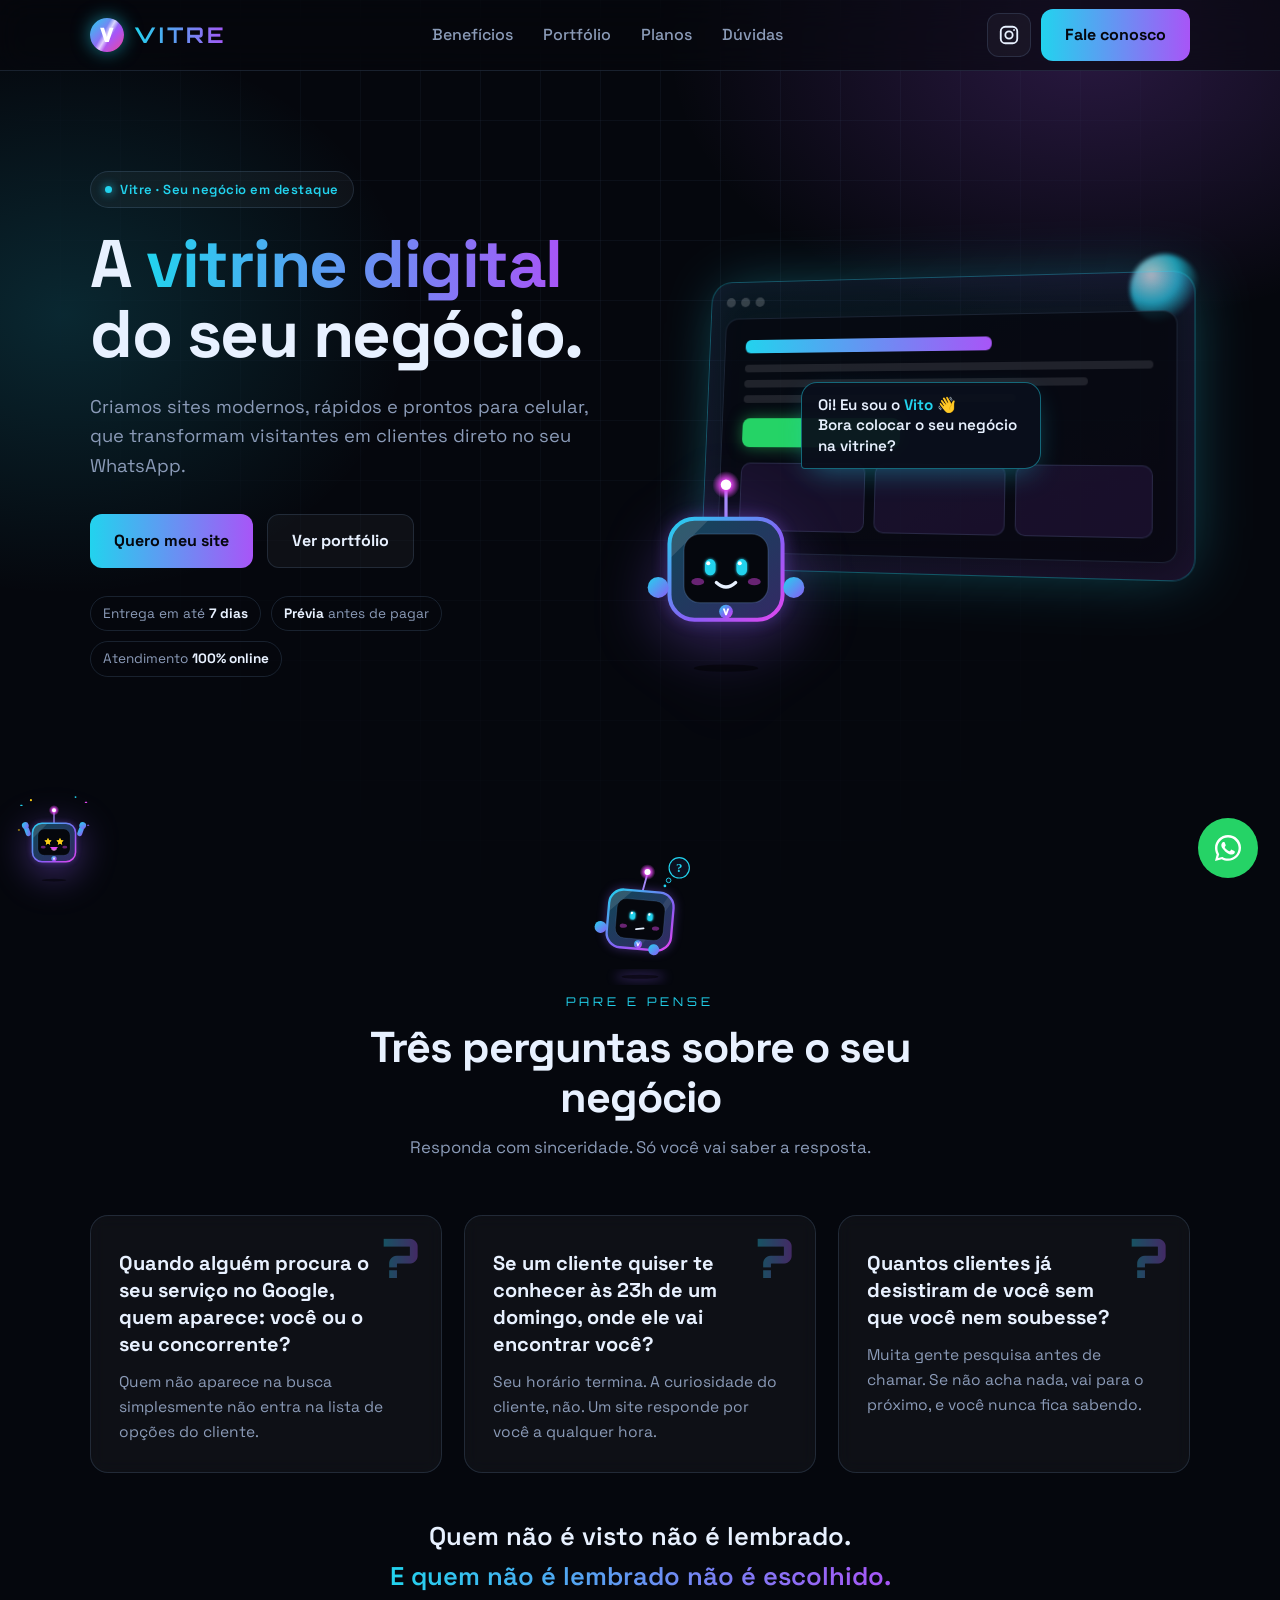
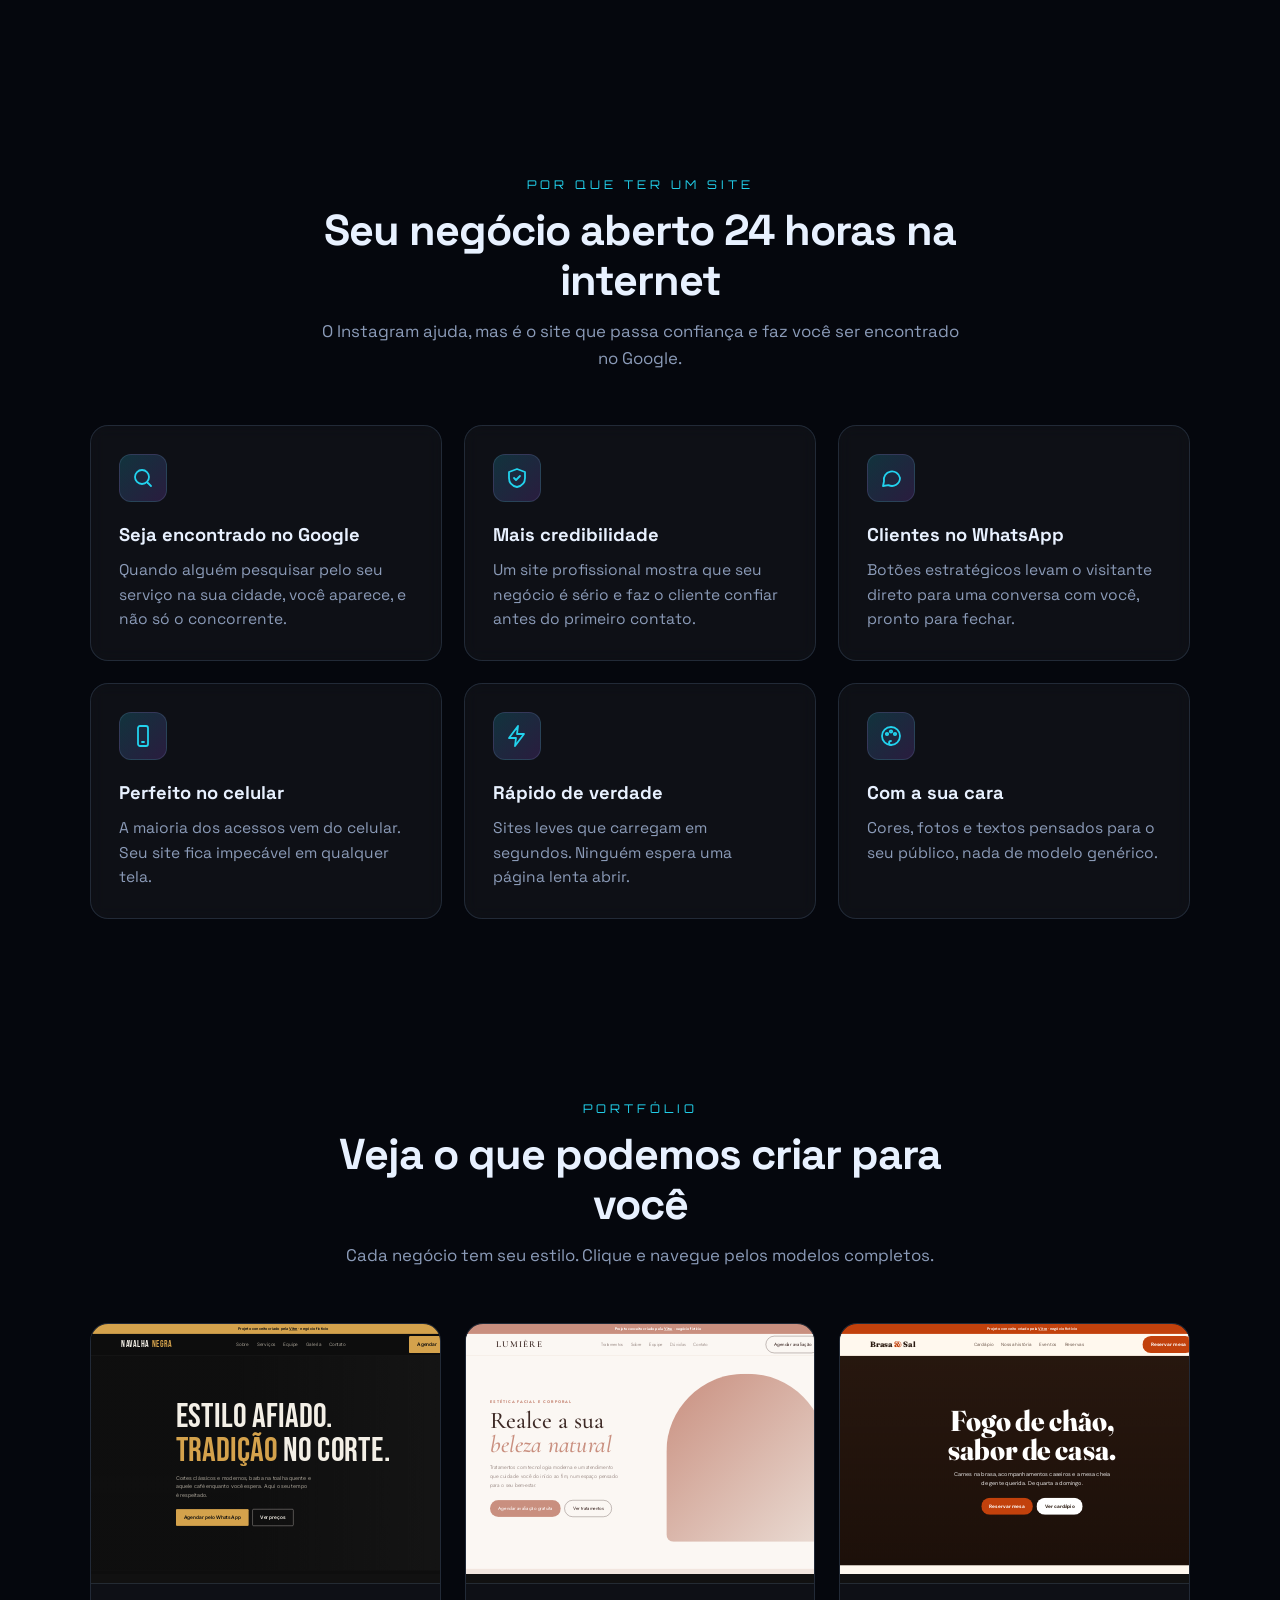
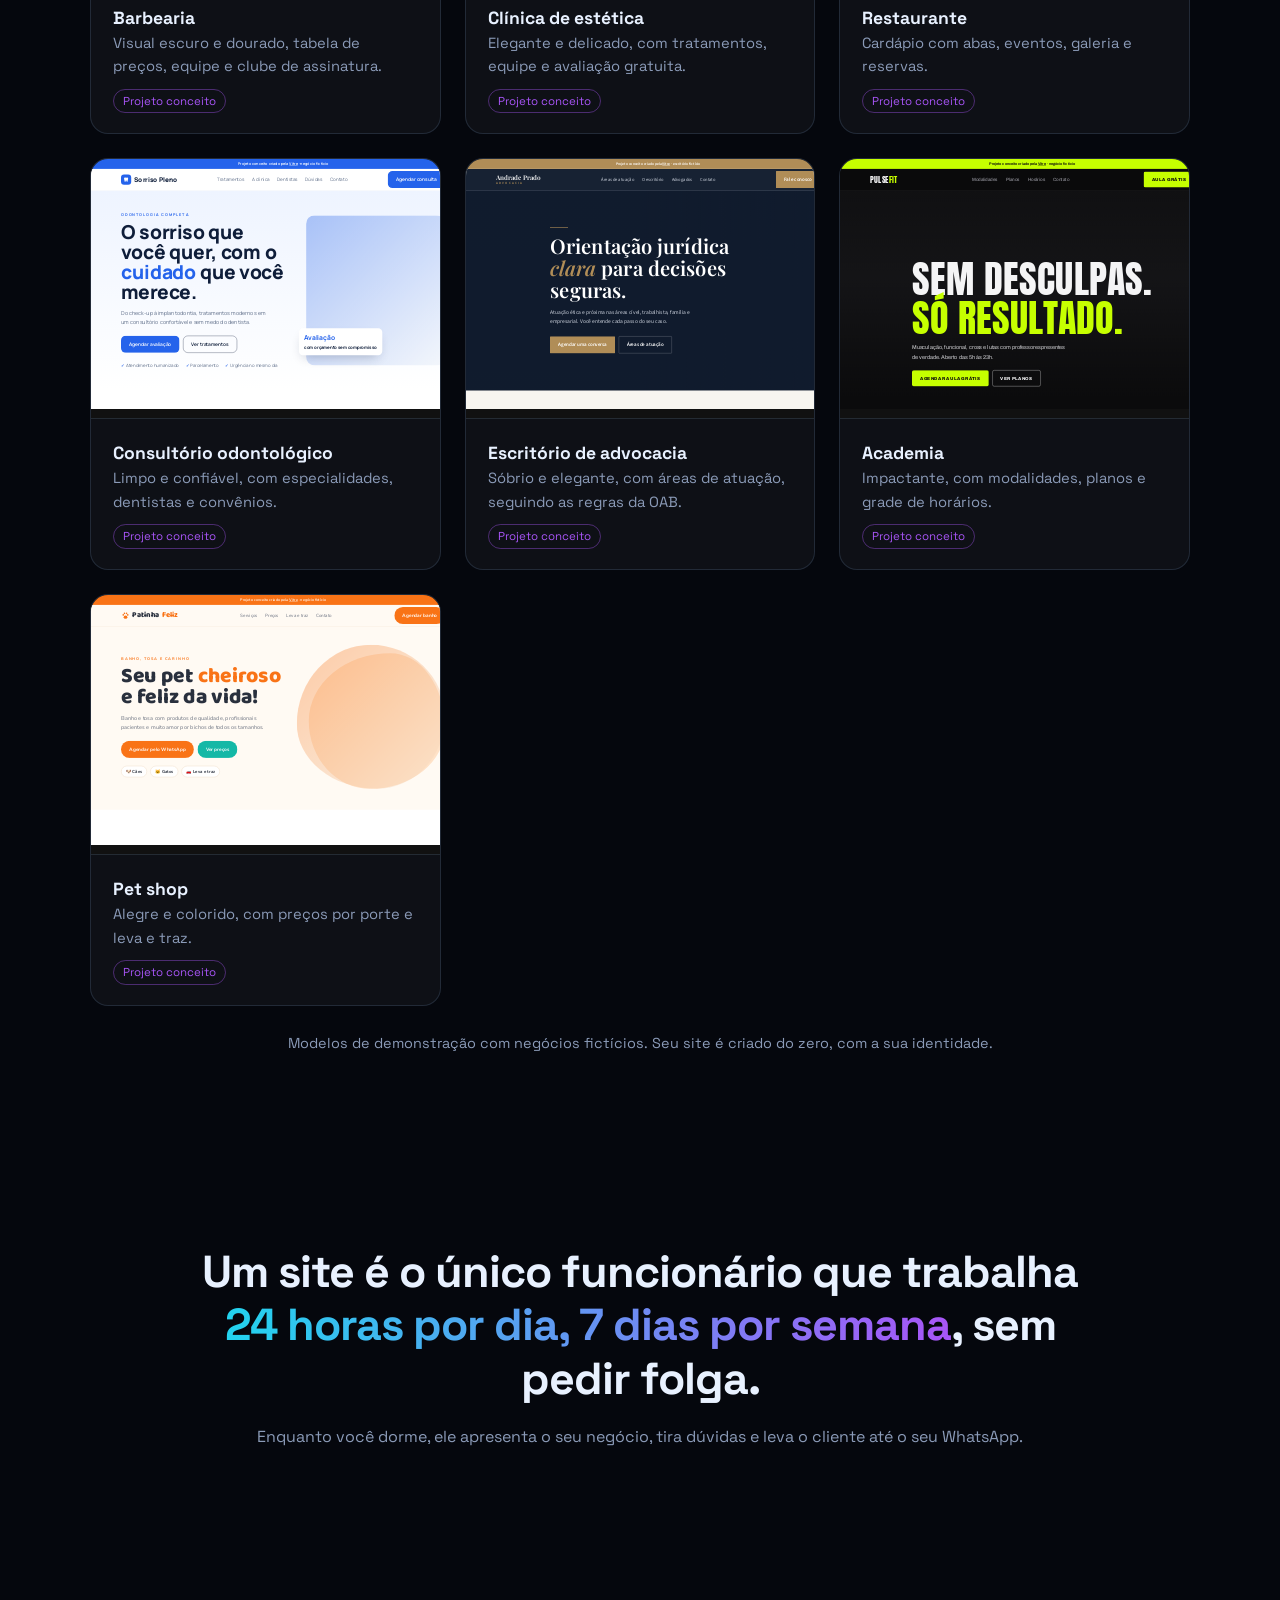
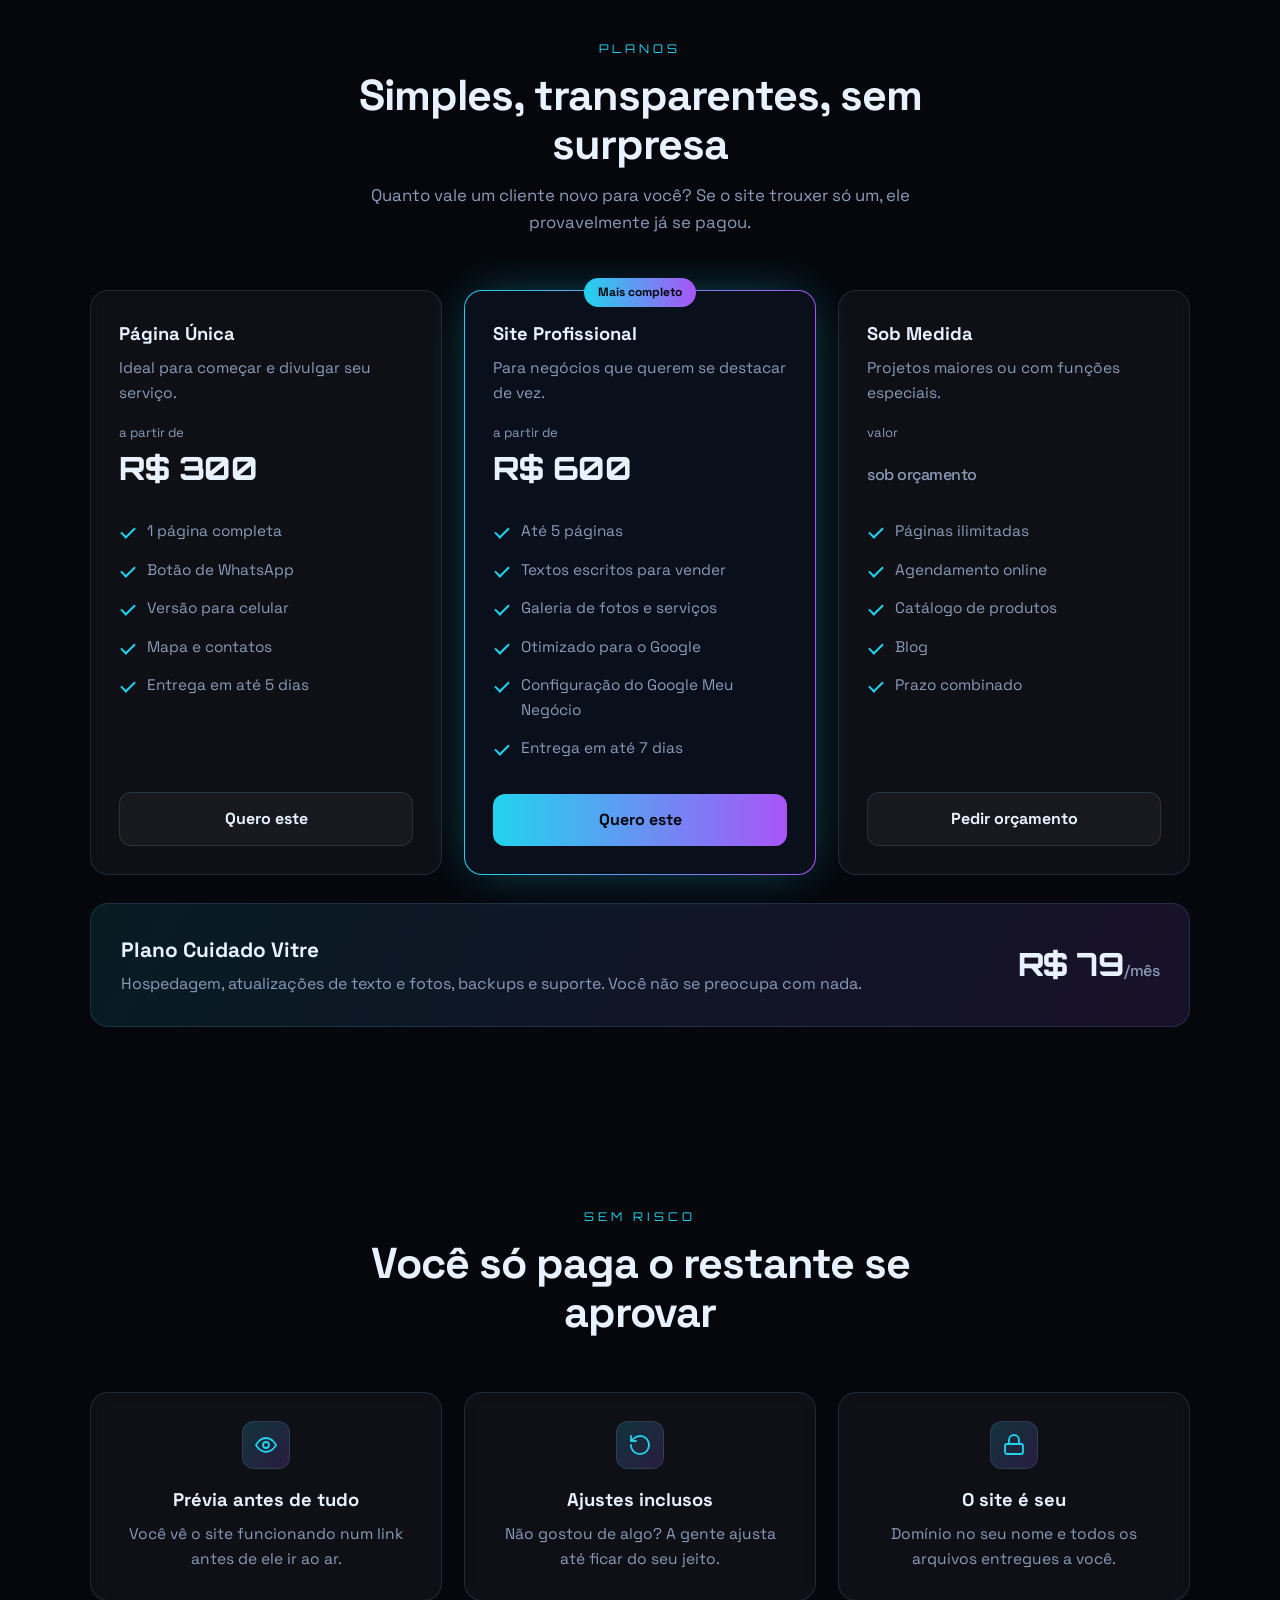
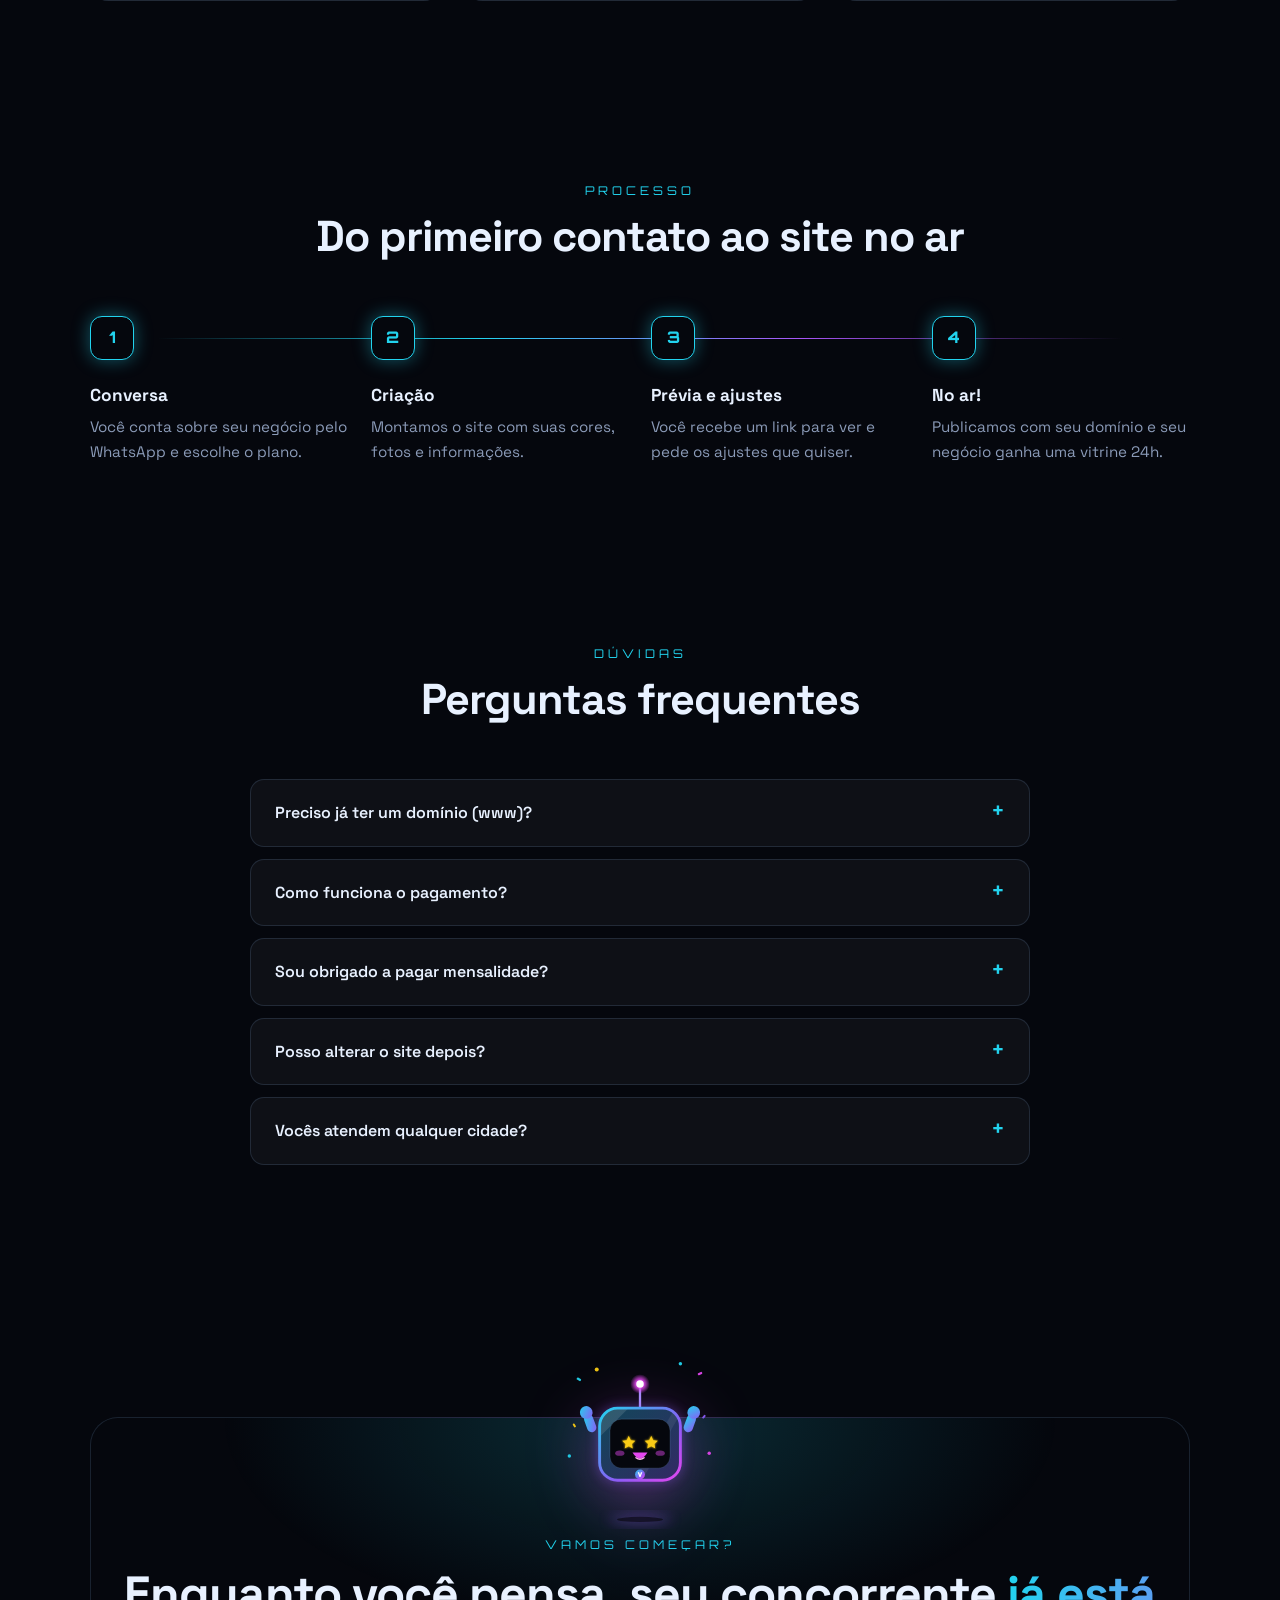
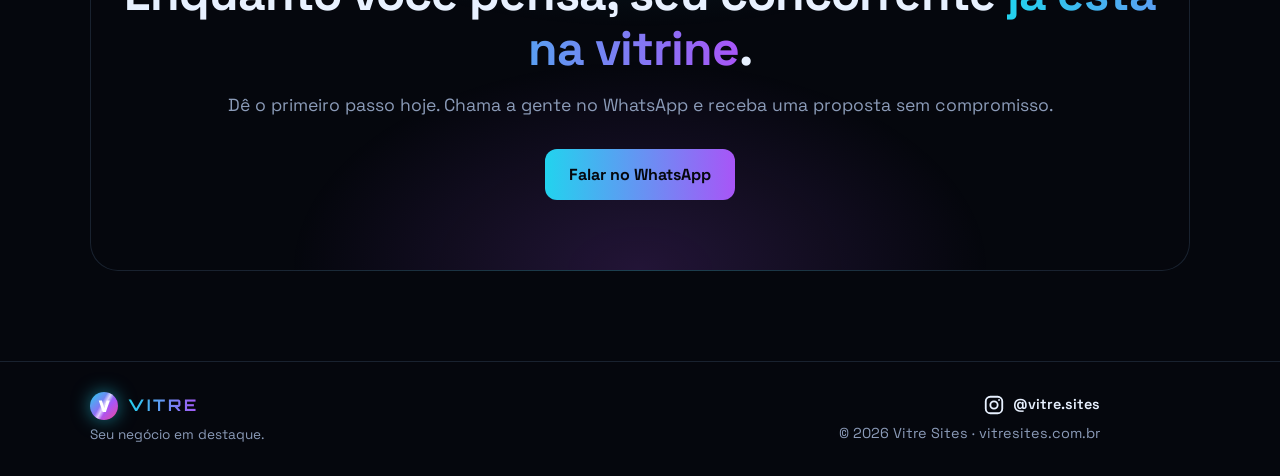
<file: index.html>
<!DOCTYPE html>
<html lang="pt-BR">
<head>
<meta charset="UTF-8">
<meta name="viewport" content="width=device-width, initial-scale=1.0">
<title>Vitre Sites | Seu negócio em destaque</title>
<meta name="description" content="Criamos sites profissionais, rápidos e prontos para celular, com botão de WhatsApp. Seu negócio em destaque na internet.">
<link rel="icon" href="data:image/svg+xml,%3Csvg xmlns=%27http://www.w3.org/2000/svg%27 viewBox=%270 0 100 100%27%3E%3Cdefs%3E%3ClinearGradient id=%27g%27 x1=%270%27 y1=%270%27 x2=%271%27 y2=%271%27%3E%3Cstop offset=%270%27 stop-color=%27%2322d3ee%27/%3E%3Cstop offset=%27.6%27 stop-color=%27%238b5cf6%27/%3E%3Cstop offset=%271%27 stop-color=%27%23ec4899%27/%3E%3C/linearGradient%3E%3C/defs%3E%3Ccircle cx=%2750%27 cy=%2750%27 r=%2750%27 fill=%27url(%23g)%27/%3E%3Cpolygon points=%2730,28 41,28 50,57 59,28 70,28 56,72 44,72%27 fill=%27%23fff%27/%3E%3C/svg%3E">
<link rel="preconnect" href="https://fonts.googleapis.com">
<link href="https://fonts.googleapis.com/css2?family=Orbitron:wght@600;800&family=Space+Grotesk:wght@400;500;600;700&display=swap" rel="stylesheet">
<style>
  :root{
    --bg:#05070d; --bg-2:#0a0f1c; --ink:#e8f1ff; --muted:#8b9bb8;
    --cyan:#22d3ee; --violet:#a855f7; --pink:#ec4899;
    --glass:rgba(255,255,255,.04); --line:rgba(148,197,255,.14);
    --wa:#25d366; --radius:18px;
    --grad:linear-gradient(90deg,var(--cyan),var(--violet));
  }
  *{box-sizing:border-box;margin:0;padding:0}
  html{scroll-behavior:smooth}
  body{font-family:'Space Grotesk',system-ui,sans-serif;background:var(--bg);color:var(--ink);line-height:1.6;overflow-x:hidden}
  a{color:inherit;text-decoration:none}
  .wrap{max-width:1140px;margin:0 auto;padding:0 20px}

  /* Fundo: grade + brilhos */
  .bg-fx{position:fixed;inset:0;z-index:-1;pointer-events:none;
    background:
      radial-gradient(600px 400px at 85% 5%,rgba(168,85,247,.22),transparent 70%),
      radial-gradient(500px 400px at 5% 35%,rgba(34,211,238,.16),transparent 70%),
      var(--bg)}
  .bg-fx::before{content:"";position:absolute;inset:0;
    background-image:linear-gradient(var(--line) 1px,transparent 1px),linear-gradient(90deg,var(--line) 1px,transparent 1px);
    background-size:60px 60px;opacity:.35;
    mask-image:radial-gradient(ellipse at top,#000 20%,transparent 75%);-webkit-mask-image:radial-gradient(ellipse at top,#000 20%,transparent 75%)}

  /* Header */
  header{position:sticky;top:0;z-index:50;background:rgba(5,7,13,.6);backdrop-filter:blur(16px);border-bottom:1px solid var(--line)}
  .nav{display:flex;align-items:center;justify-content:space-between;height:70px}
  .logo{font-family:'Orbitron',sans-serif;font-weight:800;font-size:1.35rem;letter-spacing:3px;display:flex;align-items:center;gap:10px}
  .logo-mark{width:34px;height:34px;border-radius:50%;background:linear-gradient(135deg,var(--cyan),var(--violet) 60%,var(--pink));box-shadow:0 0 18px rgba(34,211,238,.55);position:relative;overflow:hidden;display:grid;place-items:center;flex:none}
  .logo-mark svg{width:52%;height:52%;position:relative;z-index:1}
  .ig-btn{display:inline-grid;place-items:center;width:44px;height:44px;border-radius:12px;border:1px solid var(--line);background:var(--glass);color:var(--ink);transition:.25s}
  .ig-btn:hover{border-color:var(--pink);color:var(--pink);box-shadow:0 0 18px rgba(236,72,153,.35)}
  .ig-btn svg,.ig-link svg{width:22px;height:22px;fill:none;stroke:currentColor;stroke-width:2}
  .ig-btn svg .dot,.ig-link svg .dot{fill:currentColor;stroke:none}
  .nav-actions{display:flex;align-items:center;gap:10px}
  .ig-link{display:inline-flex;align-items:center;gap:8px;color:var(--ink);font-weight:600}
  .ig-link:hover{color:var(--pink)}
  .foot-right{display:flex;flex-direction:column;align-items:flex-end;gap:6px}
  .logo-mark::after{content:"";position:absolute;inset:0;background:linear-gradient(120deg,transparent 40%,rgba(255,255,255,.7) 50%,transparent 60%);animation:shine 3.5s infinite}
  @keyframes shine{0%{transform:translateX(-100%)}60%,100%{transform:translateX(100%)}}
  .logo b{background:var(--grad);-webkit-background-clip:text;background-clip:text;color:transparent}
  .menu{display:flex;gap:30px;font-weight:500;color:var(--muted)}
  .menu a{transition:.2s}.menu a:hover{color:var(--cyan)}
  .btn{display:inline-flex;align-items:center;justify-content:center;gap:8px;padding:13px 24px;border-radius:12px;font-weight:700;transition:.25s;cursor:pointer}
  .btn-glow{background:var(--grad);color:#05070d;box-shadow:0 0 0 rgba(34,211,238,0)}
  .btn-glow:hover{box-shadow:0 0 28px rgba(34,211,238,.55);transform:translateY(-2px)}
  .btn-line{border:1px solid var(--line);background:var(--glass);color:var(--ink)}
  .btn-line:hover{border-color:var(--cyan);color:var(--cyan);box-shadow:0 0 18px rgba(34,211,238,.25)}

  /* Hero */
  .hero{padding:100px 0 80px}
  .hero-grid{display:grid;grid-template-columns:1.05fr .95fr;gap:50px;align-items:center}
  .tag{display:inline-flex;align-items:center;gap:8px;border:1px solid var(--line);background:var(--glass);color:var(--cyan);font-size:.82rem;font-weight:600;padding:7px 14px;border-radius:999px;margin-bottom:22px;letter-spacing:.5px}
  .dot{width:7px;height:7px;border-radius:50%;background:var(--cyan);box-shadow:0 0 10px var(--cyan);animation:pulse 1.8s infinite}
  @keyframes pulse{50%{opacity:.3}}
  h1{font-size:clamp(2.4rem,5.6vw,4.2rem);line-height:1.04;letter-spacing:-1.5px;font-weight:700}
  .grad{background:linear-gradient(90deg,var(--cyan),var(--violet),var(--pink),var(--cyan));background-size:300% 100%;-webkit-background-clip:text;background-clip:text;color:transparent;animation:flow 8s linear infinite}
  @keyframes flow{to{background-position:300% 0}}
  .hero p{font-size:1.15rem;color:var(--muted);margin:22px 0 34px;max-width:520px}
  .hero-actions{display:flex;gap:14px;flex-wrap:wrap}
  .pills{display:flex;gap:10px;flex-wrap:wrap;margin-top:28px}
  .pill{font-size:.85rem;color:var(--muted);border:1px solid var(--line);padding:6px 12px;border-radius:999px}
  .pill b{color:var(--ink)}

  /* Holograma */
  .holo{position:relative;perspective:1200px}
  .holo-card{border:1px solid rgba(34,211,238,.35);background:linear-gradient(160deg,rgba(34,211,238,.08),rgba(168,85,247,.08));border-radius:22px;padding:16px;transform:rotateY(-12deg) rotateX(6deg);box-shadow:0 0 60px -10px rgba(34,211,238,.35),inset 0 0 40px rgba(168,85,247,.08);animation:float 6s ease-in-out infinite}
  @keyframes float{50%{transform:rotateY(-12deg) rotateX(6deg) translateY(-12px)}}
  .holo-bar{display:flex;gap:6px;margin-bottom:12px}.holo-bar i{width:10px;height:10px;border-radius:50%;background:rgba(255,255,255,.18)}
  .holo-screen{background:rgba(5,7,13,.7);border:1px solid var(--line);border-radius:14px;padding:22px;position:relative;overflow:hidden}
  .holo-screen::after{content:"";position:absolute;left:0;right:0;height:40%;top:-40%;background:linear-gradient(transparent,rgba(34,211,238,.12),transparent);animation:scan 3.2s linear infinite}
  @keyframes scan{to{top:110%}}
  .hs-h{height:14px;width:62%;background:var(--grad);border-radius:6px;margin-bottom:12px}
  .hs-p{height:8px;background:rgba(255,255,255,.1);border-radius:5px;margin-bottom:8px}
  .hs-btn{height:30px;width:40%;background:var(--wa);border-radius:8px;margin:16px 0;box-shadow:0 0 16px rgba(37,211,102,.5)}
  .hs-cards{display:grid;grid-template-columns:repeat(3,1fr);gap:10px}
  .hs-cards div{height:70px;border-radius:10px;border:1px solid var(--line);background:rgba(168,85,247,.1)}
  .orb{position:absolute;border-radius:50%;filter:blur(2px)}
  .orb.o1{width:70px;height:70px;background:radial-gradient(circle at 30% 30%,#fff,var(--cyan) 40%,transparent 70%);top:-20px;right:-10px;opacity:.7}
  .orb.o2{width:40px;height:40px;background:radial-gradient(circle at 30% 30%,#fff,var(--violet) 40%,transparent 70%);bottom:-10px;left:-14px;opacity:.7}

  /* Seções */
  section{padding:90px 0}
  .sec-head{text-align:center;max-width:660px;margin:0 auto 54px}
  .kicker{font-family:'Orbitron',sans-serif;font-size:.75rem;letter-spacing:4px;color:var(--cyan);margin-bottom:12px;display:block}
  .sec-head h2{font-size:clamp(1.9rem,3.8vw,2.7rem);letter-spacing:-1px;line-height:1.15;margin-bottom:12px}
  .sec-head p{color:var(--muted);font-size:1.05rem}

  .grid-3{display:grid;grid-template-columns:repeat(3,1fr);gap:22px}
  .card{position:relative;background:var(--glass);border:1px solid var(--line);border-radius:var(--radius);padding:28px;transition:.3s;backdrop-filter:blur(8px)}
  .card:hover{transform:translateY(-5px);border-color:rgba(34,211,238,.5);box-shadow:0 0 34px -8px rgba(34,211,238,.35)}
  .icon{width:48px;height:48px;border-radius:12px;display:grid;place-items:center;margin-bottom:18px;background:linear-gradient(135deg,rgba(34,211,238,.18),rgba(168,85,247,.18));border:1px solid var(--line)}
  .icon svg{width:24px;height:24px;stroke:var(--cyan);fill:none;stroke-width:1.8;stroke-linecap:round;stroke-linejoin:round}
  .card h3{font-size:1.15rem;margin-bottom:8px}
  .card p{color:var(--muted);font-size:.97rem}

  /* Portfólio */
  .port{display:grid;grid-template-columns:repeat(3,1fr);gap:24px}
  .proj{border:1px solid var(--line);border-radius:var(--radius);overflow:hidden;background:var(--glass);transition:.3s;display:block}
  .proj:hover{border-color:rgba(168,85,247,.6);box-shadow:0 0 40px -10px rgba(168,85,247,.5);transform:translateY(-6px)}
  .frame{position:relative;height:260px;overflow:hidden;background:#111;border-bottom:1px solid var(--line)}
  .frame iframe{width:1280px;height:832px;border:0;transform:scale(.3);transform-origin:0 0;pointer-events:none;position:absolute;top:0;left:0}
  .frame::after{content:"Ver site →";position:absolute;inset:0;display:grid;place-items:center;background:rgba(5,7,13,.6);color:var(--cyan);font-weight:700;opacity:0;transition:.3s}
  .proj:hover .frame::after{opacity:1}
  .proj-body{padding:20px 22px}
  .proj-body h3{font-size:1.1rem}
  .proj-body p{color:var(--muted);font-size:.92rem}
  .chip{display:inline-block;font-size:.72rem;color:var(--violet);border:1px solid rgba(168,85,247,.4);padding:2px 9px;border-radius:999px;margin-top:10px}
  .port-note{text-align:center;color:var(--muted);font-size:.9rem;margin-top:26px}

  /* Planos */
  .plan{display:flex;flex-direction:column}
  .plan.featured{border:1px solid transparent;background:linear-gradient(var(--bg-2),var(--bg-2)) padding-box,var(--grad) border-box;box-shadow:0 0 50px -12px rgba(34,211,238,.45)}
  .badge{position:absolute;top:-13px;left:50%;transform:translateX(-50%);background:var(--grad);color:#05070d;font-size:.75rem;font-weight:700;padding:5px 14px;border-radius:999px;white-space:nowrap}
  .from{font-size:.82rem;color:var(--muted);margin-top:16px}
  .price{font-family:'Orbitron',sans-serif;font-size:2rem;font-weight:800;letter-spacing:-.5px}
  .price small{font-family:'Space Grotesk';font-size:1rem;font-weight:500;color:var(--muted)}
  .plan ul{list-style:none;margin:18px 0 26px;flex:1}
  .plan li{padding:7px 0 7px 28px;position:relative;color:var(--muted);font-size:.96rem}
  .plan li::before{content:"";position:absolute;left:2px;top:15px;width:12px;height:6px;border-left:2px solid var(--cyan);border-bottom:2px solid var(--cyan);transform:rotate(-45deg)}
  .care{margin-top:28px;border:1px solid var(--line);background:linear-gradient(120deg,rgba(34,211,238,.1),rgba(168,85,247,.12));border-radius:var(--radius);padding:30px;display:flex;justify-content:space-between;align-items:center;gap:20px;flex-wrap:wrap}
  .care h3{font-size:1.3rem;margin-bottom:4px}
  .care p{color:var(--muted)}

  /* Garantias */
  .trust{display:grid;grid-template-columns:repeat(3,1fr);gap:22px}
  .trust .card{text-align:center}
  .trust .icon{margin:0 auto 16px}

  /* Etapas */
  .steps{display:grid;grid-template-columns:repeat(4,1fr);gap:22px;position:relative}
  .steps::before{content:"";position:absolute;top:22px;left:6%;right:6%;height:1px;background:linear-gradient(90deg,transparent,var(--cyan),var(--violet),transparent)}
  .step{position:relative;padding-top:66px}
  .step .n{position:absolute;top:0;left:0;width:44px;height:44px;border-radius:12px;background:var(--bg);border:1px solid var(--cyan);color:var(--cyan);font-family:'Orbitron';font-weight:800;display:grid;place-items:center;box-shadow:0 0 18px rgba(34,211,238,.4)}
  .step h3{font-size:1.08rem;margin-bottom:6px}
  .step p{color:var(--muted);font-size:.95rem}

  /* FAQ */
  .faq{max-width:780px;margin:0 auto}
  details{background:var(--glass);border:1px solid var(--line);border-radius:14px;padding:20px 24px;margin-bottom:12px;transition:.2s}
  details[open]{border-color:rgba(34,211,238,.45)}
  summary{font-weight:600;cursor:pointer;list-style:none;display:flex;justify-content:space-between;gap:16px}
  summary::-webkit-details-marker{display:none}
  summary::after{content:"+";color:var(--cyan);font-size:1.4rem;line-height:1}
  details[open] summary::after{content:"–"}
  details p{color:var(--muted);margin-top:12px}

  /* CTA */
  .cta-box{text-align:center;border:1px solid var(--line);border-radius:28px;padding:70px 24px;background:radial-gradient(600px 300px at 50% 0,rgba(34,211,238,.18),transparent 70%),radial-gradient(500px 300px at 50% 100%,rgba(168,85,247,.18),transparent 70%)}
  .cta-box h2{font-size:clamp(1.9rem,4.2vw,3rem);letter-spacing:-1px;line-height:1.15;margin-bottom:14px}
  .cta-box p{color:var(--muted);font-size:1.1rem;margin-bottom:30px}

  footer{border-top:1px solid var(--line);padding:30px 0;color:var(--muted);font-size:.9rem}
  .foot{display:flex;justify-content:space-between;align-items:center;flex-wrap:wrap;gap:12px}


  /* Pare e pense */
  .think{display:grid;grid-template-columns:repeat(3,1fr);gap:22px}
  .q{position:relative;padding:34px 28px 28px}
  .q::before{content:"?";position:absolute;top:14px;right:22px;font-family:'Orbitron',sans-serif;font-size:3.4rem;font-weight:800;line-height:1;background:var(--grad);-webkit-background-clip:text;background-clip:text;color:transparent;opacity:.35}
  .q h3{font-size:1.25rem;line-height:1.35;margin-bottom:12px;padding-right:34px}
  .think-end{text-align:center;margin-top:46px;font-size:clamp(1.2rem,2.6vw,1.6rem);font-weight:600;line-height:1.4}
  .think-end .grad{display:inline-block;margin-top:4px}
  /* Frase de impacto */
  .statement{text-align:center;padding:100px 0}
  .statement p{font-size:clamp(1.6rem,4vw,2.8rem);font-weight:700;letter-spacing:-1px;line-height:1.2;max-width:900px;margin:0 auto}
  .statement small{display:block;margin-top:18px;color:var(--muted);font-size:1rem;font-weight:400;letter-spacing:0}
  .slogan{color:var(--muted);font-size:.85rem;margin-top:4px}
  @media (max-width:900px){.think{grid-template-columns:1fr}.statement{padding:70px 0}}

  /* WhatsApp flutuante */
  .wa-float{position:fixed;right:22px;bottom:22px;width:60px;height:60px;border-radius:50%;background:var(--wa);display:grid;place-items:center;box-shadow:0 0 0 0 rgba(37,211,102,.6);z-index:60;animation:ring 2.4s infinite}
  @keyframes ring{70%{box-shadow:0 0 0 16px rgba(37,211,102,0)}100%{box-shadow:0 0 0 0 rgba(37,211,102,0)}}
  .wa-float svg{width:32px;height:32px;fill:#fff}

  /* Revelar ao rolar */
  .reveal{opacity:0;transform:translateY(26px);transition:opacity .7s ease,transform .7s ease}
  .reveal.on{opacity:1;transform:none}

  @media (max-width:900px){
    .hero-grid,.grid-3,.port,.trust{grid-template-columns:1fr}
    .steps{grid-template-columns:1fr 1fr}.steps::before{display:none}
    .holo{max-width:440px;margin:10px auto 0;width:100%}
    .menu{display:none}
    .plan.featured{order:-1}
    .frame iframe{transform:scale(.36)}
  }
  @media (max-width:520px){
    .steps{grid-template-columns:1fr}
    .hero{padding:60px 0 50px}
    section{padding:64px 0}
    .nav .btn{padding:10px 14px;font-size:.88rem}
    .logo{font-size:1.1rem}
    .frame iframe{transform:scale(.28)}
  }
  @media (prefers-reduced-motion:reduce){*{animation:none!important;transition:none!important}.reveal{opacity:1;transform:none}}
  @media (min-width:901px){.foot{padding-right:110px}}
  @media (max-width:900px){footer{padding-bottom:110px}.foot-right{align-items:flex-start}}

  /* Vito, o mascote */
  @keyframes bob{0%,100%{transform:translateY(0) rotate(-3deg)}50%{transform:translateY(-14px) rotate(3deg)}}
  @keyframes pop{0%{opacity:0;transform:translateY(10px) scale(.9)}100%{opacity:1;transform:none}}
  .vito-hero{position:absolute;left:-70px;bottom:-110px;width:210px;z-index:3;animation:bob 4.5s ease-in-out infinite;filter:drop-shadow(0 20px 30px rgba(139,92,246,.35))}
  .vito-say,.vm-say{position:absolute;left:110px;bottom:105px;z-index:4;max-width:240px;background:rgba(10,15,28,.94);border:1px solid rgba(34,211,238,.45);color:var(--ink);font-size:.95rem;font-weight:600;line-height:1.35;padding:12px 16px;border-radius:16px 16px 16px 4px;box-shadow:0 10px 30px -10px rgba(34,211,238,.45);opacity:0;transform:translateY(8px);transition:opacity .35s,transform .35s;pointer-events:none}
  .vito-say.show,.vm-say.show{opacity:1;transform:none}
  .vito-say b,.vm-say b{color:var(--cyan)}
  .vito-hero{cursor:pointer;outline:none;-webkit-tap-highlight-color:transparent}
  .vito-hero:focus-visible{outline:2px solid var(--cyan);outline-offset:6px;border-radius:24px}
  .vito-hero svg,.vm-bot svg{display:block;width:100%;height:auto;overflow:visible}
  .v-face{transition:transform .18s ease-out}
  .v-eyes{transform-box:fill-box;transform-origin:center;transition:transform .08s}
  .v-blink .v-eyes{transform:scaleY(.12)}
  .v-orb{animation:vorb 2.2s ease-in-out infinite}
  @keyframes vorb{50%{opacity:.45}}
  .v-jump svg{animation:vjump .55s cubic-bezier(.3,1.6,.5,1)}
  @keyframes vjump{0%{transform:translateY(0) scale(1)}30%{transform:translateY(-26px) scale(1.06,.94)}60%{transform:translateY(0) scale(.96,1.04)}100%{transform:none}}
  .v-hearts,.v-confetti{animation:vfloat 1.6s ease-out infinite}
  @keyframes vfloat{0%{transform:translateY(8px);opacity:.3}50%{opacity:1}100%{transform:translateY(-14px);opacity:.2}}
  .vito-mini{position:fixed;left:14px;bottom:14px;z-index:62;opacity:0;pointer-events:none;transform:translateY(24px);transition:opacity .4s,transform .4s}
  .vito-mini.on{opacity:1;pointer-events:auto;transform:none}
  .vm-bot{display:block;width:80px;background:none;border:0;padding:0;cursor:pointer;animation:bob 4.5s ease-in-out infinite;filter:drop-shadow(0 10px 18px rgba(139,92,246,.45));-webkit-tap-highlight-color:transparent}
  .vm-say{left:86px;bottom:34px;width:max-content;max-width:min(250px,calc(100vw - 200px))}
  .vm-menu{position:absolute;left:0;bottom:104px;width:250px;display:none;background:#0a0f1c;border:1px solid rgba(34,211,238,.4);border-radius:18px;padding:12px;box-shadow:0 20px 50px -15px rgba(0,0,0,.7)}
  body.vito-on .wa-tip{opacity:0;pointer-events:none}
  .vm-menu.open{display:grid;gap:6px;animation:pop .3s ease}
  .vm-head{display:flex;justify-content:space-between;align-items:center;padding:4px 4px 8px;font-size:.95rem}
  .vm-close{background:none;border:0;color:var(--muted);font-size:1.3rem;cursor:pointer;line-height:1}
  .vm-menu a,.vm-fun{display:block;text-align:left;font:inherit;font-size:.92rem;font-weight:600;color:var(--ink);background:rgba(255,255,255,.04);border:1px solid var(--line);border-radius:12px;padding:10px 12px;cursor:pointer;transition:.2s}
  .vm-menu a:hover,.vm-fun:hover{border-color:var(--cyan);color:var(--cyan)}
  .vm-menu a.wa-link{background:rgba(37,211,102,.12);border-color:rgba(37,211,102,.45)}
  .vito-say b{color:var(--cyan)}
  .vito-think{display:block;width:120px;margin:0 auto 6px;animation:bob 5s ease-in-out infinite}
  .vito-party{display:block;width:150px;margin:-130px auto 4px;animation:bob 3.5s ease-in-out infinite;filter:drop-shadow(0 18px 30px rgba(226,70,239,.35))}
  .cta-box{position:relative}
  section.cta-sec{padding-top:150px}
  .wa-tip{position:fixed;right:92px;bottom:30px;z-index:61;display:flex;align-items:center;gap:10px;background:rgba(10,15,28,.95);border:1px solid rgba(37,211,102,.5);border-radius:16px;padding:8px 34px 8px 8px;box-shadow:0 12px 30px -10px rgba(0,0,0,.6);color:var(--ink);font-size:.92rem;font-weight:600;opacity:0;pointer-events:none;transform:translateY(10px);transition:.4s}
  .wa-tip.show{opacity:1;pointer-events:auto;transform:none}
  .wa-tip img{width:44px;height:50px;object-fit:contain}
  .wa-tip small{display:block;color:var(--muted);font-weight:500;font-size:.8rem}
  .wa-tip button{position:absolute;top:4px;right:6px;background:none;border:0;color:var(--muted);font-size:1.1rem;cursor:pointer;line-height:1;padding:4px}
  @media (max-width:900px){
    .vito-hero{width:150px;left:-6px;bottom:-90px}
    .hero{padding-bottom:140px}
    .vito-say{left:118px;bottom:40px;max-width:200px;font-size:.88rem}
    .wa-tip{right:86px;bottom:30px;max-width:190px;padding:6px 30px 6px 6px;font-size:.85rem}
    .wa-tip small{display:none}
    .wa-tip img{width:34px;height:40px}
  }
  @media (prefers-reduced-motion:reduce){.vm-bot,.vito-hero{animation:none}}
</style>
</head>
<body>
<div class="bg-fx"></div>

<!-- O número do WhatsApp fica na constante WHATSAPP no final deste arquivo -->

<header>
  <div class="wrap nav">
    <a href="#" class="logo" aria-label="Vitre"><span class="logo-mark"><svg viewBox="0 0 100 100" aria-hidden="true"><polygon points="12,10 34,10 50,62 66,10 88,10 61,90 39,90" fill="#fff"/></svg></span><b>VITRE</b></a>
    <nav class="menu">
      <a href="#beneficios">Benefícios</a>
      <a href="#portfolio">Portfólio</a>
      <a href="#planos">Planos</a>
      <a href="#duvidas">Dúvidas</a>
    </nav>
    <div class="nav-actions">
      <a class="ig-btn" href="https://instagram.com/vitre.sites" target="_blank" rel="noopener" aria-label="Instagram da Vitre (@vitre.sites)"><svg viewBox="0 0 24 24" aria-hidden="true"><rect x="3" y="3" width="18" height="18" rx="5"/><circle cx="12" cy="12" r="4"/><circle cx="17.5" cy="6.5" r="1" class="dot"/></svg></a>
      <a class="btn btn-glow wa-link" href="#">Fale conosco</a>
    </div>
  </div>
</header>

<main>
  <section class="hero">
    <div class="wrap hero-grid">
      <div>
        <span class="tag"><span class="dot"></span>Vitre · Seu negócio em destaque</span>
        <h1>A <span class="grad">vitrine digital</span> do seu negócio.</h1>
        <p>Criamos sites modernos, rápidos e prontos para celular, que transformam visitantes em clientes direto no seu WhatsApp.</p>
        <div class="hero-actions">
          <a class="btn btn-glow wa-link" href="#">Quero meu site</a>
          <a class="btn btn-line" href="#portfolio">Ver portfólio</a>
        </div>
        <div class="pills">
          <span class="pill">Entrega em até <b>7 dias</b></span>
          <span class="pill"><b>Prévia</b> antes de pagar</span>
          <span class="pill">Atendimento <b>100% online</b></span>
        </div>
      </div>
      <div class="holo">
        <span class="orb o1" aria-hidden="true"></span><span class="orb o2" aria-hidden="true"></span>
        <div class="holo-card" aria-hidden="true">
          <div class="holo-bar"><i></i><i></i><i></i></div>
          <div class="holo-screen">
            <div class="hs-h"></div>
            <div class="hs-p"></div><div class="hs-p" style="width:85%"></div><div class="hs-p" style="width:68%"></div>
            <div class="hs-btn"></div>
            <div class="hs-cards"><div></div><div></div><div></div></div>
          </div>
        </div>
        <div class="vito-hero" id="vitoHero" role="button" tabindex="0" aria-label="Vito, o mascote da Vitre. Toque para brincar com ele"></div>
        <div class="vito-say" id="vitoSay" aria-live="polite"></div>
      </div>
    </div>
  </section>

  <section id="pense">
    <div class="wrap">
      <div class="sec-head reveal">
        <img class="vito-think" src="img/vito-pensando.svg" alt="Vito, o mascote da Vitre, pensando">
        <span class="kicker">PARE E PENSE</span>
        <h2>Três perguntas sobre o seu negócio</h2>
        <p>Responda com sinceridade. Só você vai saber a resposta.</p>
      </div>
      <div class="think">
        <div class="card q reveal"><h3>Quando alguém procura o seu serviço no Google, quem aparece: você ou o seu concorrente?</h3><p>Quem não aparece na busca simplesmente não entra na lista de opções do cliente.</p></div>
        <div class="card q reveal"><h3>Se um cliente quiser te conhecer às 23h de um domingo, onde ele vai encontrar você?</h3><p>Seu horário termina. A curiosidade do cliente, não. Um site responde por você a qualquer hora.</p></div>
        <div class="card q reveal"><h3>Quantos clientes já desistiram de você sem que você nem soubesse?</h3><p>Muita gente pesquisa antes de chamar. Se não acha nada, vai para o próximo, e você nunca fica sabendo.</p></div>
      </div>
      <p class="think-end reveal">Quem não é visto não é lembrado.<br><span class="grad">E quem não é lembrado não é escolhido.</span></p>
    </div>
  </section>

  <section id="beneficios">
    <div class="wrap">
      <div class="sec-head reveal">
        <span class="kicker">POR QUE TER UM SITE</span>
        <h2>Seu negócio aberto 24 horas na internet</h2>
        <p>O Instagram ajuda, mas é o site que passa confiança e faz você ser encontrado no Google.</p>
      </div>
      <div class="grid-3">
        <div class="card reveal"><div class="icon"><svg viewBox="0 0 24 24"><circle cx="11" cy="11" r="7"/><path d="m20 20-3.5-3.5"/></svg></div><h3>Seja encontrado no Google</h3><p>Quando alguém pesquisar pelo seu serviço na sua cidade, você aparece, e não só o concorrente.</p></div>
        <div class="card reveal"><div class="icon"><svg viewBox="0 0 24 24"><path d="M12 3 4 6v6c0 5 3.5 8 8 9 4.5-1 8-4 8-9V6z"/><path d="m9 12 2 2 4-4"/></svg></div><h3>Mais credibilidade</h3><p>Um site profissional mostra que seu negócio é sério e faz o cliente confiar antes do primeiro contato.</p></div>
        <div class="card reveal"><div class="icon"><svg viewBox="0 0 24 24"><path d="M21 12a8 8 0 0 1-11.6 7.1L4 20l1-4.8A8 8 0 1 1 21 12z"/></svg></div><h3>Clientes no WhatsApp</h3><p>Botões estratégicos levam o visitante direto para uma conversa com você, pronto para fechar.</p></div>
        <div class="card reveal"><div class="icon"><svg viewBox="0 0 24 24"><rect x="7" y="2" width="10" height="20" rx="2"/><path d="M11 18h2"/></svg></div><h3>Perfeito no celular</h3><p>A maioria dos acessos vem do celular. Seu site fica impecável em qualquer tela.</p></div>
        <div class="card reveal"><div class="icon"><svg viewBox="0 0 24 24"><path d="M13 2 4 14h7l-1 8 9-12h-7z"/></svg></div><h3>Rápido de verdade</h3><p>Sites leves que carregam em segundos. Ninguém espera uma página lenta abrir.</p></div>
        <div class="card reveal"><div class="icon"><svg viewBox="0 0 24 24"><circle cx="12" cy="12" r="9"/><circle cx="8" cy="10" r="1.2"/><circle cx="12" cy="7.5" r="1.2"/><circle cx="16" cy="10" r="1.2"/><path d="M12 21c-1.5 0-2-1-2-2s1-2 2-2"/></svg></div><h3>Com a sua cara</h3><p>Cores, fotos e textos pensados para o seu público, nada de modelo genérico.</p></div>
      </div>
    </div>
  </section>

  <section id="portfolio">
    <div class="wrap">
      <div class="sec-head reveal">
        <span class="kicker">PORTFÓLIO</span>
        <h2>Veja o que podemos criar para você</h2>
        <p>Cada negócio tem seu estilo. Clique e navegue pelos modelos completos.</p>
      </div>
      <div class="port">
        <a class="proj reveal" href="modelos/barbearia.html" target="_blank">
          <div class="frame"><iframe src="modelos/barbearia.html" loading="lazy" tabindex="-1" title="Prévia Barbearia"></iframe></div>
          <div class="proj-body"><h3>Barbearia</h3><p>Visual escuro e dourado, tabela de preços, equipe e clube de assinatura.</p><span class="chip">Projeto conceito</span></div>
        </a>
        <a class="proj reveal" href="modelos/estetica.html" target="_blank">
          <div class="frame"><iframe src="modelos/estetica.html" loading="lazy" tabindex="-1" title="Prévia Clínica de estética"></iframe></div>
          <div class="proj-body"><h3>Clínica de estética</h3><p>Elegante e delicado, com tratamentos, equipe e avaliação gratuita.</p><span class="chip">Projeto conceito</span></div>
        </a>
        <a class="proj reveal" href="modelos/restaurante.html" target="_blank">
          <div class="frame"><iframe src="modelos/restaurante.html" loading="lazy" tabindex="-1" title="Prévia Restaurante"></iframe></div>
          <div class="proj-body"><h3>Restaurante</h3><p>Cardápio com abas, eventos, galeria e reservas.</p><span class="chip">Projeto conceito</span></div>
        </a>
        <a class="proj reveal" href="modelos/dentista.html" target="_blank">
          <div class="frame"><iframe src="modelos/dentista.html" loading="lazy" tabindex="-1" title="Prévia Consultório odontológico"></iframe></div>
          <div class="proj-body"><h3>Consultório odontológico</h3><p>Limpo e confiável, com especialidades, dentistas e convênios.</p><span class="chip">Projeto conceito</span></div>
        </a>
        <a class="proj reveal" href="modelos/advocacia.html" target="_blank">
          <div class="frame"><iframe src="modelos/advocacia.html" loading="lazy" tabindex="-1" title="Prévia Escritório de advocacia"></iframe></div>
          <div class="proj-body"><h3>Escritório de advocacia</h3><p>Sóbrio e elegante, com áreas de atuação, seguindo as regras da OAB.</p><span class="chip">Projeto conceito</span></div>
        </a>
        <a class="proj reveal" href="modelos/academia.html" target="_blank">
          <div class="frame"><iframe src="modelos/academia.html" loading="lazy" tabindex="-1" title="Prévia Academia"></iframe></div>
          <div class="proj-body"><h3>Academia</h3><p>Impactante, com modalidades, planos e grade de horários.</p><span class="chip">Projeto conceito</span></div>
        </a>
        <a class="proj reveal" href="modelos/petshop.html" target="_blank">
          <div class="frame"><iframe src="modelos/petshop.html" loading="lazy" tabindex="-1" title="Prévia Pet shop"></iframe></div>
          <div class="proj-body"><h3>Pet shop</h3><p>Alegre e colorido, com preços por porte e leva e traz.</p><span class="chip">Projeto conceito</span></div>
        </a>
      </div>
      <p class="port-note">Modelos de demonstração com negócios fictícios. Seu site é criado do zero, com a sua identidade.</p>
    </div>
  </section>

  <section class="statement">
    <div class="wrap reveal">
      <p>Um site é o único funcionário que trabalha <span class="grad">24 horas por dia, 7 dias por semana</span>, sem pedir folga.</p>
      <small>Enquanto você dorme, ele apresenta o seu negócio, tira dúvidas e leva o cliente até o seu WhatsApp.</small>
    </div>
  </section>

  <section id="planos">
    <div class="wrap">
      <div class="sec-head reveal">
        <span class="kicker">PLANOS</span>
        <h2>Simples, transparentes, sem surpresa</h2>
        <p>Quanto vale um cliente novo para você? Se o site trouxer só um, ele provavelmente já se pagou.</p>
      </div>
      <div class="grid-3">
        <div class="card plan reveal">
          <h3>Página Única</h3>
          <p>Ideal para começar e divulgar seu serviço.</p>
          <div class="from">a partir de</div>
          <div class="price">R$ 300</div>
          <ul>
            <li>1 página completa</li>
            <li>Botão de WhatsApp</li>
            <li>Versão para celular</li>
            <li>Mapa e contatos</li>
            <li>Entrega em até 5 dias</li>
          </ul>
          <a class="btn btn-line wa-link" data-msg="Olá! Tenho interesse no plano Página Única." href="#">Quero este</a>
        </div>
        <div class="card plan featured reveal">
          <span class="badge">Mais completo</span>
          <h3>Site Profissional</h3>
          <p>Para negócios que querem se destacar de vez.</p>
          <div class="from">a partir de</div>
          <div class="price">R$ 600</div>
          <ul>
            <li>Até 5 páginas</li>
            <li>Textos escritos para vender</li>
            <li>Galeria de fotos e serviços</li>
            <li>Otimizado para o Google</li>
            <li>Configuração do Google Meu Negócio</li>
            <li>Entrega em até 7 dias</li>
          </ul>
          <a class="btn btn-glow wa-link" data-msg="Olá! Tenho interesse no plano Site Profissional." href="#">Quero este</a>
        </div>
        <div class="card plan reveal">
          <h3>Sob Medida</h3>
          <p>Projetos maiores ou com funções especiais.</p>
          <div class="from">valor</div>
          <div class="price"><small>sob orçamento</small></div>
          <ul>
            <li>Páginas ilimitadas</li>
            <li>Agendamento online</li>
            <li>Catálogo de produtos</li>
            <li>Blog</li>
            <li>Prazo combinado</li>
          </ul>
          <a class="btn btn-line wa-link" data-msg="Olá! Quero um orçamento para um site sob medida." href="#">Pedir orçamento</a>
        </div>
      </div>
      <div class="care reveal">
        <div>
          <h3>Plano Cuidado Vitre</h3>
          <p>Hospedagem, atualizações de texto e fotos, backups e suporte. Você não se preocupa com nada.</p>
        </div>
        <div class="price">R$ 79<small>/mês</small></div>
      </div>
    </div>
  </section>

  <section>
    <div class="wrap">
      <div class="sec-head reveal">
        <span class="kicker">SEM RISCO</span>
        <h2>Você só paga o restante se aprovar</h2>
      </div>
      <div class="trust">
        <div class="card reveal"><div class="icon"><svg viewBox="0 0 24 24"><path d="M2 12s3.5-7 10-7 10 7 10 7-3.5 7-10 7S2 12 2 12z"/><circle cx="12" cy="12" r="3"/></svg></div><h3>Prévia antes de tudo</h3><p>Você vê o site funcionando num link antes de ele ir ao ar.</p></div>
        <div class="card reveal"><div class="icon"><svg viewBox="0 0 24 24"><path d="M3 12a9 9 0 1 0 3-6.7L3 8"/><path d="M3 3v5h5"/></svg></div><h3>Ajustes inclusos</h3><p>Não gostou de algo? A gente ajusta até ficar do seu jeito.</p></div>
        <div class="card reveal"><div class="icon"><svg viewBox="0 0 24 24"><rect x="3" y="11" width="18" height="10" rx="2"/><path d="M7 11V7a5 5 0 0 1 10 0v4"/></svg></div><h3>O site é seu</h3><p>Domínio no seu nome e todos os arquivos entregues a você.</p></div>
      </div>
    </div>
  </section>

  <section id="como-funciona">
    <div class="wrap">
      <div class="sec-head reveal">
        <span class="kicker">PROCESSO</span>
        <h2>Do primeiro contato ao site no ar</h2>
      </div>
      <div class="steps">
        <div class="step reveal"><span class="n">1</span><h3>Conversa</h3><p>Você conta sobre seu negócio pelo WhatsApp e escolhe o plano.</p></div>
        <div class="step reveal"><span class="n">2</span><h3>Criação</h3><p>Montamos o site com suas cores, fotos e informações.</p></div>
        <div class="step reveal"><span class="n">3</span><h3>Prévia e ajustes</h3><p>Você recebe um link para ver e pede os ajustes que quiser.</p></div>
        <div class="step reveal"><span class="n">4</span><h3>No ar!</h3><p>Publicamos com seu domínio e seu negócio ganha uma vitrine 24h.</p></div>
      </div>
    </div>
  </section>

  <section id="duvidas">
    <div class="wrap">
      <div class="sec-head reveal"><span class="kicker">DÚVIDAS</span><h2>Perguntas frequentes</h2></div>
      <div class="faq">
        <details><summary>Preciso já ter um domínio (www)?</summary><p>Não. A gente te ajuda a escolher e registrar o domínio no Registro.br. Um .com.br custa cerca de R$ 40 por ano.</p></details>
        <details><summary>Como funciona o pagamento?</summary><p>50% para começar e 50% na entrega, depois que você aprovar a prévia. Aceitamos Pix e cartão.</p></details>
        <details><summary>Sou obrigado a pagar mensalidade?</summary><p>Não. O Plano Cuidado é opcional. Sem ele, você paga apenas o domínio por ano, e alterações futuras são cobradas à parte.</p></details>
        <details><summary>Posso alterar o site depois?</summary><p>Sim! No Plano Cuidado as alterações simples estão incluídas. Fora dele, fazemos um orçamento rápido.</p></details>
        <details><summary>Vocês atendem qualquer cidade?</summary><p>Sim, o atendimento é 100% online, para todo o Brasil.</p></details>
      </div>
    </div>
  </section>

  <section class="cta-sec">
    <div class="wrap">
      <div class="cta-box reveal">
        <img class="vito-party" src="img/vito-comemorando.svg" alt="Vito, o mascote da Vitre, comemorando">
        <span class="kicker">VAMOS COMEÇAR?</span>
        <h2>Enquanto você pensa, seu concorrente <span class="grad">já está na vitrine</span>.</h2>
        <p>Dê o primeiro passo hoje. Chama a gente no WhatsApp e receba uma proposta sem compromisso.</p>
        <a class="btn btn-glow wa-link" href="#">Falar no WhatsApp</a>
      </div>
    </div>
  </section>
</main>

<footer>
  <div class="wrap foot">
    <div><a href="#" class="logo" style="font-size:1rem"><span class="logo-mark" style="width:28px;height:28px"><svg viewBox="0 0 100 100" aria-hidden="true"><polygon points="12,10 34,10 50,62 66,10 88,10 61,90 39,90" fill="#fff"/></svg></span><b>VITRE</b></a><p class="slogan">Seu negócio em destaque.</p></div>
    <div class="foot-right"><a class="ig-link" href="https://instagram.com/vitre.sites" target="_blank" rel="noopener"><svg viewBox="0 0 24 24" aria-hidden="true"><rect x="3" y="3" width="18" height="18" rx="5"/><circle cx="12" cy="12" r="4"/><circle cx="17.5" cy="6.5" r="1" class="dot"/></svg>@vitre.sites</a><span>© <span id="ano"></span> Vitre Sites · vitresites.com.br</span></div>
  </div>
</footer>

<div class="vito-mini" id="vitoMini">
  <div class="vm-menu" role="dialog" aria-label="Menu do Vito">
    <div class="vm-head"><b>Oi! Como posso ajudar? 👋</b><button class="vm-close" type="button" aria-label="Fechar menu">×</button></div>
    <a class="wa-link" data-msg="Olá! O Vito me mandou aqui: quero um site para o meu negócio." href="#">💬 Quero um site</a>
    <a href="#planos">💰 Ver preços</a>
    <a href="#portfolio">🎨 Ver portfólio</a>
    <a href="#duvidas">❓ Tirar dúvidas</a>
    <button class="vm-fun" type="button">💜 Dar um oi pro Vito</button>
  </div>
  <div class="vm-say" aria-live="polite"></div>
  <button class="vm-bot" type="button" aria-label="Abrir o menu do Vito"></button>
</div>
<div class="wa-tip" id="waTip" role="status"><img src="img/vito-tranquilo.svg" alt=""><div>Dúvidas? Fala com a gente!<small>Respondemos rapidinho no WhatsApp</small></div><button type="button" aria-label="Fechar" id="waTipX">×</button></div>
<a class="wa-float wa-link" href="#" aria-label="Falar no WhatsApp">
  <svg viewBox="0 0 32 32"><path d="M16 3C8.8 3 3 8.8 3 16c0 2.3.6 4.5 1.7 6.4L3 29l6.8-1.8c1.9 1 4 1.5 6.2 1.5 7.2 0 13-5.8 13-13S23.2 3 16 3zm0 23.6c-2 0-3.9-.5-5.5-1.5l-.4-.2-4 1.1 1.1-3.9-.3-.4C5.9 20 5.4 18 5.4 16 5.4 10.2 10.2 5.4 16 5.4S26.6 10.2 26.6 16 21.8 26.6 16 26.6zm5.8-7.9c-.3-.2-1.9-.9-2.2-1-.3-.1-.5-.2-.7.2-.2.3-.8 1-1 1.2-.2.2-.4.2-.7.1-.3-.2-1.4-.5-2.6-1.6-1-.9-1.6-1.9-1.8-2.2-.2-.3 0-.5.1-.7l.5-.6c.2-.2.2-.4.3-.6.1-.2 0-.4 0-.6l-1-2.4c-.3-.6-.5-.5-.7-.5h-.6c-.2 0-.6.1-.9.4-.3.3-1.2 1.1-1.2 2.8s1.2 3.2 1.4 3.4c.2.2 2.4 3.6 5.7 5.1.8.3 1.4.5 1.9.7.8.3 1.5.2 2.1.1.6-.1 1.9-.8 2.2-1.5.3-.7.3-1.4.2-1.5-.1-.2-.3-.3-.7-.4z"/></svg>
</a>

<script>
  // Seu WhatsApp (55 + DDD + número)
  const WHATSAPP = "5561998432799";
  const MSG_PADRAO = "Olá! Vim pelo site da Vitre e quero saber mais sobre a criação de um site.";

  document.querySelectorAll(".wa-link").forEach(a => {
    const msg = a.dataset.msg || MSG_PADRAO;
    a.href = `https://wa.me/${WHATSAPP}?text=${encodeURIComponent(msg)}`;
    a.target = "_blank";
    a.rel = "noopener";
  });
  document.getElementById("ano").textContent = new Date().getFullYear();

  // Animação ao rolar
  const els = document.querySelectorAll(".reveal");
  if ("IntersectionObserver" in window) {
    const io = new IntersectionObserver(es => es.forEach(e => {
      if (e.isIntersecting) { e.target.classList.add("on"); io.unobserve(e.target); }
    }), { threshold: .12 });
    els.forEach(el => io.observe(el));
  } else {
    els.forEach(el => el.classList.add("on"));
  }

  // Balão do Vito perto do botão do WhatsApp
  const tip = document.getElementById("waTip");
  let tipOff = false;
  try { tipOff = sessionStorage.getItem("vitoTip") === "off"; } catch (e) {}
  if (tip && !tipOff) {
    setTimeout(() => tip.classList.add("show"), 4000);
    setTimeout(() => tip.classList.remove("show"), 16000);
    document.getElementById("waTipX").addEventListener("click", () => {
      tip.classList.remove("show");
      try { sessionStorage.setItem("vitoTip", "off"); } catch (e) {}
    });
  }
</script>
<script src="js/vito.js"></script>
</body>
</html>
</file>
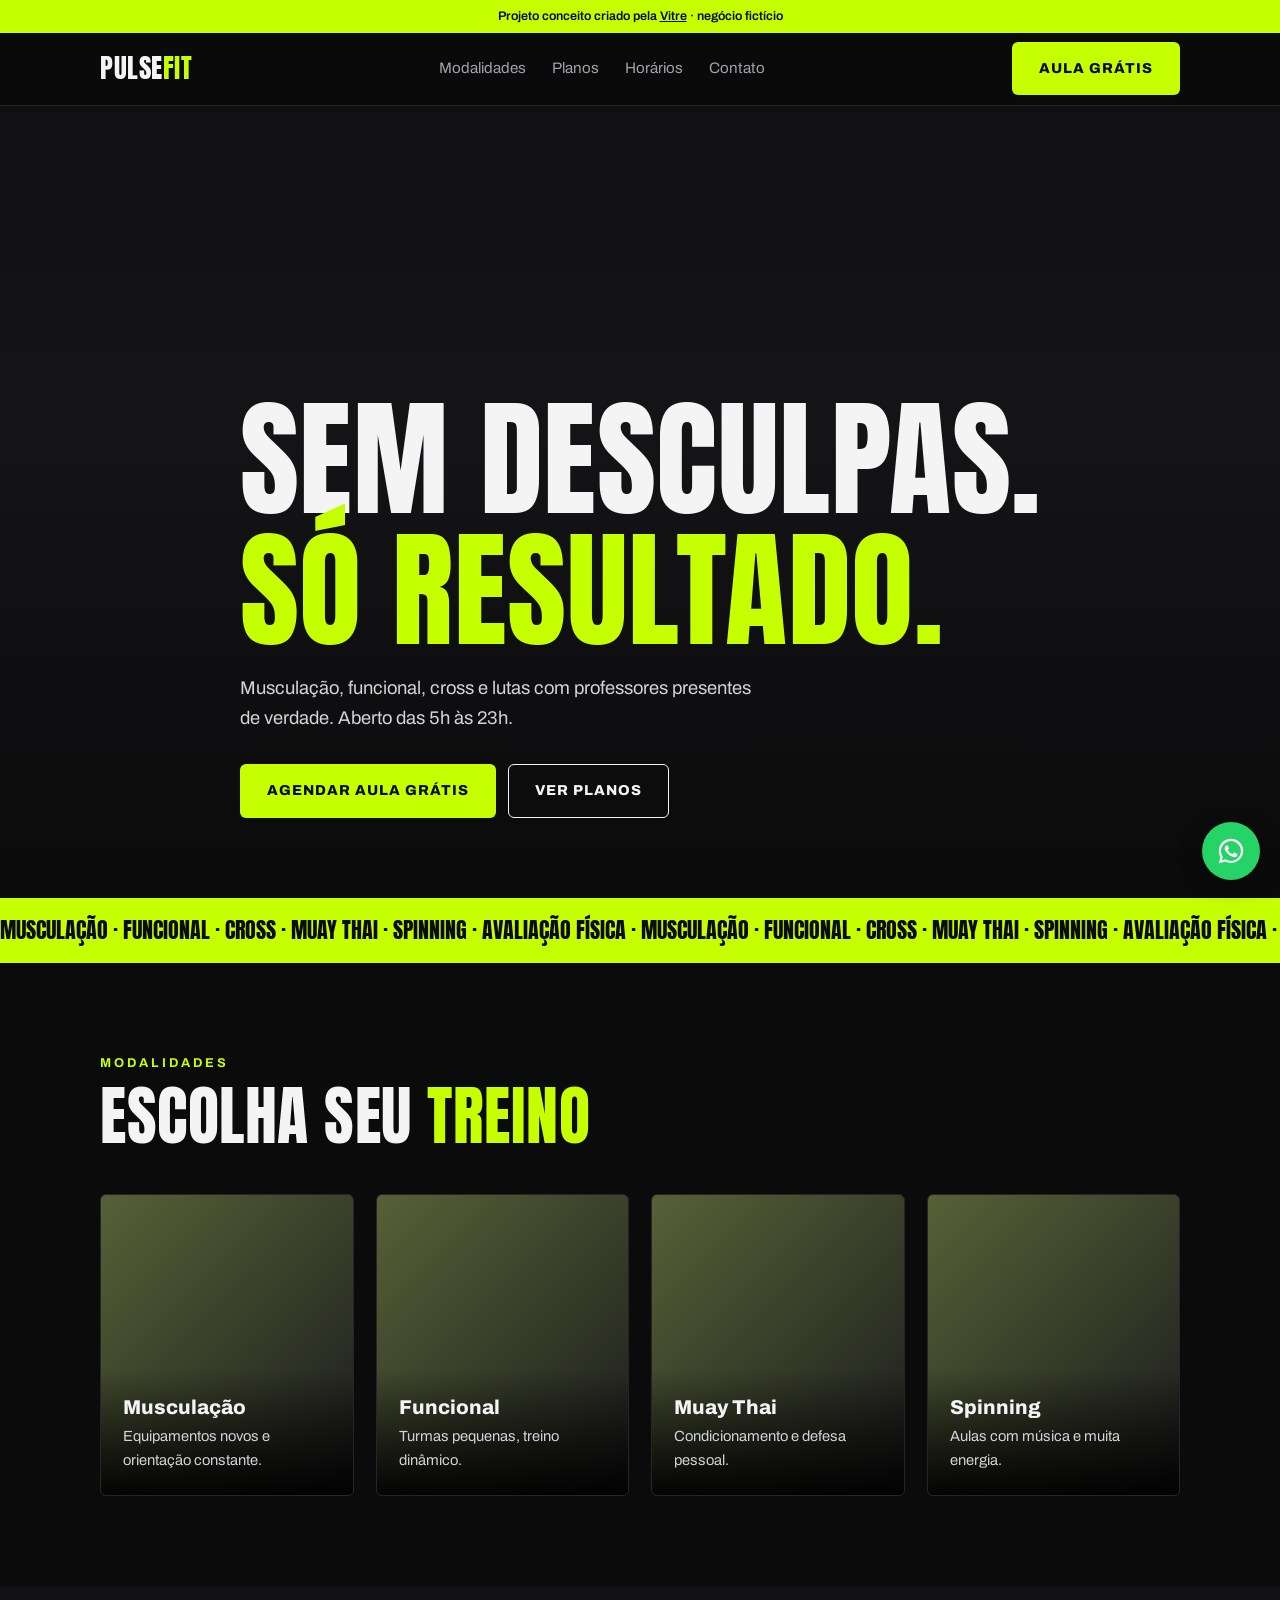
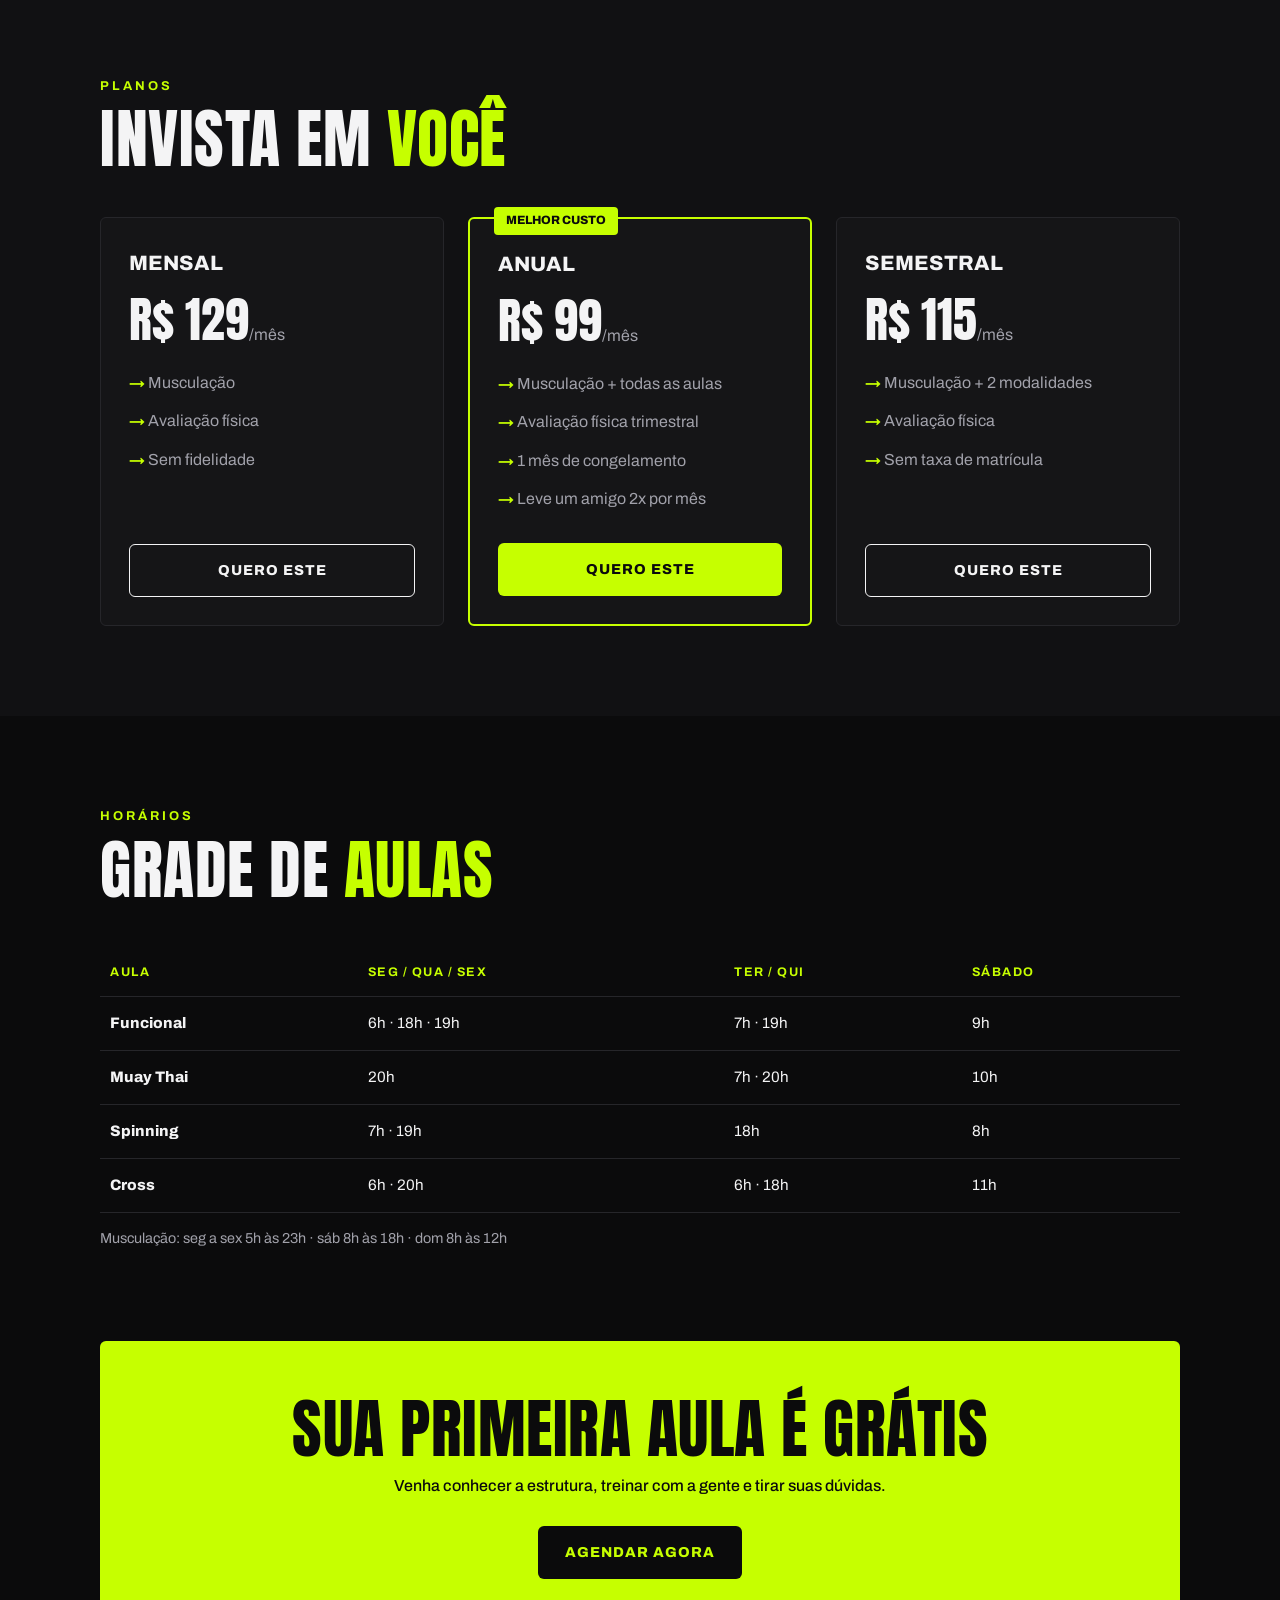
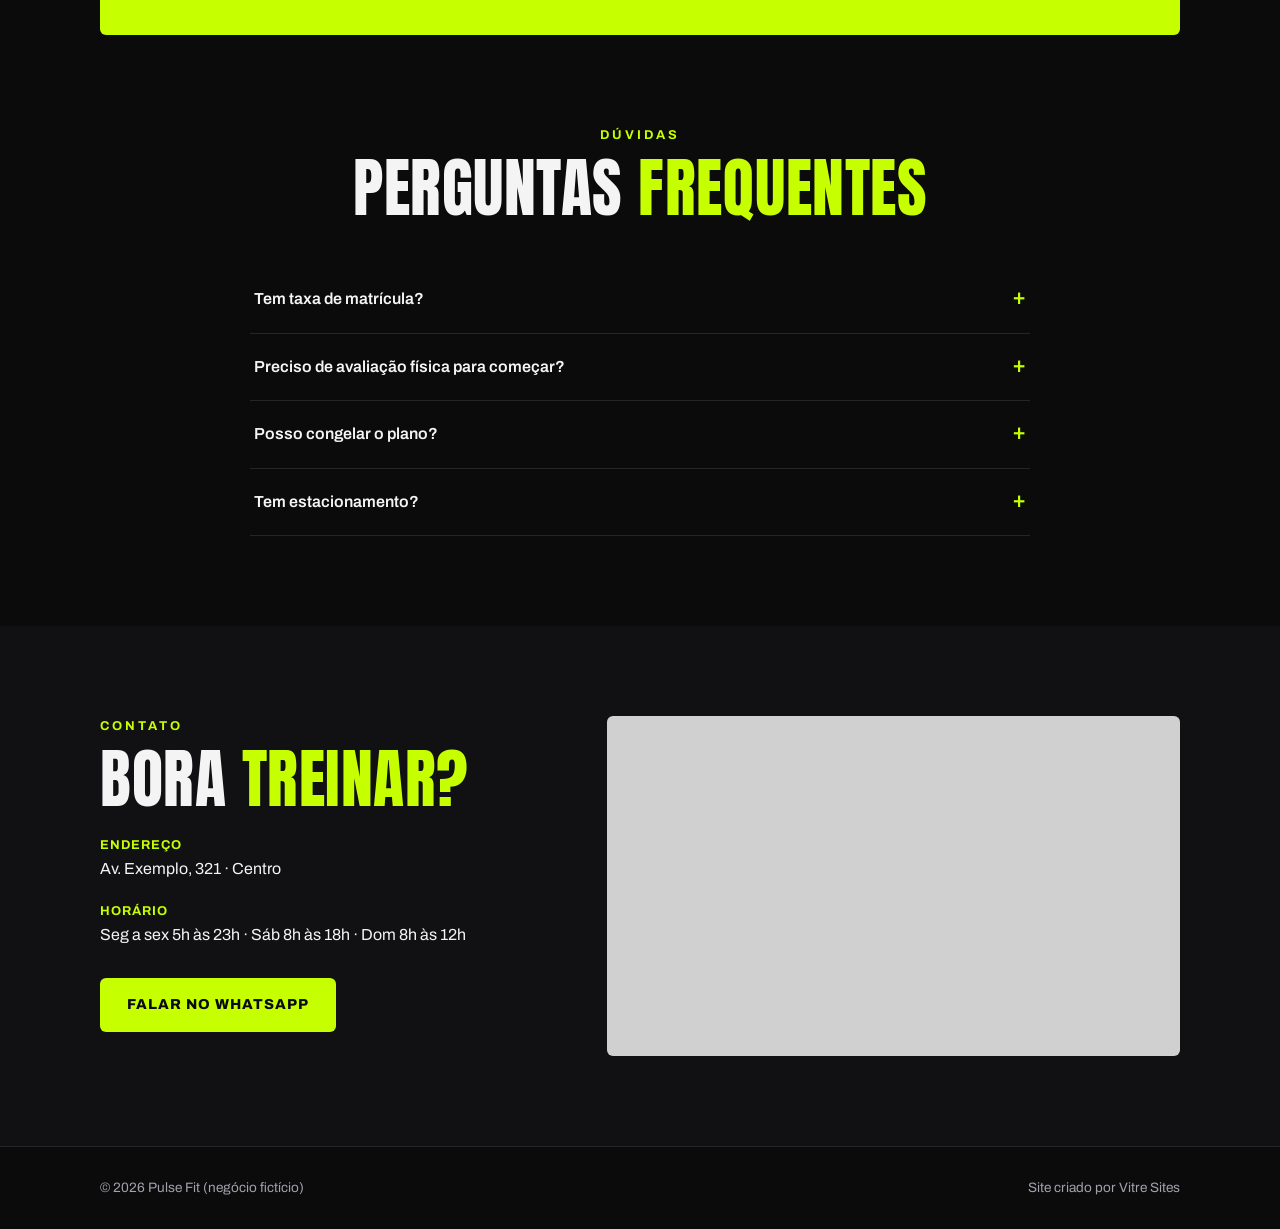
<file: modelos/academia.html>
<!DOCTYPE html>
<html lang="pt-BR">
<head>
<meta charset="UTF-8"><meta name="viewport" content="width=device-width, initial-scale=1.0">
<title>Pulse Fit Academia | Projeto conceito Vitre</title>
<link href="https://fonts.googleapis.com/css2?family=Anton&family=Archivo:wght@400;500;700;800&display=swap" rel="stylesheet">
<link rel="stylesheet" href="demo.css">
<style>
:root{--bg:#0b0b0c;--header:rgba(11,11,12,.92);--card:#151517;--accent:#c6ff00;--on-accent:#0b0b0c;--ink:#f4f4f5;--muted:#a1a1aa;--line:#26262a;--r:6px;--map-filter:grayscale(1) invert(.92) contrast(.9)}
body{font-family:Archivo,sans-serif}
h1,h2,.logo{font-family:Anton,sans-serif;font-weight:400;text-transform:uppercase;letter-spacing:.5px}
h3{font-weight:800}
.logo{font-size:1.7rem}.logo span{color:var(--accent)}
.hero{min-height:88vh;display:flex;align-items:flex-end;padding-bottom:80px;background:linear-gradient(0deg,#0b0b0c 5%,rgba(11,11,12,.3) 60%,rgba(11,11,12,.6)),url('https://images.unsplash.com/photo-1534438327276-14e5300c3a48?w=1600&q=70') center/cover,#18181b}
h1{font-size:clamp(3.4rem,11vw,8rem);line-height:1.02}
h1 span,h2 span{color:var(--accent)}
.hero p{color:#d4d4d8;font-size:1.15rem;margin:18px 0 30px;max-width:520px}
.hero .acts{display:flex;gap:12px;flex-wrap:wrap}
.btn{text-transform:uppercase;letter-spacing:1px;font-weight:800;font-size:.9rem}
.ticker{background:var(--accent);color:#0b0b0c;overflow:hidden;white-space:nowrap;padding:14px 0;font-family:Anton;font-size:1.4rem;text-transform:uppercase}
.ticker div{display:inline-block;animation:tk 22s linear infinite}
@keyframes tk{to{transform:translateX(-50%)}}
.head h2{font-size:clamp(2.6rem,6vw,4rem);line-height:1}
.mod{padding:0;overflow:hidden;position:relative}
.mod img{height:300px;border-radius:0;filter:grayscale(.5)}
.mod div{position:absolute;inset:auto 0 0 0;padding:22px;background:linear-gradient(transparent,rgba(0,0,0,.92))}
.mod h3{font-size:1.25rem}.mod p{color:#d4d4d8;font-size:.92rem}
.plans .card{display:flex;flex-direction:column}
.plans .card.hot{border:2px solid var(--accent);position:relative}
.plans .tag{position:absolute;top:-12px;left:24px;background:var(--accent);color:#0b0b0c;font-weight:800;font-size:.75rem;padding:4px 12px;border-radius:4px;text-transform:uppercase}
.plans h3{font-size:1.3rem;text-transform:uppercase}
.plans .p{font-family:Anton;font-size:3rem;line-height:1;margin:16px 0 4px}.plans .p small{font-family:Archivo;font-size:1rem;color:var(--muted)}
.plans ul{list-style:none;margin:16px 0 24px;flex:1;color:var(--muted)}.plans li{padding:6px 0}.plans li::before{content:"→ ";color:var(--accent);font-weight:800}
.sched{width:100%;border-collapse:collapse;font-size:.95rem}
.sched th,.sched td{border-bottom:1px solid var(--line);padding:14px 10px;text-align:left}
.sched th{color:var(--accent);text-transform:uppercase;font-size:.78rem;letter-spacing:1.5px}
.sched td:first-child{font-weight:800}
.scroll{overflow-x:auto}
.trial{background:var(--accent);color:#0b0b0c;border-radius:6px;padding:56px;text-align:center}
.trial h2{font-size:clamp(2.4rem,6vw,4rem);line-height:1}.trial p{margin:12px 0 26px;font-weight:500}
.trial .btn{background:#0b0b0c;color:var(--accent)}
@media(max-width:900px){.trial{padding:36px 22px}}
</style>
</head>
<body data-nicho="academia">
<div class="demo">Projeto conceito criado pela <a href="../index.html">Vitre</a> · negócio fictício</div>
<header class="top"><div class="wrap">
  <a href="#" class="logo">PULSE<span>FIT</span></a>
  <nav><a href="#modalidades">Modalidades</a><a href="#planos">Planos</a><a href="#horarios">Horários</a><a href="#contato">Contato</a></nav>
  <a class="btn fill wa hide-m" href="#">Aula grátis</a>
  <button class="burger" aria-label="Abrir menu"><svg viewBox="0 0 24 24"><path d="M4 7h16M4 12h16M4 17h16"/></svg></button>
</div></header>

<section class="hero"><div class="wrap">
  <h1>Sem desculpas.<br><span>Só resultado.</span></h1>
  <p>Musculação, funcional, cross e lutas com professores presentes de verdade. Aberto das 5h às 23h.</p>
  <div class="acts"><a class="btn fill wa" href="#">Agendar aula grátis</a><a class="btn line" href="#planos">Ver planos</a></div>
</div></section>

<div class="ticker" aria-hidden="true"><div>Musculação · Funcional · Cross · Muay Thai · Spinning · Avaliação física · Musculação · Funcional · Cross · Muay Thai · Spinning · Avaliação física · </div></div>

<section id="modalidades"><div class="wrap">
  <div class="head rv"><span class="eyebrow">Modalidades</span><h2>Escolha seu <span>treino</span></h2></div>
  <div class="g4">
    <div class="card mod rv"><img class="ph" src="https://images.unsplash.com/photo-1571019614242-c5c5dee9f50b?w=600&q=70" alt=""><div><h3>Musculação</h3><p>Equipamentos novos e orientação constante.</p></div></div>
    <div class="card mod rv"><img class="ph" src="https://images.unsplash.com/photo-1517836357463-d25dfeac3438?w=600&q=70" alt=""><div><h3>Funcional</h3><p>Turmas pequenas, treino dinâmico.</p></div></div>
    <div class="card mod rv"><img class="ph" src="https://images.unsplash.com/photo-1599058917212-d750089bc07e?w=600&q=70" alt=""><div><h3>Muay Thai</h3><p>Condicionamento e defesa pessoal.</p></div></div>
    <div class="card mod rv"><img class="ph" src="https://images.unsplash.com/photo-1534787238916-9ba6764efd4f?w=600&q=70" alt=""><div><h3>Spinning</h3><p>Aulas com música e muita energia.</p></div></div>
  </div>
</div></section>

<section id="planos" style="background:#111113"><div class="wrap">
  <div class="head rv"><span class="eyebrow">Planos</span><h2>Invista em <span>você</span></h2></div>
  <div class="g3 plans">
    <div class="card rv"><h3>Mensal</h3><div class="p">R$ 129<small>/mês</small></div><ul><li>Musculação</li><li>Avaliação física</li><li>Sem fidelidade</li></ul><a class="btn line wa" href="#">Quero este</a></div>
    <div class="card hot rv"><span class="tag">Melhor custo</span><h3>Anual</h3><div class="p">R$ 99<small>/mês</small></div><ul><li>Musculação + todas as aulas</li><li>Avaliação física trimestral</li><li>1 mês de congelamento</li><li>Leve um amigo 2x por mês</li></ul><a class="btn fill wa" href="#">Quero este</a></div>
    <div class="card rv"><h3>Semestral</h3><div class="p">R$ 115<small>/mês</small></div><ul><li>Musculação + 2 modalidades</li><li>Avaliação física</li><li>Sem taxa de matrícula</li></ul><a class="btn line wa" href="#">Quero este</a></div>
  </div>
</div></section>

<section id="horarios"><div class="wrap">
  <div class="head rv"><span class="eyebrow">Horários</span><h2>Grade de <span>aulas</span></h2></div>
  <div class="scroll rv"><table class="sched">
    <thead><tr><th>Aula</th><th>Seg / Qua / Sex</th><th>Ter / Qui</th><th>Sábado</th></tr></thead>
    <tbody>
      <tr><td>Funcional</td><td>6h · 18h · 19h</td><td>7h · 19h</td><td>9h</td></tr>
      <tr><td>Muay Thai</td><td>20h</td><td>7h · 20h</td><td>10h</td></tr>
      <tr><td>Spinning</td><td>7h · 19h</td><td>18h</td><td>8h</td></tr>
      <tr><td>Cross</td><td>6h · 20h</td><td>6h · 18h</td><td>11h</td></tr>
    </tbody>
  </table></div>
  <p class="muted" style="margin-top:14px;font-size:.9rem">Musculação: seg a sex 5h às 23h · sáb 8h às 18h · dom 8h às 12h</p>
</div></section>

<section style="padding-top:0"><div class="wrap">
  <div class="trial rv"><h2>Sua primeira aula é grátis</h2><p>Venha conhecer a estrutura, treinar com a gente e tirar suas dúvidas.</p><a class="btn wa" href="#">Agendar agora</a></div>
</div></section>

<section style="padding-top:0"><div class="wrap">
  <div class="head center rv"><span class="eyebrow">Dúvidas</span><h2>Perguntas <span>frequentes</span></h2></div>
  <div class="faq rv">
    <details><summary>Tem taxa de matrícula?</summary><p>No plano mensal sim. Nos planos semestral e anual a matrícula é isenta.</p></details>
    <details><summary>Preciso de avaliação física para começar?</summary><p>Recomendamos. Ela está inclusa em todos os planos e ajuda a montar o treino ideal.</p></details>
    <details><summary>Posso congelar o plano?</summary><p>No plano anual você tem 1 mês de congelamento para viagens ou imprevistos.</p></details>
    <details><summary>Tem estacionamento?</summary><p>Sim, estacionamento gratuito para alunos.</p></details>
  </div>
</div></section>

<section id="contato" style="background:#111113"><div class="wrap contact">
  <div class="rv"><span class="eyebrow">Contato</span><div class="head" style="margin-bottom:0"><h2>Bora <span>treinar?</span></h2></div>
    <ul><li><b>Endereço</b>Av. Exemplo, 321 · Centro</li><li><b>Horário</b>Seg a sex 5h às 23h · Sáb 8h às 18h · Dom 8h às 12h</li></ul>
    <a class="btn fill wa" href="#">Falar no WhatsApp</a></div>
  <iframe class="map rv" src="https://maps.google.com/maps?q=Bras%C3%ADlia%2C%20DF&z=13&output=embed" loading="lazy" title="Mapa"></iframe>
</div></section>

<footer class="foot"><div class="wrap"><span>© <span id="ano"></span> Pulse Fit (negócio fictício)</span><span>Site criado por <a href="../index.html">Vitre Sites</a></span></div></footer>
<script src="demo.js"></script>
</body>
</html>
</file>
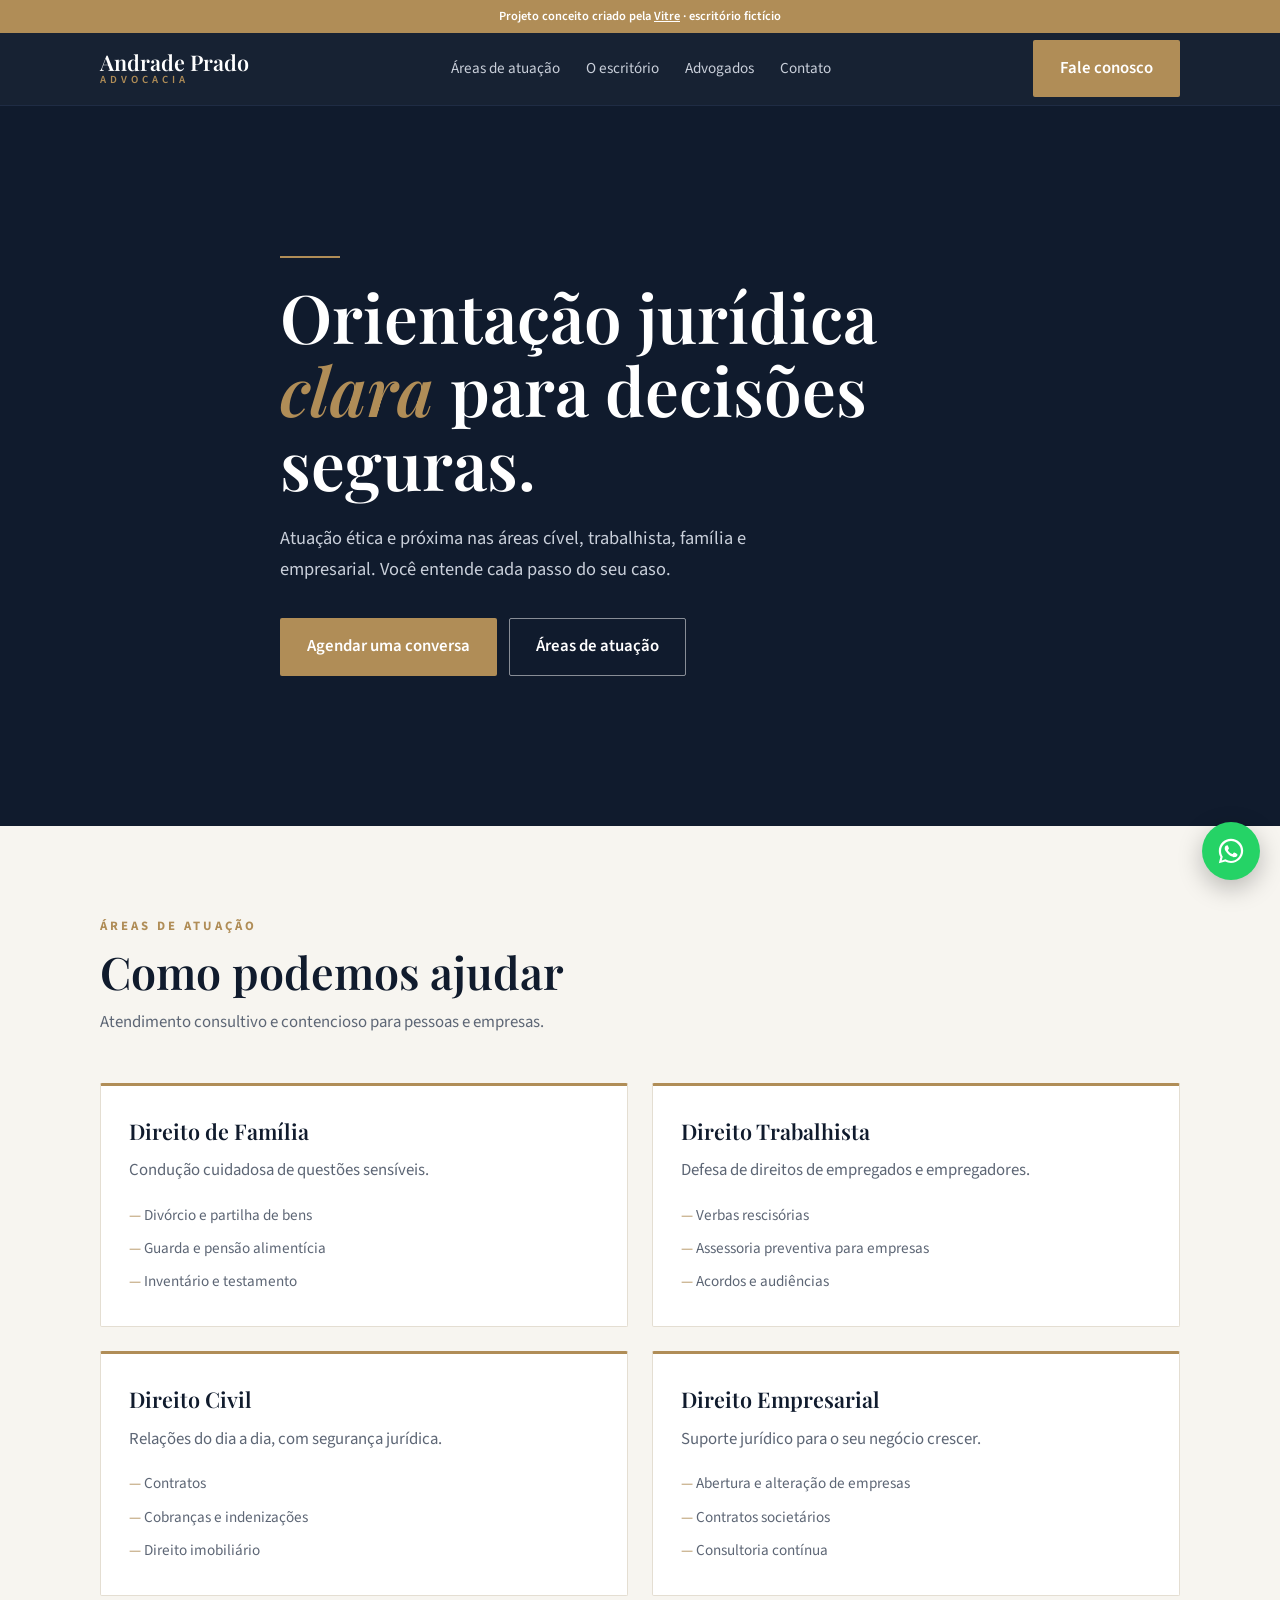
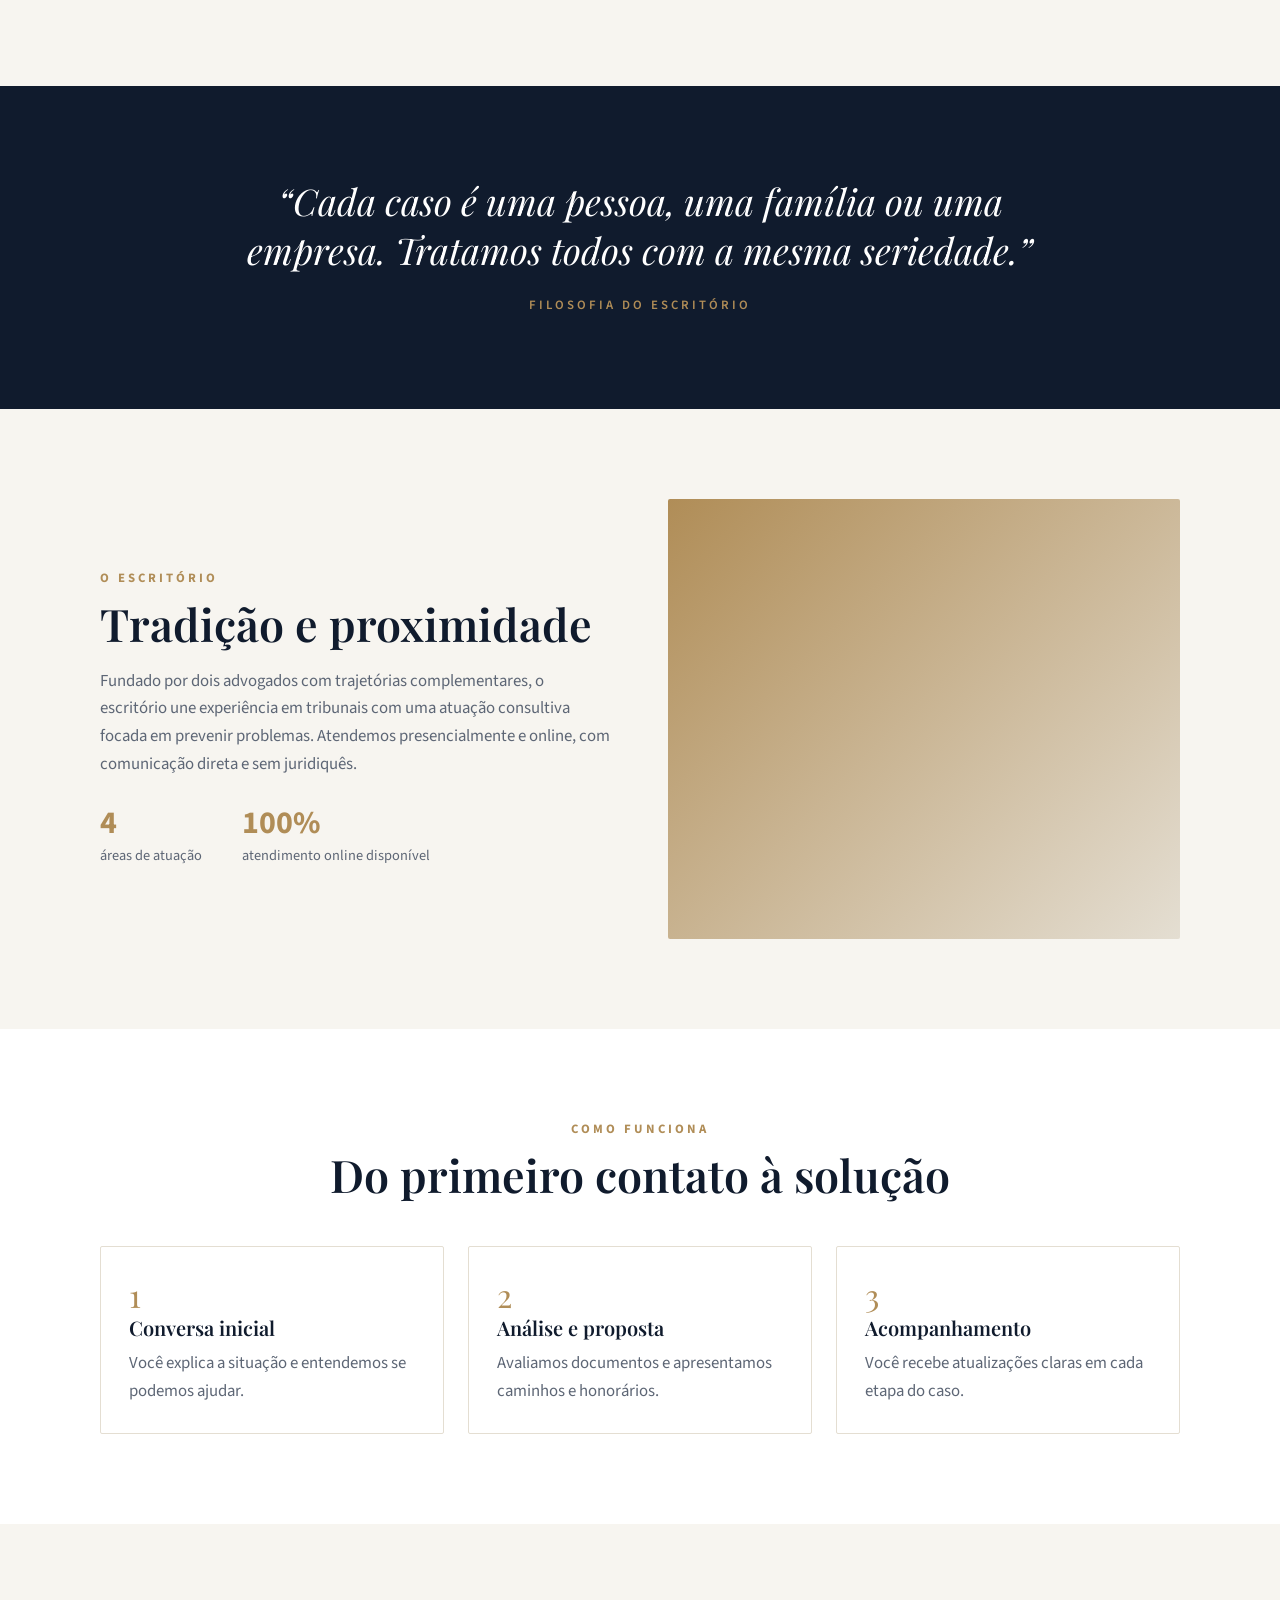
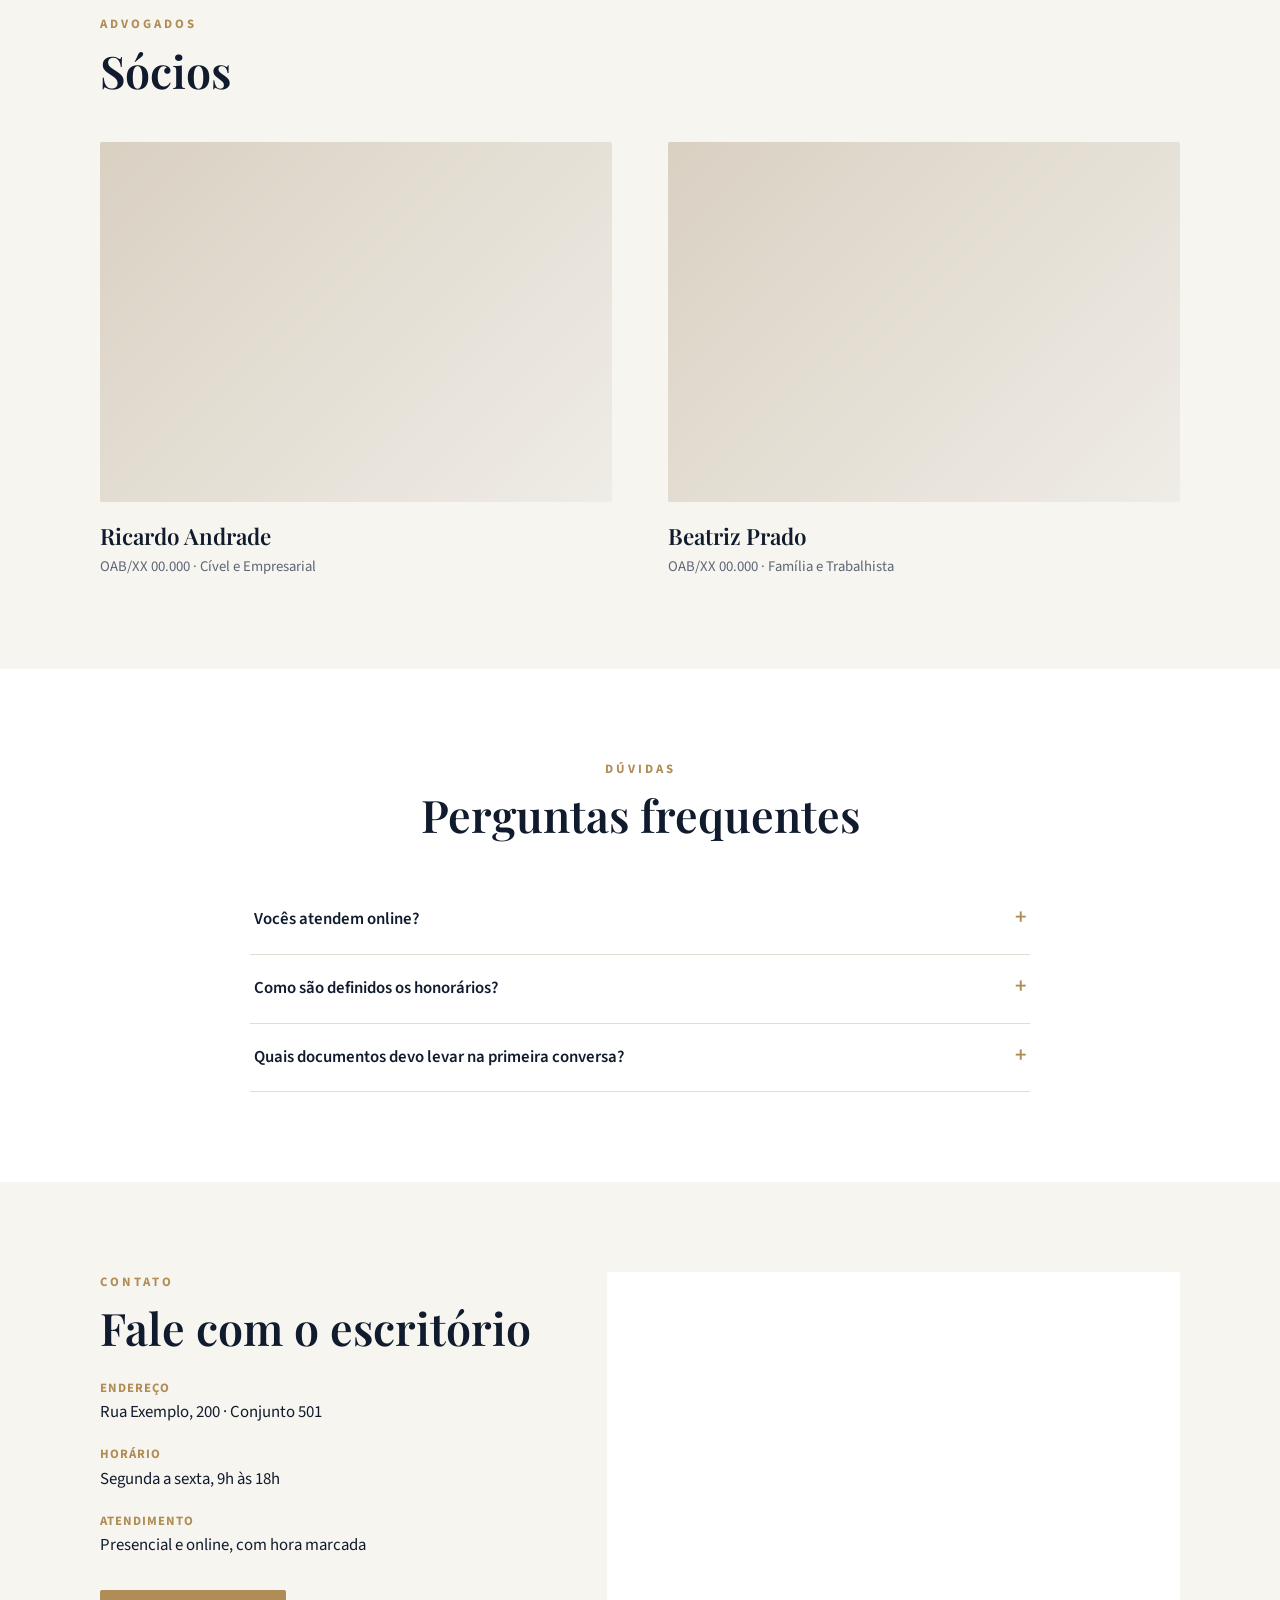
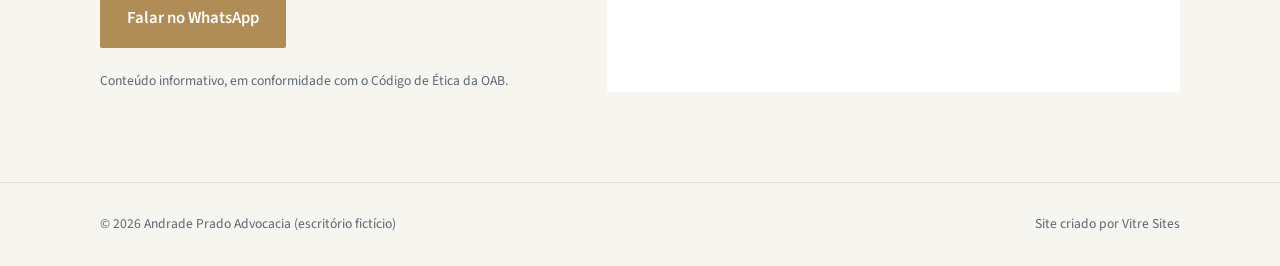
<file: modelos/advocacia.html>
<!DOCTYPE html>
<html lang="pt-BR">
<head>
<meta charset="UTF-8"><meta name="viewport" content="width=device-width, initial-scale=1.0">
<title>Andrade Prado Advocacia | Projeto conceito Vitre</title>
<link href="https://fonts.googleapis.com/css2?family=Playfair+Display:wght@500;600;700&family=Source+Sans+3:wght@400;500;600&display=swap" rel="stylesheet">
<link rel="stylesheet" href="demo.css">
<style>
:root{--bg:#f7f5f0;--header:rgba(16,27,45,.97);--card:#fff;--accent:#b08d57;--ink:#101b2d;--muted:#5d6675;--line:#e4ded2;--r:2px;--menu:#101b2d}
body{font-family:'Source Sans 3',sans-serif;font-size:1.05rem}
h1,h2,h3,.logo{font-family:'Playfair Display',serif;font-weight:600}
header.top{color:#fff;border-color:#1f2c44}header nav{color:#c9cfda}
.burger{color:#fff}
.logo{font-size:1.35rem;line-height:1.1}.logo small{display:block;font-family:'Source Sans 3';font-size:.68rem;letter-spacing:4px;color:var(--accent);font-weight:600}
.hero{background:linear-gradient(90deg,rgba(16,27,45,.97) 45%,rgba(16,27,45,.6)),url('https://images.unsplash.com/photo-1589829545856-d10d557cf95f?w=1600&q=70') center/cover,#101b2d;color:#fff;min-height:80vh;display:flex;align-items:center}
h1{font-size:clamp(2.5rem,5.6vw,4.2rem);line-height:1.1;max-width:720px}
h1 em{color:var(--accent);font-style:italic}
.hero p{color:#c9cfda;font-size:1.15rem;margin:22px 0 34px;max-width:560px}
.hero .acts{display:flex;gap:12px;flex-wrap:wrap}
.btn.light{border-color:rgba(255,255,255,.5);color:#fff}.btn.light:hover{background:#fff;color:var(--ink)}
.rule{width:60px;height:2px;background:var(--accent);margin-bottom:22px}
.area{border-top:3px solid var(--accent)}
.area h3{font-size:1.35rem;margin-bottom:8px}.area p{color:var(--muted)}
.area ul{list-style:none;margin-top:14px;color:var(--muted);font-size:.95rem}.area li{padding:4px 0}.area li::before{content:"— ";color:var(--accent)}
.quote{background:var(--ink);color:#fff;text-align:center}
.quote blockquote{font-family:'Playfair Display',serif;font-size:clamp(1.5rem,3.4vw,2.3rem);font-style:italic;max-width:820px;margin:0 auto 16px;line-height:1.35}
.quote span{color:var(--accent);letter-spacing:3px;font-size:.8rem;font-weight:600}
.team img{height:360px;filter:grayscale(.4)}
.how{counter-reset:s}.how .card{position:relative;padding-top:64px}
.how .card::before{counter-increment:s;content:counter(s);position:absolute;top:22px;left:28px;font-family:'Playfair Display';font-size:2rem;color:var(--accent)}
.how h3{font-size:1.25rem;margin-bottom:6px}.how p{color:var(--muted)}
.note{font-size:.85rem;color:var(--muted);margin-top:22px}
</style>
</head>
<body data-nicho="escritório de advocacia">
<div class="demo">Projeto conceito criado pela <a href="../index.html">Vitre</a> · escritório fictício</div>
<header class="top"><div class="wrap">
  <a href="#" class="logo">Andrade Prado<small>ADVOCACIA</small></a>
  <nav><a href="#atuacao">Áreas de atuação</a><a href="#escritorio">O escritório</a><a href="#equipe">Advogados</a><a href="#contato">Contato</a></nav>
  <a class="btn fill wa hide-m" href="#">Fale conosco</a>
  <button class="burger" aria-label="Abrir menu"><svg viewBox="0 0 24 24"><path d="M4 7h16M4 12h16M4 17h16"/></svg></button>
</div></header>

<section class="hero"><div class="wrap">
  <div class="rule"></div>
  <h1>Orientação jurídica <em>clara</em> para decisões seguras.</h1>
  <p>Atuação ética e próxima nas áreas cível, trabalhista, família e empresarial. Você entende cada passo do seu caso.</p>
  <div class="acts"><a class="btn fill wa" href="#">Agendar uma conversa</a><a class="btn line light" href="#atuacao">Áreas de atuação</a></div>
</div></section>

<section id="atuacao"><div class="wrap">
  <div class="head rv"><span class="eyebrow">Áreas de atuação</span><h2>Como podemos ajudar</h2><p>Atendimento consultivo e contencioso para pessoas e empresas.</p></div>
  <div class="g2" style="align-items:stretch;gap:24px">
    <div class="card area rv"><h3>Direito de Família</h3><p>Condução cuidadosa de questões sensíveis.</p><ul><li>Divórcio e partilha de bens</li><li>Guarda e pensão alimentícia</li><li>Inventário e testamento</li></ul></div>
    <div class="card area rv"><h3>Direito Trabalhista</h3><p>Defesa de direitos de empregados e empregadores.</p><ul><li>Verbas rescisórias</li><li>Assessoria preventiva para empresas</li><li>Acordos e audiências</li></ul></div>
    <div class="card area rv"><h3>Direito Civil</h3><p>Relações do dia a dia, com segurança jurídica.</p><ul><li>Contratos</li><li>Cobranças e indenizações</li><li>Direito imobiliário</li></ul></div>
    <div class="card area rv"><h3>Direito Empresarial</h3><p>Suporte jurídico para o seu negócio crescer.</p><ul><li>Abertura e alteração de empresas</li><li>Contratos societários</li><li>Consultoria contínua</li></ul></div>
  </div>
</div></section>

<section class="quote"><div class="wrap rv">
  <blockquote>“Cada caso é uma pessoa, uma família ou uma empresa. Tratamos todos com a mesma seriedade.”</blockquote>
  <span>FILOSOFIA DO ESCRITÓRIO</span>
</div></section>

<section id="escritorio"><div class="wrap g2">
  <div class="rv"><span class="eyebrow">O escritório</span><div class="head" style="margin-bottom:18px"><h2>Tradição e proximidade</h2></div><p class="muted">Fundado por dois advogados com trajetórias complementares, o escritório une experiência em tribunais com uma atuação consultiva focada em prevenir problemas. Atendemos presencialmente e online, com comunicação direta e sem juridiquês.</p><div class="stats"><div><b>4</b><span>áreas de atuação</span></div><div><b>100%</b><span>atendimento online disponível</span></div></div></div>
  <img class="ph rv" style="height:440px" src="https://images.unsplash.com/photo-1497366216548-37526070297c?w=900&q=70" alt="Escritório">
</div></section>

<section style="background:#fff"><div class="wrap">
  <div class="head center rv"><span class="eyebrow">Como funciona</span><h2>Do primeiro contato à solução</h2></div>
  <div class="g3 how">
    <div class="card rv"><h3>Conversa inicial</h3><p>Você explica a situação e entendemos se podemos ajudar.</p></div>
    <div class="card rv"><h3>Análise e proposta</h3><p>Avaliamos documentos e apresentamos caminhos e honorários.</p></div>
    <div class="card rv"><h3>Acompanhamento</h3><p>Você recebe atualizações claras em cada etapa do caso.</p></div>
  </div>
</div></section>

<section id="equipe"><div class="wrap">
  <div class="head rv"><span class="eyebrow">Advogados</span><h2>Sócios</h2></div>
  <div class="g2 team" style="align-items:start">
    <div class="rv"><img class="ph" src="https://images.unsplash.com/photo-1560250097-0b93528c311a?w=700&q=70" alt=""><h3 style="font-size:1.4rem">Ricardo Andrade</h3><p>OAB/XX 00.000 · Cível e Empresarial</p></div>
    <div class="rv"><img class="ph" src="https://images.unsplash.com/photo-1573496359142-b8d87734a5a2?w=700&q=70" alt=""><h3 style="font-size:1.4rem">Beatriz Prado</h3><p>OAB/XX 00.000 · Família e Trabalhista</p></div>
  </div>
</div></section>

<section style="background:#fff"><div class="wrap">
  <div class="head center rv"><span class="eyebrow">Dúvidas</span><h2>Perguntas frequentes</h2></div>
  <div class="faq rv">
    <details><summary>Vocês atendem online?</summary><p>Sim. Reuniões podem ser feitas por videochamada e documentos enviados digitalmente.</p></details>
    <details><summary>Como são definidos os honorários?</summary><p>Após entender o caso, apresentamos uma proposta por escrito, seguindo a tabela de referência da OAB.</p></details>
    <details><summary>Quais documentos devo levar na primeira conversa?</summary><p>Documentos pessoais e tudo o que estiver relacionado ao caso. Se tiver dúvida, pergunte pelo WhatsApp.</p></details>
  </div>
</div></section>

<section id="contato"><div class="wrap contact">
  <div class="rv"><span class="eyebrow">Contato</span><div class="head" style="margin-bottom:0"><h2>Fale com o escritório</h2></div>
    <ul><li><b>Endereço</b>Rua Exemplo, 200 · Conjunto 501</li><li><b>Horário</b>Segunda a sexta, 9h às 18h</li><li><b>Atendimento</b>Presencial e online, com hora marcada</li></ul>
    <a class="btn fill wa" href="#">Falar no WhatsApp</a>
    <p class="note">Conteúdo informativo, em conformidade com o Código de Ética da OAB.</p></div>
  <iframe class="map rv" src="https://maps.google.com/maps?q=Bras%C3%ADlia%2C%20DF&z=13&output=embed" loading="lazy" title="Mapa"></iframe>
</div></section>

<footer class="foot"><div class="wrap"><span>© <span id="ano"></span> Andrade Prado Advocacia (escritório fictício)</span><span>Site criado por <a href="../index.html">Vitre Sites</a></span></div></footer>
<script src="demo.js"></script>
</body>
</html>
</file>
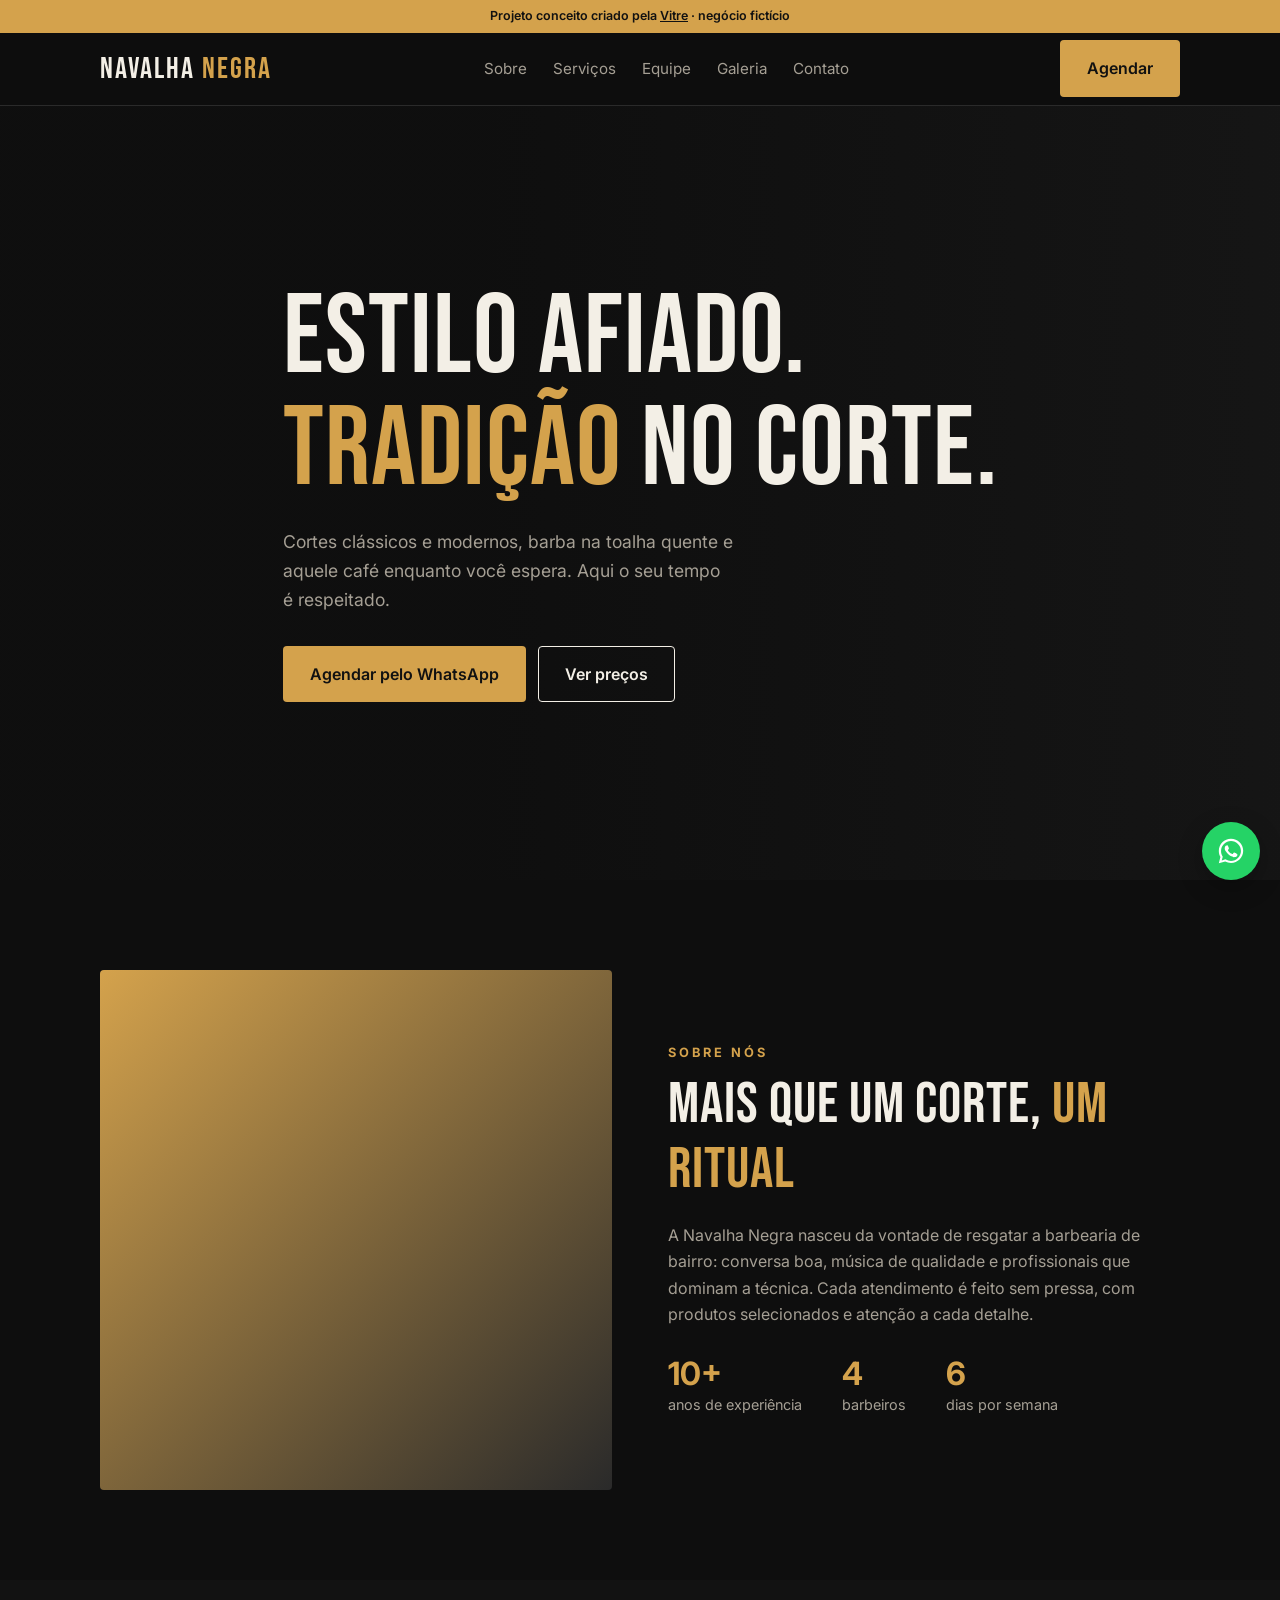
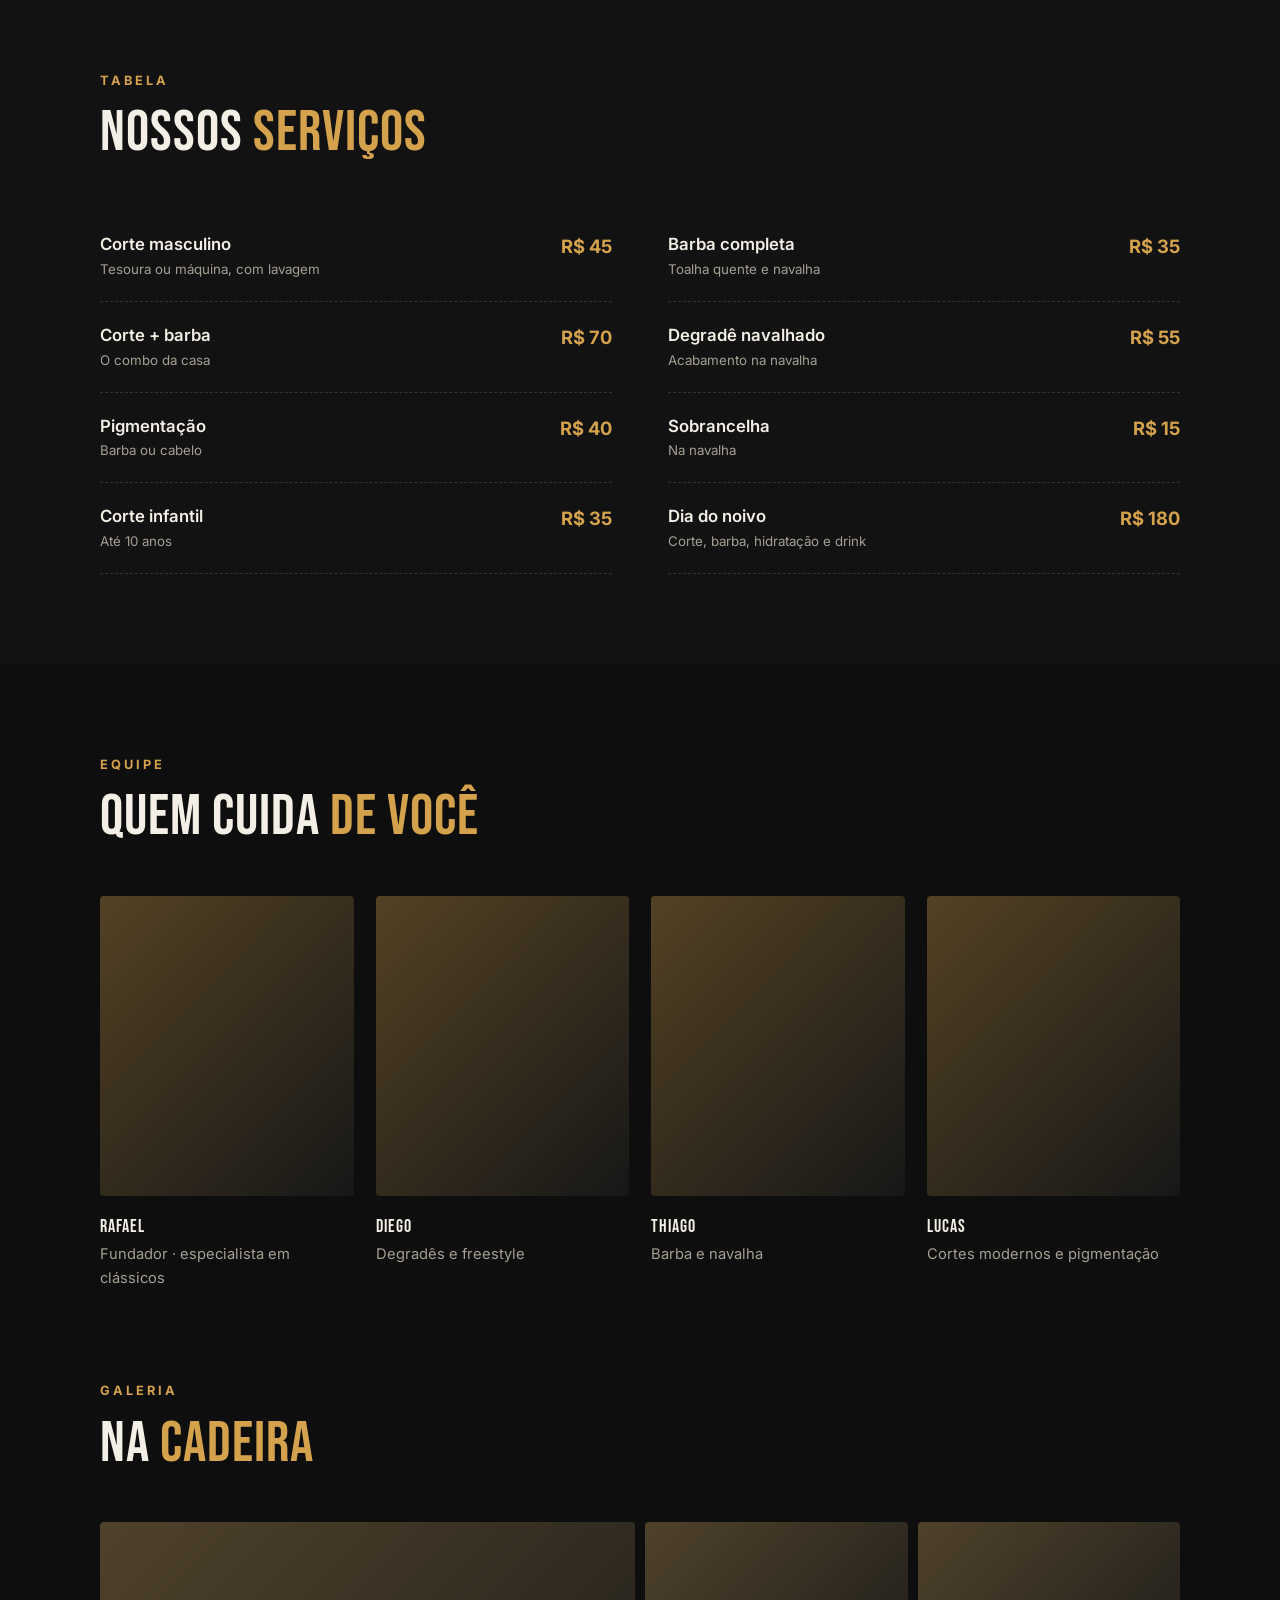
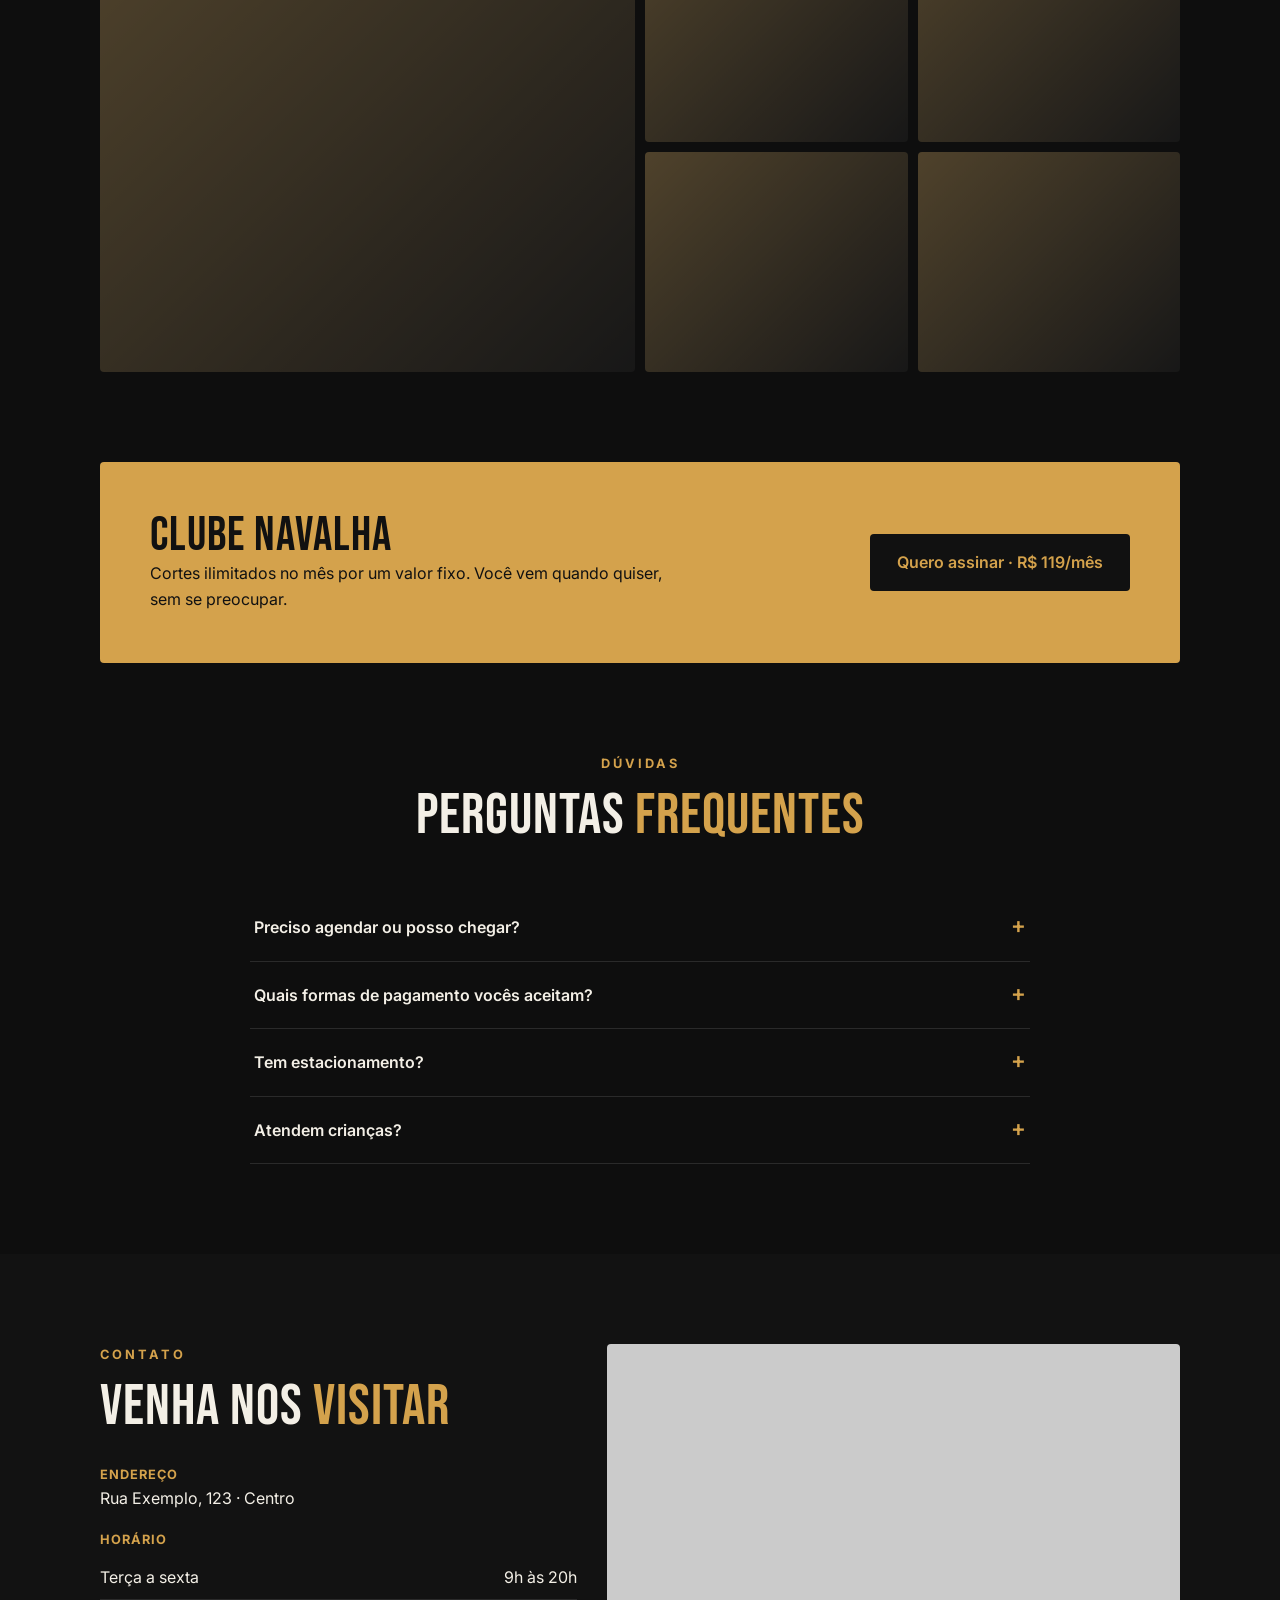
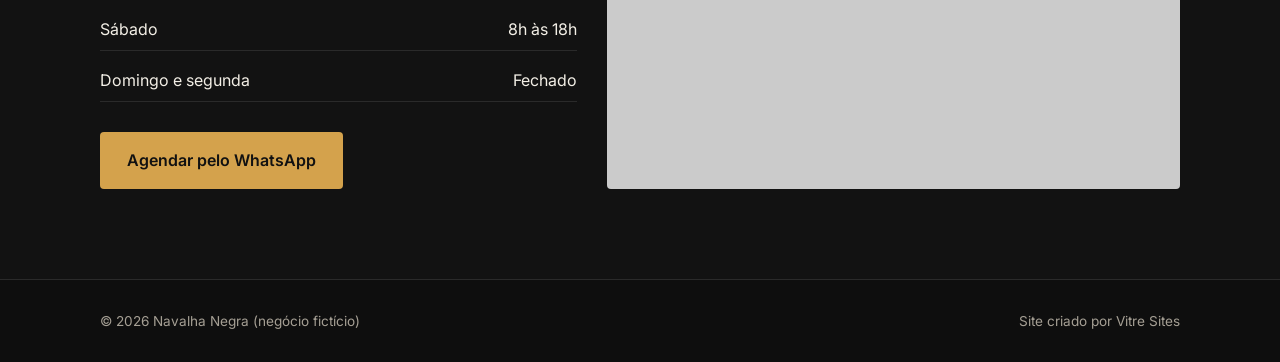
<file: modelos/barbearia.html>
<!DOCTYPE html>
<html lang="pt-BR">
<head>
<meta charset="UTF-8"><meta name="viewport" content="width=device-width, initial-scale=1.0">
<title>Navalha Negra Barbearia | Projeto conceito Vitre</title>
<link href="https://fonts.googleapis.com/css2?family=Bebas+Neue&family=Inter:wght@400;500;600;700&display=swap" rel="stylesheet">
<link rel="stylesheet" href="demo.css">
<style>
:root{--bg:#0e0e0e;--header:rgba(14,14,14,.92);--card:#171717;--accent:#d4a24c;--on-accent:#111;--ink:#f3efe6;--muted:#a59f94;--line:#2a2a2a;--r:4px;--map-filter:grayscale(1) invert(.9) contrast(.9)}
body{font-family:Inter,sans-serif}
h1,h2,h3,.logo{font-family:'Bebas Neue',sans-serif;letter-spacing:1px;font-weight:400}
.logo{font-size:1.9rem;letter-spacing:2px}.logo span,h2 span,h1 span{color:var(--accent)}
.hero{min-height:86vh;display:flex;align-items:center;background:linear-gradient(90deg,rgba(14,14,14,.96) 38%,rgba(14,14,14,.4)),url('https://images.unsplash.com/photo-1503951914875-452162b0f3f1?w=1600&q=70') center/cover,#1a1a1a}
.hero h1{font-size:clamp(3.4rem,10vw,7rem);line-height:1}
.hero p{color:var(--muted);max-width:450px;margin:20px 0 32px;font-size:1.1rem}
.hero .acts{display:flex;gap:12px;flex-wrap:wrap}
.head h2{font-size:clamp(2.6rem,6vw,3.6rem)}
.about img{height:520px}
.list{display:grid;grid-template-columns:1fr 1fr;gap:0 56px}
.item{display:flex;justify-content:space-between;gap:16px;padding:20px 0;border-bottom:1px dashed #333}
.item h3{font-family:Inter;font-weight:600;font-size:1.05rem;letter-spacing:0}
.item small{display:block;color:var(--muted)}.item b{color:var(--accent);font-size:1.15rem;white-space:nowrap}
.gal{display:grid;grid-template-columns:repeat(4,1fr);grid-auto-rows:220px;gap:10px}
.gal img{height:100%;filter:grayscale(.25)}
.gal img:nth-child(1){grid-column:span 2;grid-row:span 2}
.club{background:var(--accent);color:#111;border-radius:4px;padding:50px;display:flex;justify-content:space-between;align-items:center;gap:30px;flex-wrap:wrap}
.club h2{font-size:3rem;line-height:1}.club p{max-width:520px}
.club .btn{background:#111;color:var(--accent)}
.hours{display:grid;gap:8px;margin-top:6px}.hours div{display:flex;justify-content:space-between;border-bottom:1px solid var(--line);padding:8px 0}
@media(max-width:900px){.list{grid-template-columns:1fr}.gal{grid-template-columns:1fr 1fr;grid-auto-rows:160px}.about img{height:360px}.club{padding:32px}}
</style>
</head>
<body data-nicho="barbearia">
<div class="demo">Projeto conceito criado pela <a href="../index.html">Vitre</a> · negócio fictício</div>
<header class="top"><div class="wrap">
  <a href="#" class="logo">NAVALHA <span>NEGRA</span></a>
  <nav><a href="#sobre">Sobre</a><a href="#servicos">Serviços</a><a href="#equipe">Equipe</a><a href="#galeria">Galeria</a><a href="#contato">Contato</a></nav>
  <a class="btn fill wa hide-m" href="#">Agendar</a>
  <button class="burger" aria-label="Abrir menu"><svg viewBox="0 0 24 24"><path d="M4 7h16M4 12h16M4 17h16"/></svg></button>
</div></header>

<section class="hero"><div class="wrap">
  <h1>Estilo afiado.<br><span>Tradição</span> no corte.</h1>
  <p>Cortes clássicos e modernos, barba na toalha quente e aquele café enquanto você espera. Aqui o seu tempo é respeitado.</p>
  <div class="acts"><a class="btn fill wa" href="#">Agendar pelo WhatsApp</a><a class="btn line" href="#servicos">Ver preços</a></div>
</div></section>

<section id="sobre"><div class="wrap g2 about">
  <img class="ph rv" src="https://images.unsplash.com/photo-1585747860715-2ba37e788b70?w=900&q=70" alt="Interior da barbearia">
  <div class="rv">
    <span class="eyebrow">Sobre nós</span>
    <div class="head" style="margin-bottom:20px"><h2>Mais que um corte, <span>um ritual</span></h2></div>
    <p class="muted">A Navalha Negra nasceu da vontade de resgatar a barbearia de bairro: conversa boa, música de qualidade e profissionais que dominam a técnica. Cada atendimento é feito sem pressa, com produtos selecionados e atenção a cada detalhe.</p>
    <div class="stats"><div><b>10+</b><span>anos de experiência</span></div><div><b>4</b><span>barbeiros</span></div><div><b>6</b><span>dias por semana</span></div></div>
  </div>
</div></section>

<section id="servicos" style="background:#121212"><div class="wrap">
  <div class="head rv"><span class="eyebrow">Tabela</span><h2>Nossos <span>serviços</span></h2></div>
  <div class="list rv">
    <div class="item"><div><h3>Corte masculino</h3><small>Tesoura ou máquina, com lavagem</small></div><b>R$ 45</b></div>
    <div class="item"><div><h3>Barba completa</h3><small>Toalha quente e navalha</small></div><b>R$ 35</b></div>
    <div class="item"><div><h3>Corte + barba</h3><small>O combo da casa</small></div><b>R$ 70</b></div>
    <div class="item"><div><h3>Degradê navalhado</h3><small>Acabamento na navalha</small></div><b>R$ 55</b></div>
    <div class="item"><div><h3>Pigmentação</h3><small>Barba ou cabelo</small></div><b>R$ 40</b></div>
    <div class="item"><div><h3>Sobrancelha</h3><small>Na navalha</small></div><b>R$ 15</b></div>
    <div class="item"><div><h3>Corte infantil</h3><small>Até 10 anos</small></div><b>R$ 35</b></div>
    <div class="item"><div><h3>Dia do noivo</h3><small>Corte, barba, hidratação e drink</small></div><b>R$ 180</b></div>
  </div>
</div></section>

<section id="equipe"><div class="wrap">
  <div class="head rv"><span class="eyebrow">Equipe</span><h2>Quem cuida <span>de você</span></h2></div>
  <div class="g4 team">
    <div class="rv"><img class="ph" src="https://images.unsplash.com/photo-1622286342621-4bd786c2447c?w=600&q=70" alt=""><h3>Rafael</h3><p>Fundador · especialista em clássicos</p></div>
    <div class="rv"><img class="ph" src="https://images.unsplash.com/photo-1580518337843-f959e992563b?w=600&q=70" alt=""><h3>Diego</h3><p>Degradês e freestyle</p></div>
    <div class="rv"><img class="ph" src="https://images.unsplash.com/photo-1567894340315-735d7c361db0?w=600&q=70" alt=""><h3>Thiago</h3><p>Barba e navalha</p></div>
    <div class="rv"><img class="ph" src="https://images.unsplash.com/photo-1605497788044-5a32c7078486?w=600&q=70" alt=""><h3>Lucas</h3><p>Cortes modernos e pigmentação</p></div>
  </div>
</div></section>

<section id="galeria" style="padding-top:0"><div class="wrap">
  <div class="head rv"><span class="eyebrow">Galeria</span><h2>Na <span>cadeira</span></h2></div>
  <div class="gal rv">
    <img class="ph" src="https://images.unsplash.com/photo-1599351431202-1e0f0137899a?w=900&q=70" alt="">
    <img class="ph" src="https://images.unsplash.com/photo-1621605815971-fbc98d665033?w=600&q=70" alt="">
    <img class="ph" src="https://images.unsplash.com/photo-1512690459411-b9245aed614b?w=600&q=70" alt="">
    <img class="ph" src="https://images.unsplash.com/photo-1593702295094-aea22597af65?w=600&q=70" alt="">
    <img class="ph" src="https://images.unsplash.com/photo-1532710093739-9470acff878f?w=600&q=70" alt="">
  </div>
</div></section>

<section style="padding-top:0"><div class="wrap">
  <div class="club rv"><div><h2>Clube Navalha</h2><p>Cortes ilimitados no mês por um valor fixo. Você vem quando quiser, sem se preocupar.</p></div><a class="btn wa" href="#">Quero assinar · R$ 119/mês</a></div>
</div></section>

<section style="padding-top:0"><div class="wrap">
  <div class="head center rv"><span class="eyebrow">Dúvidas</span><h2>Perguntas <span>frequentes</span></h2></div>
  <div class="faq rv">
    <details><summary>Preciso agendar ou posso chegar?</summary><p>Atendemos por ordem de chegada, mas quem agenda pelo WhatsApp tem horário garantido.</p></details>
    <details><summary>Quais formas de pagamento vocês aceitam?</summary><p>Pix, dinheiro e cartões de débito e crédito.</p></details>
    <details><summary>Tem estacionamento?</summary><p>Sim, temos convênio com o estacionamento ao lado.</p></details>
    <details><summary>Atendem crianças?</summary><p>Sim! O corte infantil é para crianças de até 10 anos.</p></details>
  </div>
</div></section>

<section id="contato" style="background:#121212"><div class="wrap contact">
  <div class="rv">
    <span class="eyebrow">Contato</span>
    <div class="head" style="margin-bottom:0"><h2>Venha nos <span>visitar</span></h2></div>
    <ul>
      <li><b>Endereço</b>Rua Exemplo, 123 · Centro</li>
      <li><b>Horário</b><div class="hours"><div><span>Terça a sexta</span><span>9h às 20h</span></div><div><span>Sábado</span><span>8h às 18h</span></div><div><span>Domingo e segunda</span><span>Fechado</span></div></div></li>
    </ul>
    <a class="btn fill wa" href="#">Agendar pelo WhatsApp</a>
  </div>
  <iframe class="map rv" src="https://maps.google.com/maps?q=Bras%C3%ADlia%2C%20DF&z=13&output=embed" loading="lazy" title="Mapa"></iframe>
</div></section>

<footer class="foot"><div class="wrap"><span>© <span id="ano"></span> Navalha Negra (negócio fictício)</span><span>Site criado por <a href="../index.html">Vitre Sites</a></span></div></footer>
<script src="demo.js"></script>
</body>
</html>
</file>
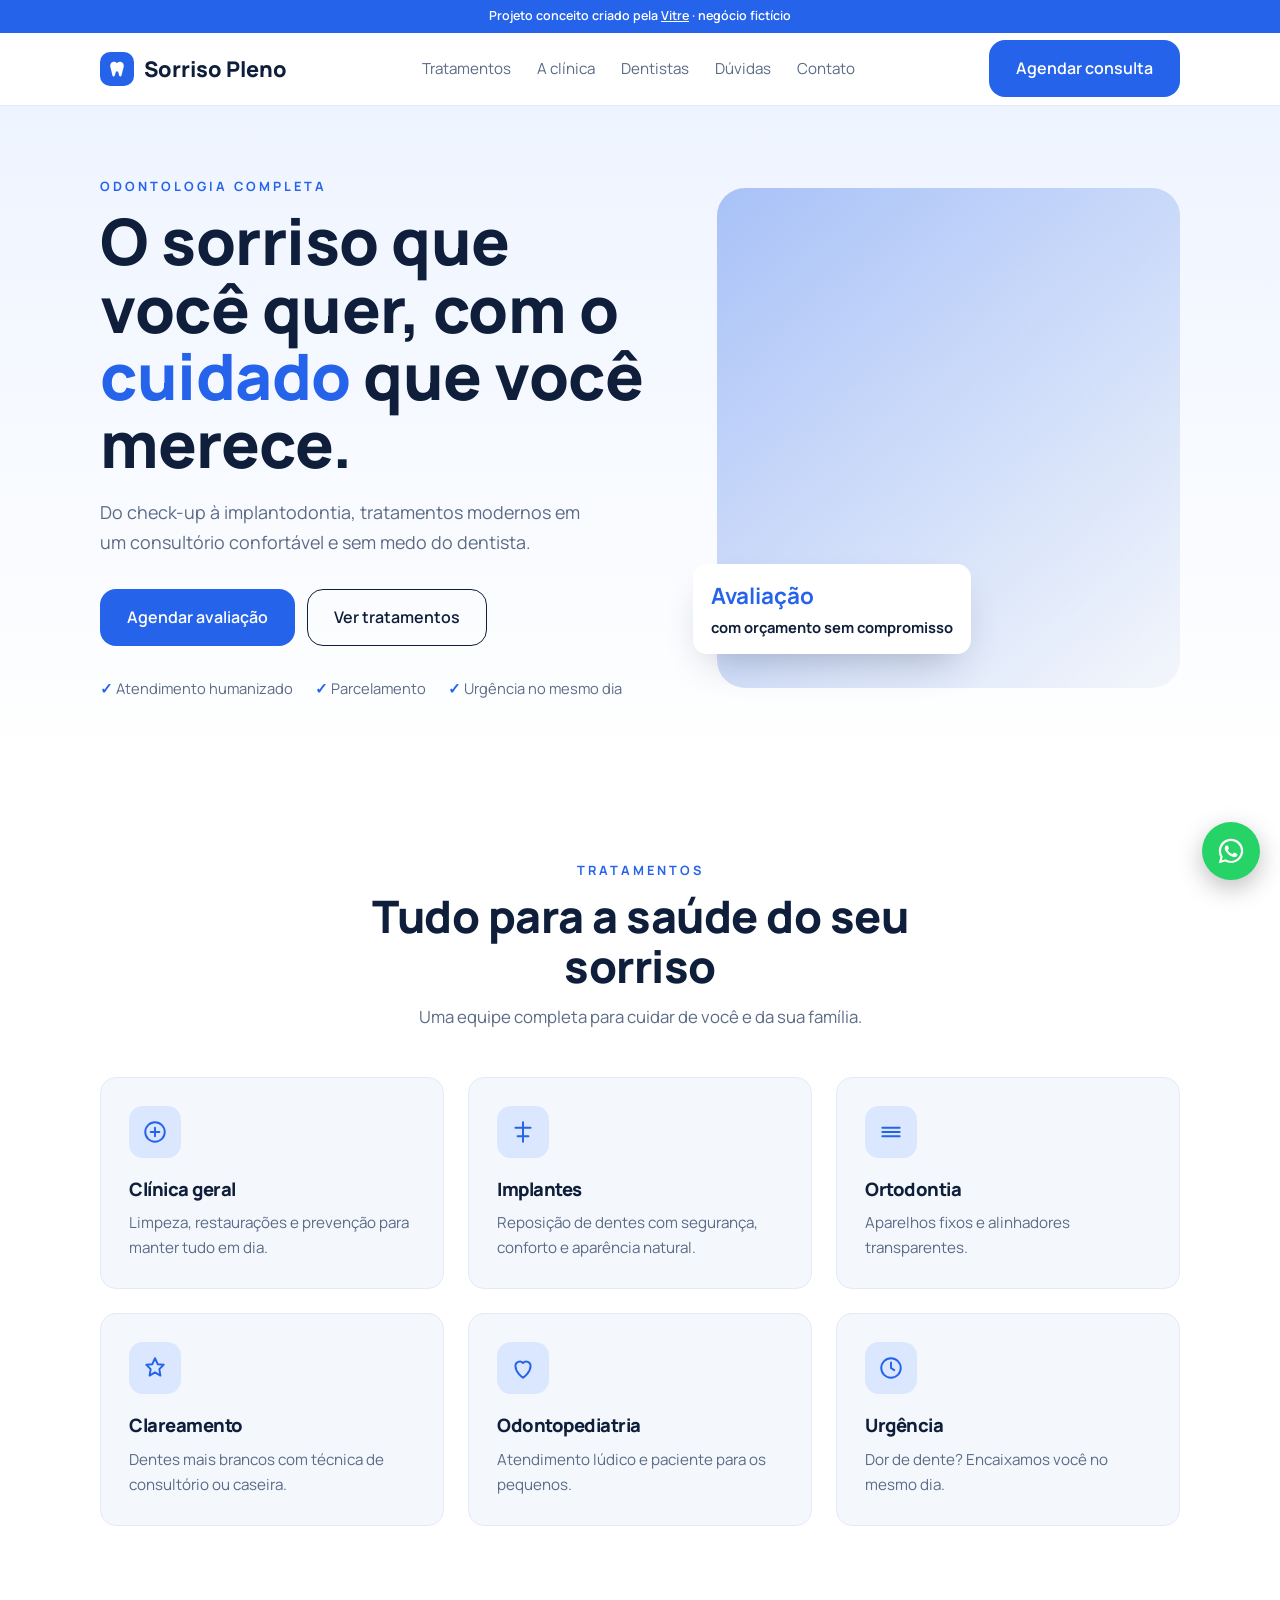
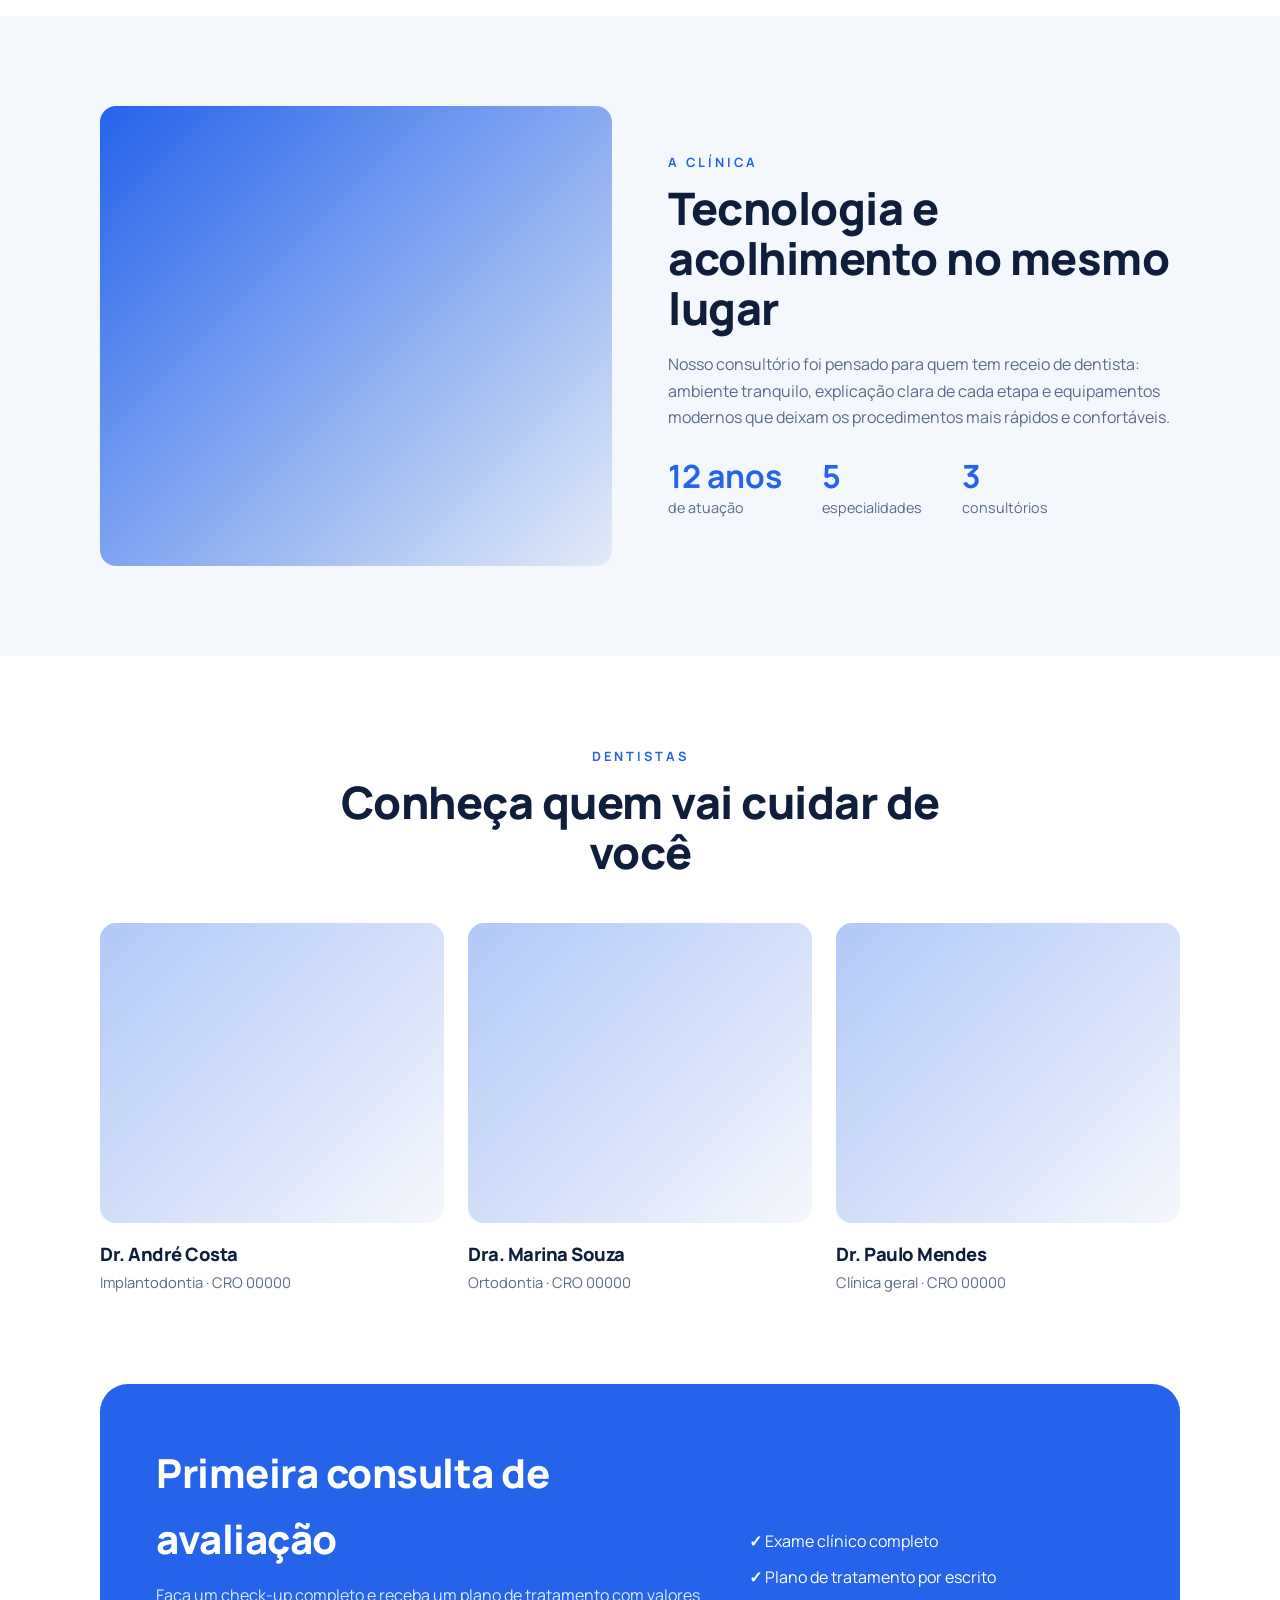
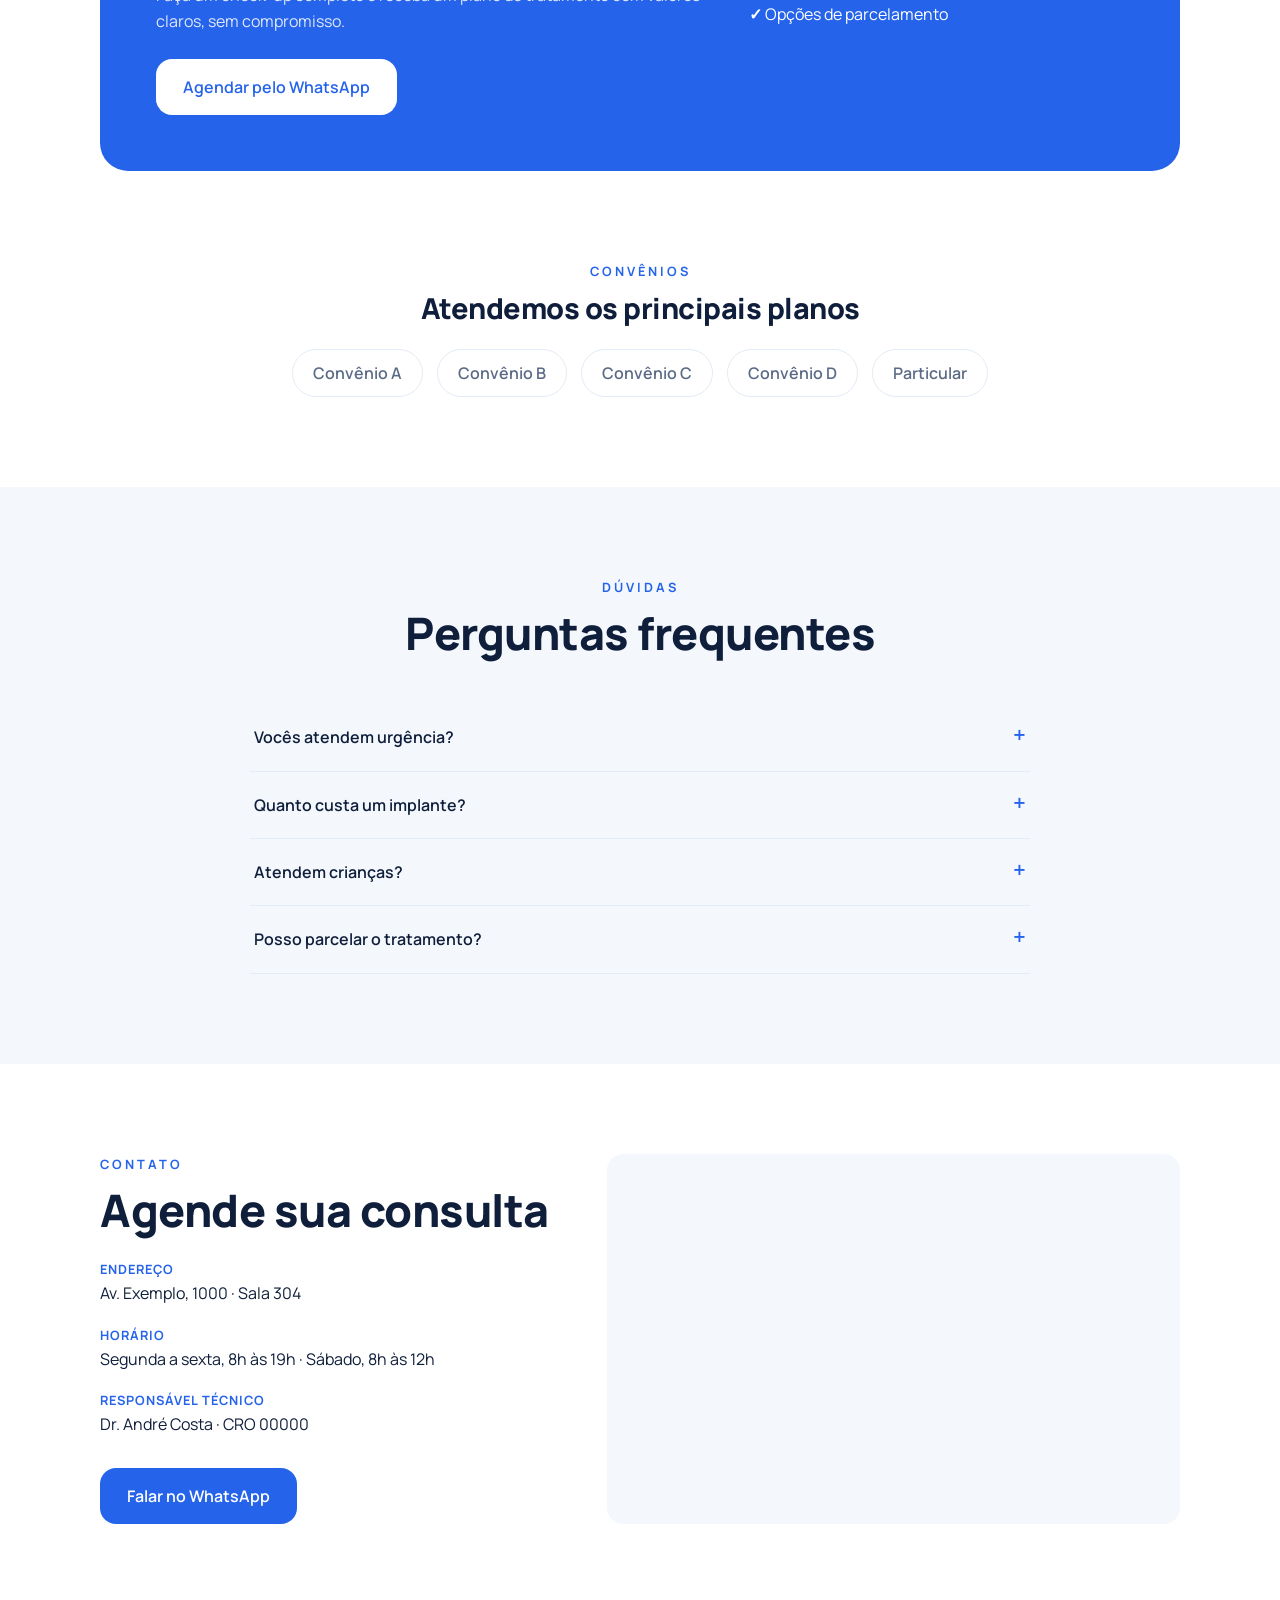
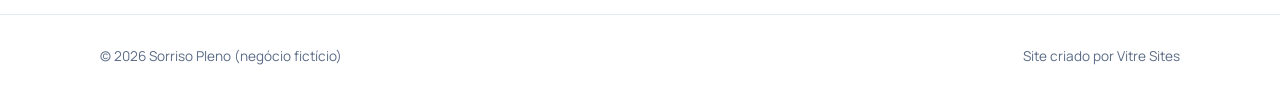
<file: modelos/dentista.html>
<!DOCTYPE html>
<html lang="pt-BR">
<head>
<meta charset="UTF-8"><meta name="viewport" content="width=device-width, initial-scale=1.0">
<title>Sorriso Pleno Odontologia | Projeto conceito Vitre</title>
<link href="https://fonts.googleapis.com/css2?family=Manrope:wght@400;500;600;700;800&display=swap" rel="stylesheet">
<link rel="stylesheet" href="demo.css">
<style>
:root{--bg:#ffffff;--header:rgba(255,255,255,.94);--card:#f4f8fd;--accent:#2563eb;--ink:#0f1e3a;--muted:#5b6b86;--line:#e3ebf6;--r:16px}
body{font-family:Manrope,sans-serif}
h1,h2,h3{font-weight:800;letter-spacing:-.5px}
.logo{font-weight:800;font-size:1.35rem;display:flex;align-items:center;gap:10px}
.logo i{width:34px;height:34px;border-radius:10px;background:var(--accent);display:grid;place-items:center}
.logo svg{width:20px;height:20px;fill:#fff}
.hero{background:linear-gradient(180deg,#eef4ff,#fff)}
.hero .wrap{display:grid;grid-template-columns:1.1fr .9fr;gap:50px;align-items:center;padding-top:70px;padding-bottom:70px}
h1{font-size:clamp(2.5rem,5.6vw,4rem);line-height:1.06}
h1 span{color:var(--accent)}
.hero p{color:var(--muted);font-size:1.12rem;margin:20px 0 32px;max-width:500px}
.hero .acts{display:flex;gap:12px;flex-wrap:wrap}
.hero-img{position:relative}
.hero-img img{height:500px;border-radius:28px}
.float{position:absolute;left:-24px;bottom:34px;background:#fff;border-radius:14px;padding:14px 18px;box-shadow:0 18px 40px -16px rgba(15,30,58,.3);display:flex;gap:12px;align-items:center;font-weight:700;font-size:.92rem}
.float b{display:block;color:var(--accent);font-size:1.4rem}
.badges{display:flex;gap:22px;flex-wrap:wrap;margin-top:30px;color:var(--muted);font-size:.92rem}
.badges span::before{content:"✓ ";color:var(--accent);font-weight:800}
.sv{transition:.25s}.sv:hover{background:#fff;box-shadow:0 18px 40px -20px rgba(37,99,235,.35);transform:translateY(-4px)}
.sv .ic{width:52px;height:52px;border-radius:14px;background:#dbe7ff;display:grid;place-items:center;margin-bottom:16px}
.sv svg{width:26px;height:26px;stroke:var(--accent);fill:none;stroke-width:1.8;stroke-linecap:round;stroke-linejoin:round}
.sv h3{font-size:1.15rem;margin-bottom:6px}.sv p{color:var(--muted);font-size:.95rem}
.blue{background:var(--accent);color:#fff;border-radius:28px;padding:56px;display:grid;grid-template-columns:1.2fr .8fr;gap:30px;align-items:center}
.blue p{opacity:.85}.blue .btn{background:#fff;color:var(--accent)}
.blue ul{list-style:none;display:grid;gap:10px}.blue li::before{content:"✓  ";font-weight:800}
.conv{display:flex;gap:14px;flex-wrap:wrap;justify-content:center}
.conv span{border:1px solid var(--line);border-radius:999px;padding:10px 20px;color:var(--muted);font-weight:600}
@media(max-width:900px){.hero .wrap,.blue{grid-template-columns:1fr}.hero-img img{height:380px}.float{left:12px}.blue{padding:34px}}
</style>
</head>
<body data-nicho="consultório odontológico">
<div class="demo">Projeto conceito criado pela <a href="../index.html">Vitre</a> · negócio fictício</div>
<header class="top"><div class="wrap">
  <a href="#" class="logo"><i><svg viewBox="0 0 24 24"><path d="M12 5c-1.5-1.3-3.4-2-5.2-1.4C4.3 4.4 3.5 7 4 9.6c.4 2 1 3.6 1.5 5.6.5 2 .8 5.8 2.6 5.8 1.6 0 1.7-3.4 2.4-5 .4-.9.9-1.2 1.5-1.2s1.1.3 1.5 1.2c.7 1.6.8 5 2.4 5 1.8 0 2.1-3.8 2.6-5.8.5-2 1.1-3.6 1.5-5.6.5-2.6-.3-5.2-2.8-6C15.4 3 13.5 3.7 12 5z"/></svg></i>Sorriso Pleno</a>
  <nav><a href="#tratamentos">Tratamentos</a><a href="#sobre">A clínica</a><a href="#equipe">Dentistas</a><a href="#duvidas">Dúvidas</a><a href="#contato">Contato</a></nav>
  <a class="btn fill wa hide-m" href="#">Agendar consulta</a>
  <button class="burger" aria-label="Abrir menu"><svg viewBox="0 0 24 24"><path d="M4 7h16M4 12h16M4 17h16"/></svg></button>
</div></header>

<section class="hero" style="padding:0"><div class="wrap">
  <div class="rv"><span class="eyebrow">Odontologia completa</span><h1>O sorriso que você quer, com o <span>cuidado</span> que você merece.</h1><p>Do check-up à implantodontia, tratamentos modernos em um consultório confortável e sem medo do dentista.</p><div class="acts"><a class="btn fill wa" href="#">Agendar avaliação</a><a class="btn line" href="#tratamentos">Ver tratamentos</a></div>
  <div class="badges"><span>Atendimento humanizado</span><span>Parcelamento</span><span>Urgência no mesmo dia</span></div></div>
  <div class="hero-img rv"><img class="ph" src="https://images.unsplash.com/photo-1629909613654-28e377c37b09?w=900&q=70" alt="Consultório odontológico"><div class="float"><div><b>Avaliação</b>com orçamento sem compromisso</div></div></div>
</div></section>

<section id="tratamentos"><div class="wrap">
  <div class="head center rv"><span class="eyebrow">Tratamentos</span><h2>Tudo para a saúde do seu sorriso</h2><p>Uma equipe completa para cuidar de você e da sua família.</p></div>
  <div class="g3">
    <div class="card sv rv"><div class="ic"><svg viewBox="0 0 24 24"><circle cx="12" cy="12" r="9"/><path d="M8 12h8M12 8v8"/></svg></div><h3>Clínica geral</h3><p>Limpeza, restaurações e prevenção para manter tudo em dia.</p></div>
    <div class="card sv rv"><div class="ic"><svg viewBox="0 0 24 24"><path d="M12 3v18M5 8h14M7 16h10"/></svg></div><h3>Implantes</h3><p>Reposição de dentes com segurança, conforto e aparência natural.</p></div>
    <div class="card sv rv"><div class="ic"><svg viewBox="0 0 24 24"><path d="M4 12h16M4 8h16M4 16h16"/></svg></div><h3>Ortodontia</h3><p>Aparelhos fixos e alinhadores transparentes.</p></div>
    <div class="card sv rv"><div class="ic"><svg viewBox="0 0 24 24"><path d="M12 3l2.5 5.5L20 9l-4 4 1 6-5-3-5 3 1-6-4-4 5.5-.5z"/></svg></div><h3>Clareamento</h3><p>Dentes mais brancos com técnica de consultório ou caseira.</p></div>
    <div class="card sv rv"><div class="ic"><svg viewBox="0 0 24 24"><path d="M12 21s-7-4.5-7-11a4 4 0 0 1 7-2.6A4 4 0 0 1 19 10c0 6.5-7 11-7 11z"/></svg></div><h3>Odontopediatria</h3><p>Atendimento lúdico e paciente para os pequenos.</p></div>
    <div class="card sv rv"><div class="ic"><svg viewBox="0 0 24 24"><circle cx="12" cy="12" r="9"/><path d="M12 7v5l3 2"/></svg></div><h3>Urgência</h3><p>Dor de dente? Encaixamos você no mesmo dia.</p></div>
  </div>
</div></section>

<section id="sobre" style="background:var(--card)"><div class="wrap g2">
  <img class="ph rv" style="height:460px" src="https://images.unsplash.com/photo-1606811971618-4486d14f3f99?w=900&q=70" alt="Atendimento">
  <div class="rv"><span class="eyebrow">A clínica</span><div class="head" style="margin-bottom:18px"><h2>Tecnologia e acolhimento no mesmo lugar</h2></div><p class="muted">Nosso consultório foi pensado para quem tem receio de dentista: ambiente tranquilo, explicação clara de cada etapa e equipamentos modernos que deixam os procedimentos mais rápidos e confortáveis.</p><div class="stats"><div><b>12 anos</b><span>de atuação</span></div><div><b>5</b><span>especialidades</span></div><div><b>3</b><span>consultórios</span></div></div></div>
</div></section>

<section id="equipe"><div class="wrap">
  <div class="head center rv"><span class="eyebrow">Dentistas</span><h2>Conheça quem vai cuidar de você</h2></div>
  <div class="g3 team">
    <div class="rv"><img class="ph" src="https://images.unsplash.com/photo-1612349317150-e413f6a5b16d?w=600&q=70" alt=""><h3>Dr. André Costa</h3><p>Implantodontia · CRO 00000</p></div>
    <div class="rv"><img class="ph" src="https://images.unsplash.com/photo-1594824476967-48c8b964273f?w=600&q=70" alt=""><h3>Dra. Marina Souza</h3><p>Ortodontia · CRO 00000</p></div>
    <div class="rv"><img class="ph" src="https://images.unsplash.com/photo-1622253692010-333f2da6031d?w=600&q=70" alt=""><h3>Dr. Paulo Mendes</h3><p>Clínica geral · CRO 00000</p></div>
  </div>
</div></section>

<section style="padding-top:0"><div class="wrap">
  <div class="blue rv"><div><h2 style="font-size:clamp(1.8rem,3.6vw,2.5rem);margin-bottom:10px">Primeira consulta de avaliação</h2><p>Faça um check-up completo e receba um plano de tratamento com valores claros, sem compromisso.</p><div style="margin-top:24px"><a class="btn wa" href="#">Agendar pelo WhatsApp</a></div></div>
  <ul><li>Exame clínico completo</li><li>Plano de tratamento por escrito</li><li>Opções de parcelamento</li></ul></div>
</div></section>

<section style="padding-top:0"><div class="wrap">
  <div class="head center rv" style="margin-bottom:24px"><span class="eyebrow">Convênios</span><h2 style="font-size:1.8rem">Atendemos os principais planos</h2></div>
  <div class="conv rv"><span>Convênio A</span><span>Convênio B</span><span>Convênio C</span><span>Convênio D</span><span>Particular</span></div>
</div></section>

<section id="duvidas" style="background:var(--card)"><div class="wrap">
  <div class="head center rv"><span class="eyebrow">Dúvidas</span><h2>Perguntas frequentes</h2></div>
  <div class="faq rv">
    <details><summary>Vocês atendem urgência?</summary><p>Sim. Em caso de dor, chame no WhatsApp que encaixamos você no mesmo dia sempre que possível.</p></details>
    <details><summary>Quanto custa um implante?</summary><p>O valor depende de cada caso. Na avaliação fazemos o planejamento e passamos o orçamento detalhado.</p></details>
    <details><summary>Atendem crianças?</summary><p>Sim, temos atendimento de odontopediatria a partir do primeiro dentinho.</p></details>
    <details><summary>Posso parcelar o tratamento?</summary><p>Sim, parcelamos no cartão e oferecemos condições especiais para tratamentos longos.</p></details>
  </div>
</div></section>

<section id="contato"><div class="wrap contact">
  <div class="rv"><span class="eyebrow">Contato</span><div class="head" style="margin-bottom:0"><h2>Agende sua consulta</h2></div>
    <ul><li><b>Endereço</b>Av. Exemplo, 1000 · Sala 304</li><li><b>Horário</b>Segunda a sexta, 8h às 19h · Sábado, 8h às 12h</li><li><b>Responsável técnico</b>Dr. André Costa · CRO 00000</li></ul>
    <a class="btn fill wa" href="#">Falar no WhatsApp</a></div>
  <iframe class="map rv" src="https://maps.google.com/maps?q=Bras%C3%ADlia%2C%20DF&z=13&output=embed" loading="lazy" title="Mapa"></iframe>
</div></section>

<footer class="foot"><div class="wrap"><span>© <span id="ano"></span> Sorriso Pleno (negócio fictício)</span><span>Site criado por <a href="../index.html">Vitre Sites</a></span></div></footer>
<script src="demo.js"></script>
</body>
</html>
</file>
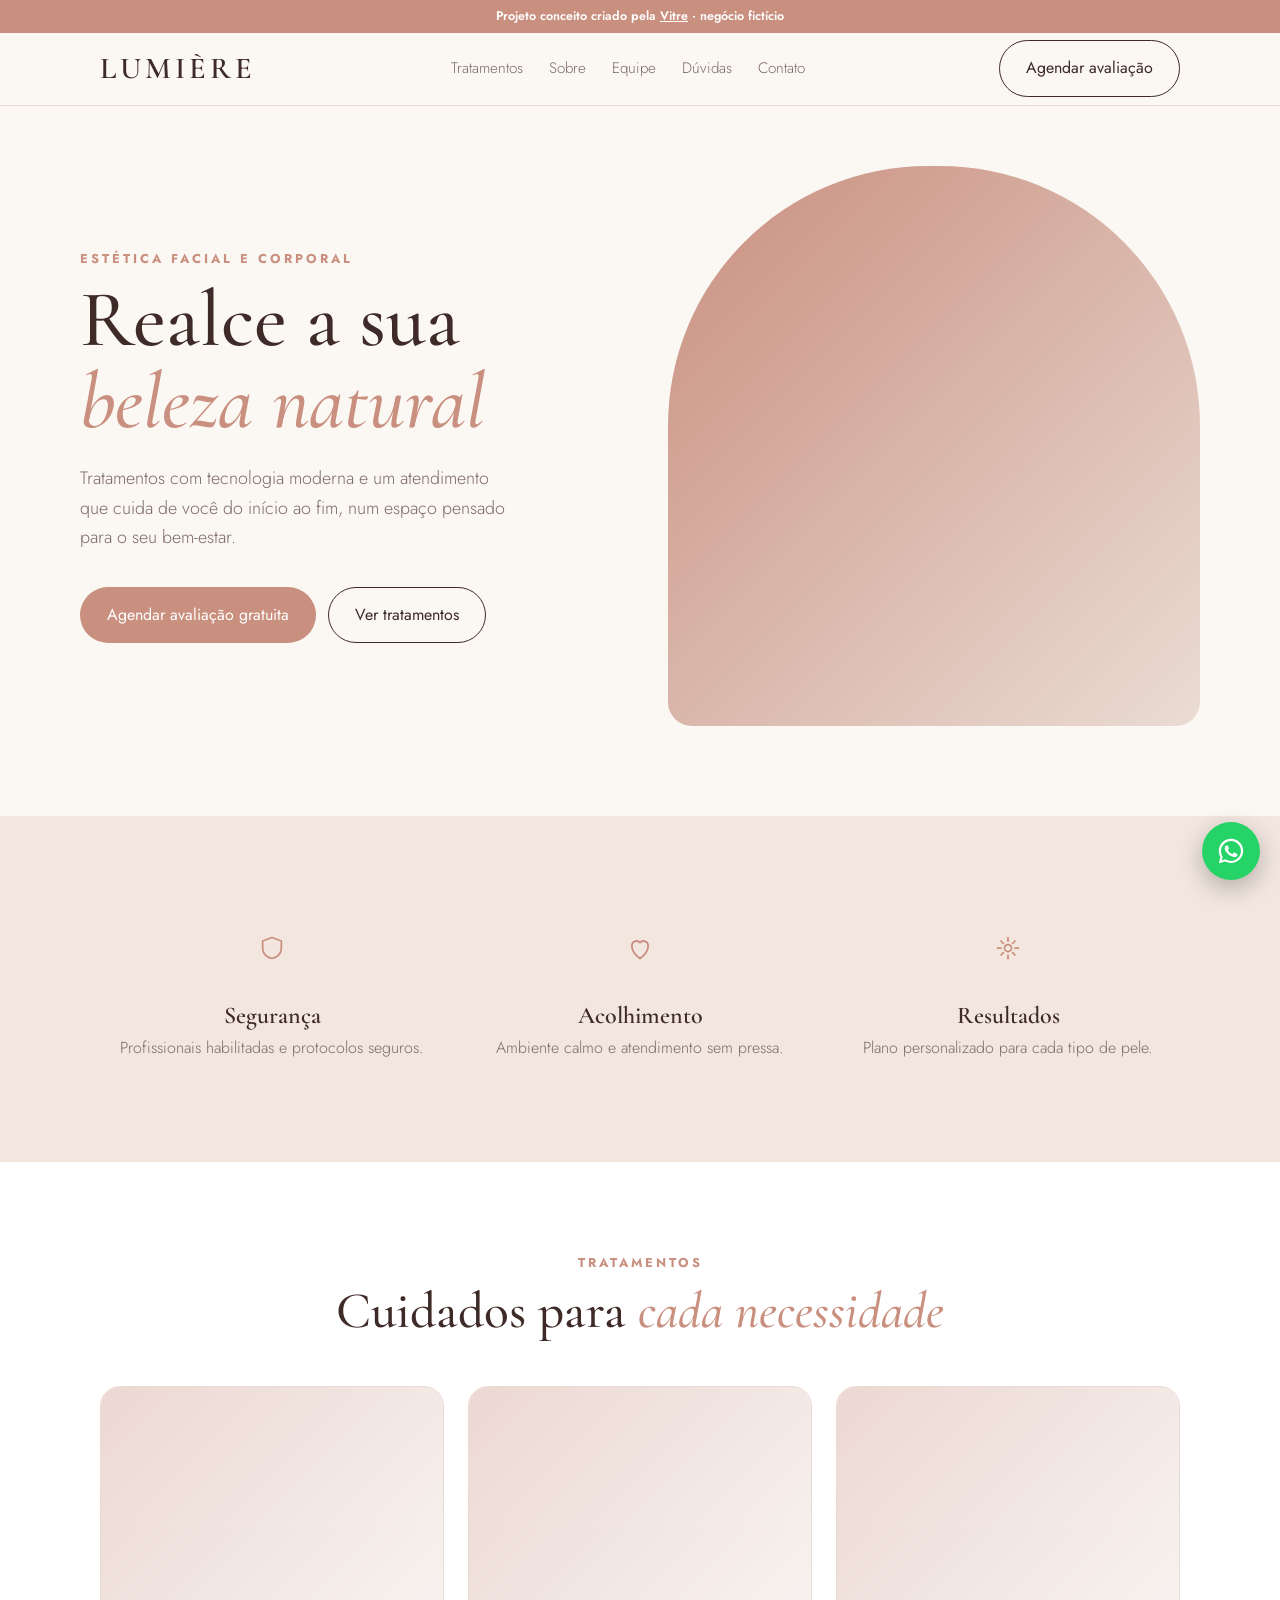
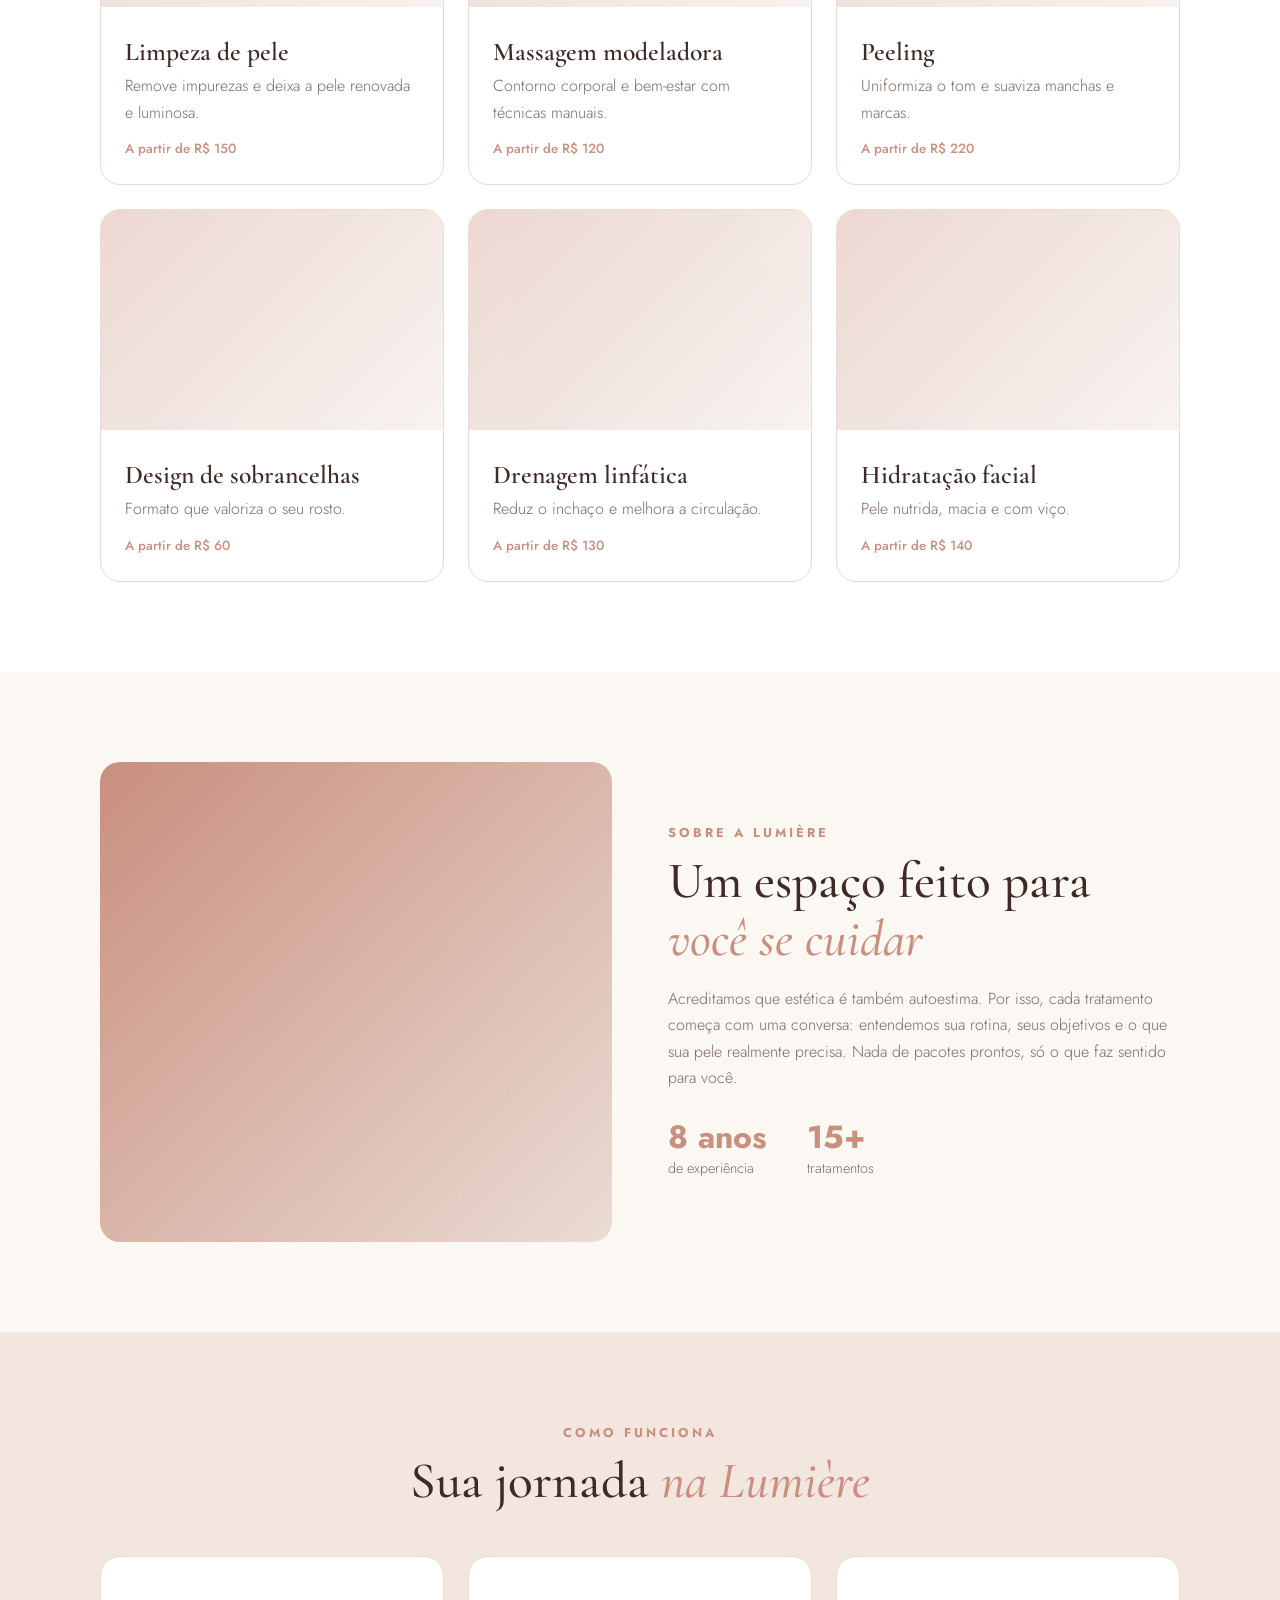
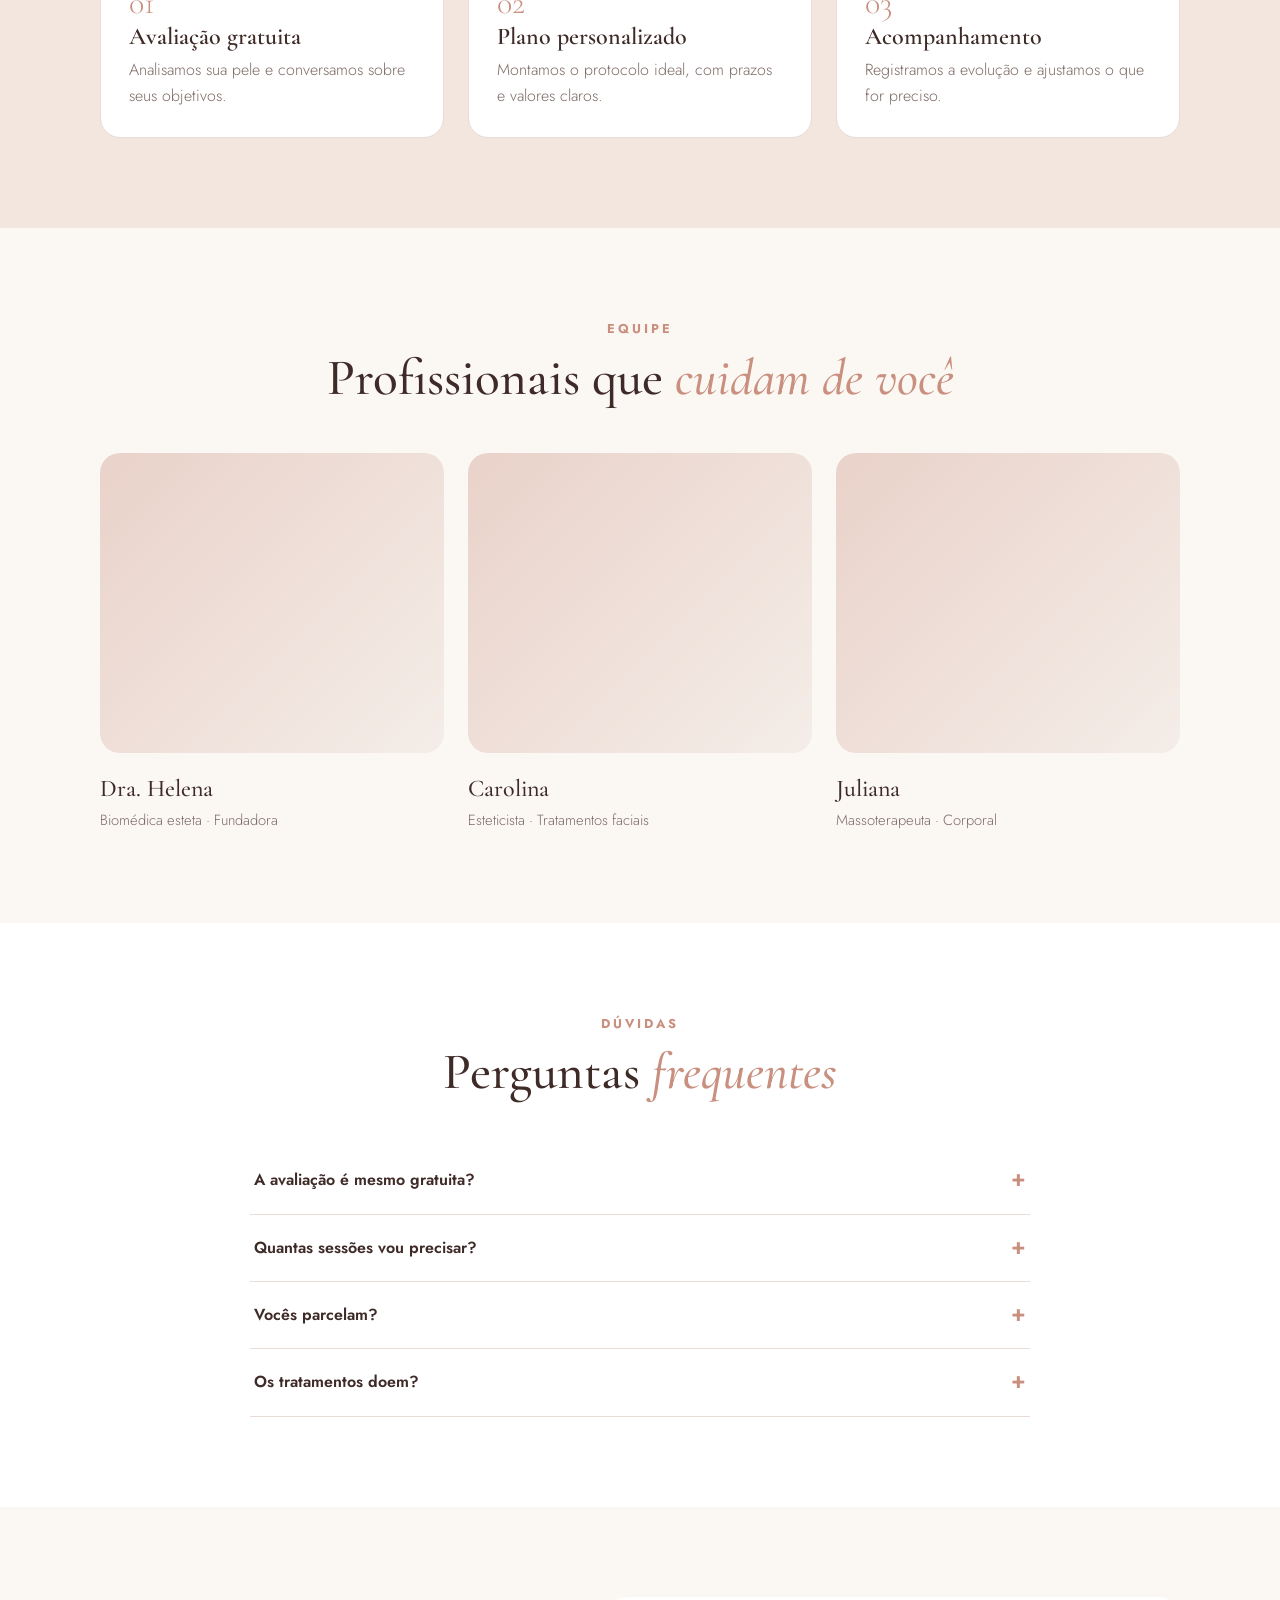
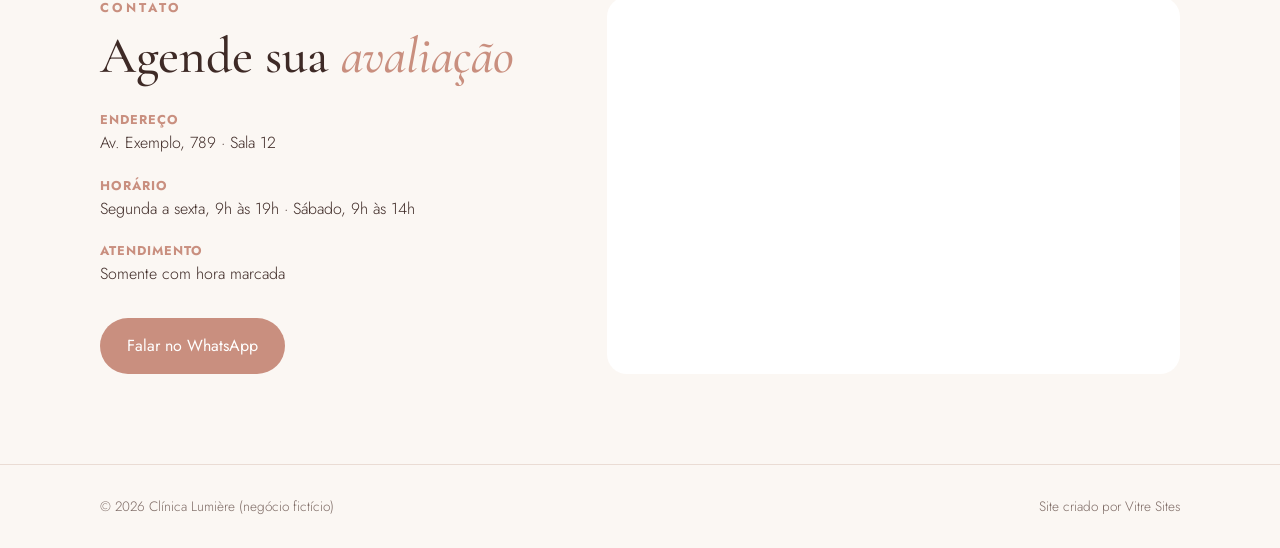
<file: modelos/estetica.html>
<!DOCTYPE html>
<html lang="pt-BR">
<head>
<meta charset="UTF-8"><meta name="viewport" content="width=device-width, initial-scale=1.0">
<title>Clínica Lumière | Projeto conceito Vitre</title>
<link href="https://fonts.googleapis.com/css2?family=Cormorant+Garamond:ital,wght@0,500;0,600;1,500&family=Jost:wght@300;400;500&display=swap" rel="stylesheet">
<link rel="stylesheet" href="demo.css">
<style>
:root{--bg:#fbf7f3;--header:rgba(251,247,243,.94);--card:#fff;--accent:#c98f7f;--ink:#3e2a26;--muted:#7d6a64;--line:#eadcd4;--r:20px}
body{font-family:Jost,sans-serif;font-weight:300}
h1,h2,h3,.logo{font-family:'Cormorant Garamond',serif;font-weight:500}
.logo{font-size:1.9rem;letter-spacing:4px;font-weight:600}
h1 i,h2 i{color:var(--accent)}
.btn{border-radius:999px;font-weight:400}
.hero{display:grid;grid-template-columns:1fr 1fr;gap:56px;align-items:center;padding:60px 0 90px}
h1{font-size:clamp(3rem,6.4vw,5rem);line-height:1.02}
.hero p{color:var(--muted);font-size:1.12rem;margin:22px 0 34px;max-width:440px}
.hero .acts{display:flex;gap:12px;flex-wrap:wrap}
.hero img{height:560px;border-radius:260px 260px 24px 24px}
.head h2{font-size:clamp(2.3rem,4.6vw,3.2rem)}
.trat{padding:0;overflow:hidden}.trat img{height:220px;border-radius:0}
.trat div{padding:24px}.trat h3{font-size:1.6rem;font-weight:600}.trat p{color:var(--muted)}
.trat small{display:block;margin-top:12px;color:var(--accent);font-weight:500}
.diffs .card{text-align:center;background:transparent;border:0;padding:10px}
.ic{width:64px;height:64px;border-radius:50%;background:#f2e6df;display:grid;place-items:center;margin:0 auto 16px}
.ic svg{width:28px;height:28px;stroke:var(--accent);fill:none;stroke-width:1.5;stroke-linecap:round;stroke-linejoin:round}
.diffs h3{font-size:1.5rem;font-weight:600}
.band{background:#f2e6df}
.steps{counter-reset:s}.steps .card{position:relative;padding-top:60px}
.steps .card::before{counter-increment:s;content:"0" counter(s);position:absolute;top:20px;left:28px;font-family:'Cormorant Garamond';font-size:2rem;color:var(--accent)}
.steps h3{font-size:1.5rem;font-weight:600}.steps p{color:var(--muted)}
.cta{text-align:center}.cta p{max-width:600px;margin:0 auto 30px;color:var(--muted);font-size:1.1rem}
@media(max-width:900px){.hero{grid-template-columns:1fr;padding-top:30px}.hero img{height:400px}}
</style>
</head>
<body data-nicho="clínica de estética">
<div class="demo">Projeto conceito criado pela <a href="../index.html">Vitre</a> · negócio fictício</div>
<header class="top"><div class="wrap">
  <a href="#" class="logo">LUMIÈRE</a>
  <nav><a href="#tratamentos">Tratamentos</a><a href="#sobre">Sobre</a><a href="#equipe">Equipe</a><a href="#duvidas">Dúvidas</a><a href="#contato">Contato</a></nav>
  <a class="btn line wa hide-m" href="#">Agendar avaliação</a>
  <button class="burger" aria-label="Abrir menu"><svg viewBox="0 0 24 24"><path d="M4 7h16M4 12h16M4 17h16"/></svg></button>
</div></header>

<div class="wrap hero">
  <div class="rv"><span class="eyebrow">Estética facial e corporal</span><h1>Realce a sua <i>beleza natural</i></h1><p>Tratamentos com tecnologia moderna e um atendimento que cuida de você do início ao fim, num espaço pensado para o seu bem-estar.</p><div class="acts"><a class="btn fill wa" href="#">Agendar avaliação gratuita</a><a class="btn line" href="#tratamentos">Ver tratamentos</a></div></div>
  <img class="ph rv" src="https://images.unsplash.com/photo-1570172619644-dfd03ed5d881?w=900&q=70" alt="Tratamento facial">
</div>

<section class="band"><div class="wrap g3 diffs">
  <div class="card rv"><div class="ic"><svg viewBox="0 0 24 24"><path d="M12 3 4 6v6c0 5 3.5 8 8 9 4.5-1 8-4 8-9V6z"/></svg></div><h3>Segurança</h3><p class="muted">Profissionais habilitadas e protocolos seguros.</p></div>
  <div class="card rv"><div class="ic"><svg viewBox="0 0 24 24"><path d="M12 21s-7-4.5-7-11a4 4 0 0 1 7-2.6A4 4 0 0 1 19 10c0 6.5-7 11-7 11z"/></svg></div><h3>Acolhimento</h3><p class="muted">Ambiente calmo e atendimento sem pressa.</p></div>
  <div class="card rv"><div class="ic"><svg viewBox="0 0 24 24"><path d="M12 3v3M12 18v3M3 12h3M18 12h3M6 6l2 2M16 16l2 2M6 18l2-2M16 8l2-2"/><circle cx="12" cy="12" r="3"/></svg></div><h3>Resultados</h3><p class="muted">Plano personalizado para cada tipo de pele.</p></div>
</div></section>

<section id="tratamentos" style="background:#fff"><div class="wrap">
  <div class="head center rv"><span class="eyebrow">Tratamentos</span><h2>Cuidados para <i>cada necessidade</i></h2></div>
  <div class="g3">
    <div class="card trat rv"><img class="ph" src="https://images.unsplash.com/photo-1616394584738-fc6e612e71b9?w=600&q=70" alt=""><div><h3>Limpeza de pele</h3><p>Remove impurezas e deixa a pele renovada e luminosa.</p><small>A partir de R$ 150</small></div></div>
    <div class="card trat rv"><img class="ph" src="https://images.unsplash.com/photo-1519823551278-64ac92734fb1?w=600&q=70" alt=""><div><h3>Massagem modeladora</h3><p>Contorno corporal e bem-estar com técnicas manuais.</p><small>A partir de R$ 120</small></div></div>
    <div class="card trat rv"><img class="ph" src="https://images.unsplash.com/photo-1512290923902-8a9f81dc236c?w=600&q=70" alt=""><div><h3>Peeling</h3><p>Uniformiza o tom e suaviza manchas e marcas.</p><small>A partir de R$ 220</small></div></div>
    <div class="card trat rv"><img class="ph" src="https://images.unsplash.com/photo-1487412947147-5cebf100ffc2?w=600&q=70" alt=""><div><h3>Design de sobrancelhas</h3><p>Formato que valoriza o seu rosto.</p><small>A partir de R$ 60</small></div></div>
    <div class="card trat rv"><img class="ph" src="https://images.unsplash.com/photo-1600334129128-685c5582fd35?w=600&q=70" alt=""><div><h3>Drenagem linfática</h3><p>Reduz o inchaço e melhora a circulação.</p><small>A partir de R$ 130</small></div></div>
    <div class="card trat rv"><img class="ph" src="https://images.unsplash.com/photo-1515377905703-c4788e51af15?w=600&q=70" alt=""><div><h3>Hidratação facial</h3><p>Pele nutrida, macia e com viço.</p><small>A partir de R$ 140</small></div></div>
  </div>
</div></section>

<section id="sobre"><div class="wrap g2">
  <img class="ph rv" style="height:480px" src="https://images.unsplash.com/photo-1560750588-73207b1ef5b8?w=900&q=70" alt="Espaço da clínica">
  <div class="rv"><span class="eyebrow">Sobre a Lumière</span><div class="head" style="margin-bottom:18px"><h2>Um espaço feito para <i>você se cuidar</i></h2></div><p class="muted">Acreditamos que estética é também autoestima. Por isso, cada tratamento começa com uma conversa: entendemos sua rotina, seus objetivos e o que sua pele realmente precisa. Nada de pacotes prontos, só o que faz sentido para você.</p><div class="stats"><div><b>8 anos</b><span>de experiência</span></div><div><b>15+</b><span>tratamentos</span></div></div></div>
</div></section>

<section class="band"><div class="wrap">
  <div class="head center rv"><span class="eyebrow">Como funciona</span><h2>Sua jornada <i>na Lumière</i></h2></div>
  <div class="g3 steps">
    <div class="card rv"><h3>Avaliação gratuita</h3><p>Analisamos sua pele e conversamos sobre seus objetivos.</p></div>
    <div class="card rv"><h3>Plano personalizado</h3><p>Montamos o protocolo ideal, com prazos e valores claros.</p></div>
    <div class="card rv"><h3>Acompanhamento</h3><p>Registramos a evolução e ajustamos o que for preciso.</p></div>
  </div>
</div></section>

<section id="equipe"><div class="wrap">
  <div class="head center rv"><span class="eyebrow">Equipe</span><h2>Profissionais que <i>cuidam de você</i></h2></div>
  <div class="g3 team">
    <div class="rv"><img class="ph" src="https://images.unsplash.com/photo-1594824476967-48c8b964273f?w=600&q=70" alt=""><h3 style="font-size:1.5rem">Dra. Helena</h3><p>Biomédica esteta · Fundadora</p></div>
    <div class="rv"><img class="ph" src="https://images.unsplash.com/photo-1559839734-2b71ea197ec2?w=600&q=70" alt=""><h3 style="font-size:1.5rem">Carolina</h3><p>Esteticista · Tratamentos faciais</p></div>
    <div class="rv"><img class="ph" src="https://images.unsplash.com/photo-1614608682850-e0d6ed316d47?w=600&q=70" alt=""><h3 style="font-size:1.5rem">Juliana</h3><p>Massoterapeuta · Corporal</p></div>
  </div>
</div></section>

<section id="duvidas" style="background:#fff"><div class="wrap">
  <div class="head center rv"><span class="eyebrow">Dúvidas</span><h2>Perguntas <i>frequentes</i></h2></div>
  <div class="faq rv">
    <details><summary>A avaliação é mesmo gratuita?</summary><p>Sim. A primeira avaliação não tem custo e não obriga você a fechar nenhum tratamento.</p></details>
    <details><summary>Quantas sessões vou precisar?</summary><p>Depende do tratamento e do seu objetivo. Na avaliação, passamos uma estimativa clara.</p></details>
    <details><summary>Vocês parcelam?</summary><p>Sim, pacotes de sessões podem ser parcelados no cartão.</p></details>
    <details><summary>Os tratamentos doem?</summary><p>A maioria é confortável. Quando há algum desconforto, explicamos antes e usamos técnicas para minimizá-lo.</p></details>
  </div>
</div></section>

<section id="contato"><div class="wrap contact">
  <div class="rv"><span class="eyebrow">Contato</span><div class="head" style="margin-bottom:0"><h2>Agende sua <i>avaliação</i></h2></div>
    <ul><li><b>Endereço</b>Av. Exemplo, 789 · Sala 12</li><li><b>Horário</b>Segunda a sexta, 9h às 19h · Sábado, 9h às 14h</li><li><b>Atendimento</b>Somente com hora marcada</li></ul>
    <a class="btn fill wa" href="#">Falar no WhatsApp</a></div>
  <iframe class="map rv" src="https://maps.google.com/maps?q=Bras%C3%ADlia%2C%20DF&z=13&output=embed" loading="lazy" title="Mapa"></iframe>
</div></section>

<footer class="foot"><div class="wrap"><span>© <span id="ano"></span> Clínica Lumière (negócio fictício)</span><span>Site criado por <a href="../index.html">Vitre Sites</a></span></div></footer>
<script src="demo.js"></script>
</body>
</html>
</file>
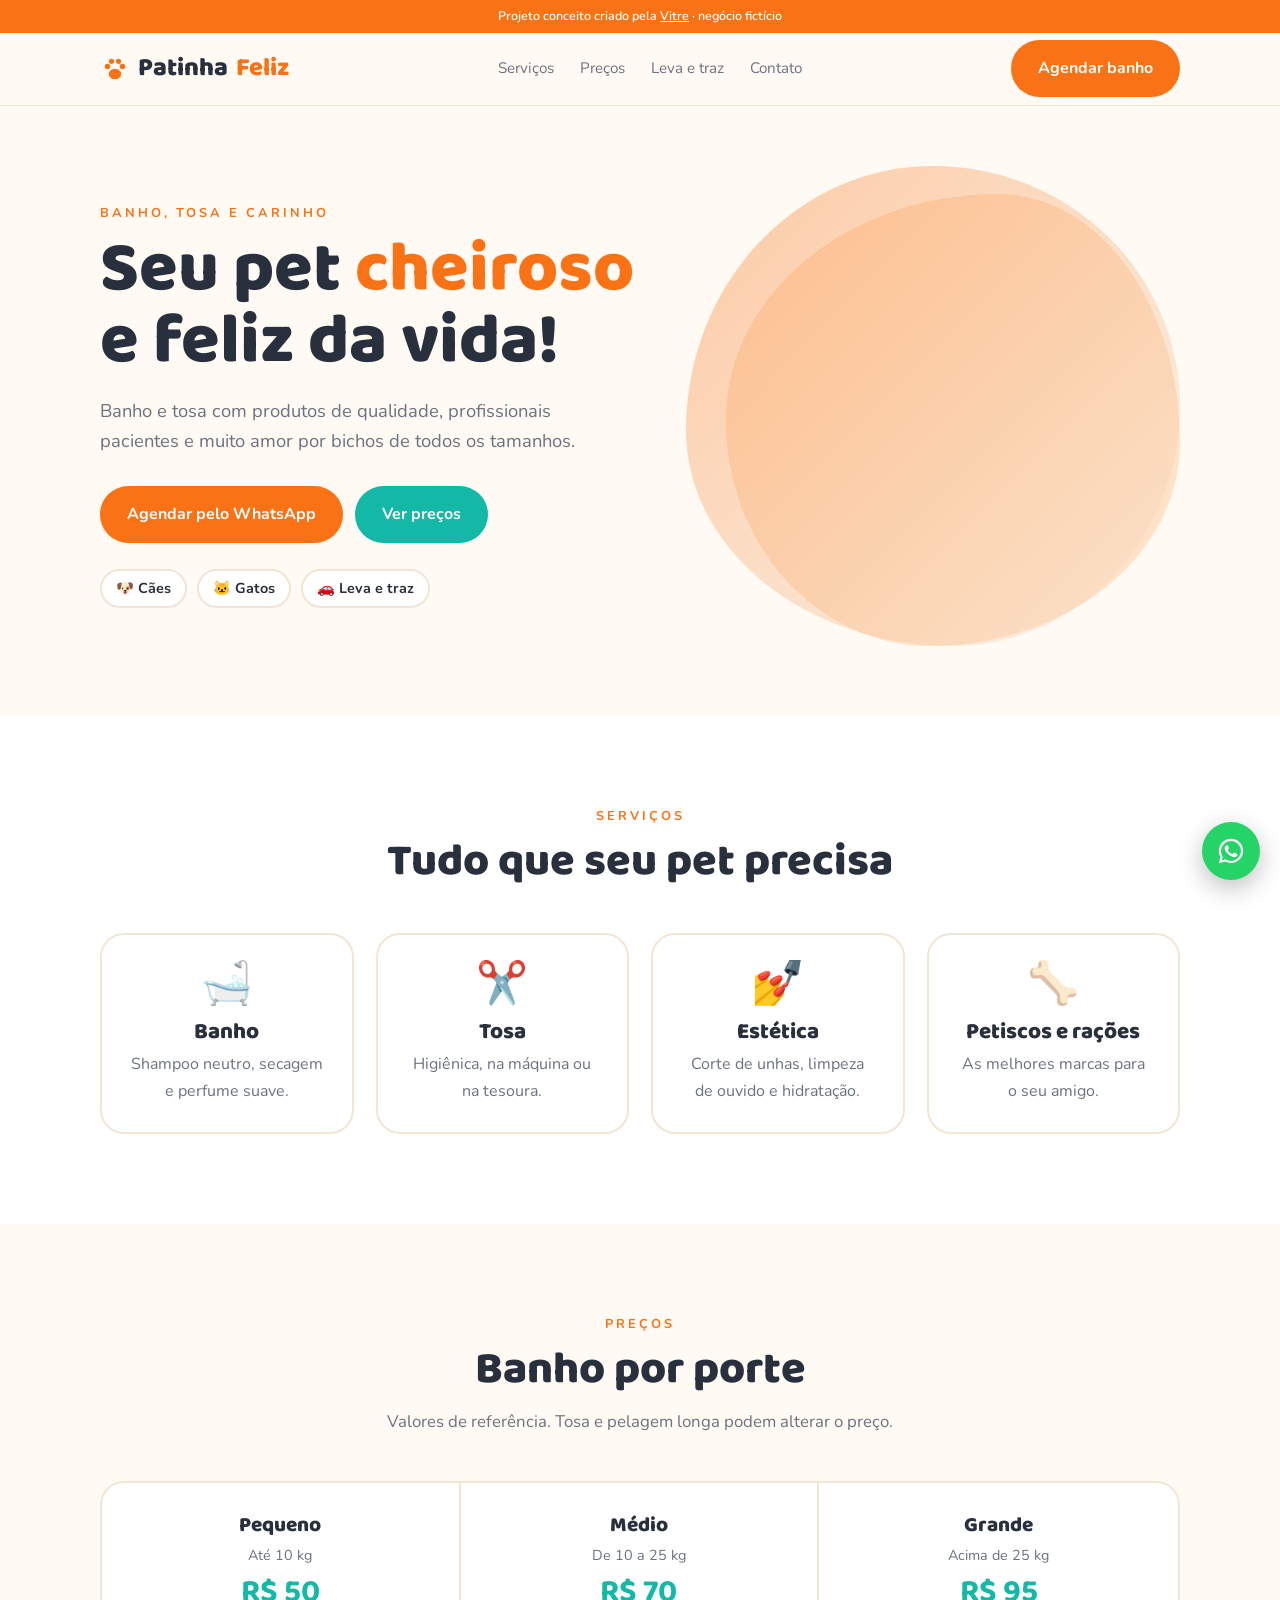
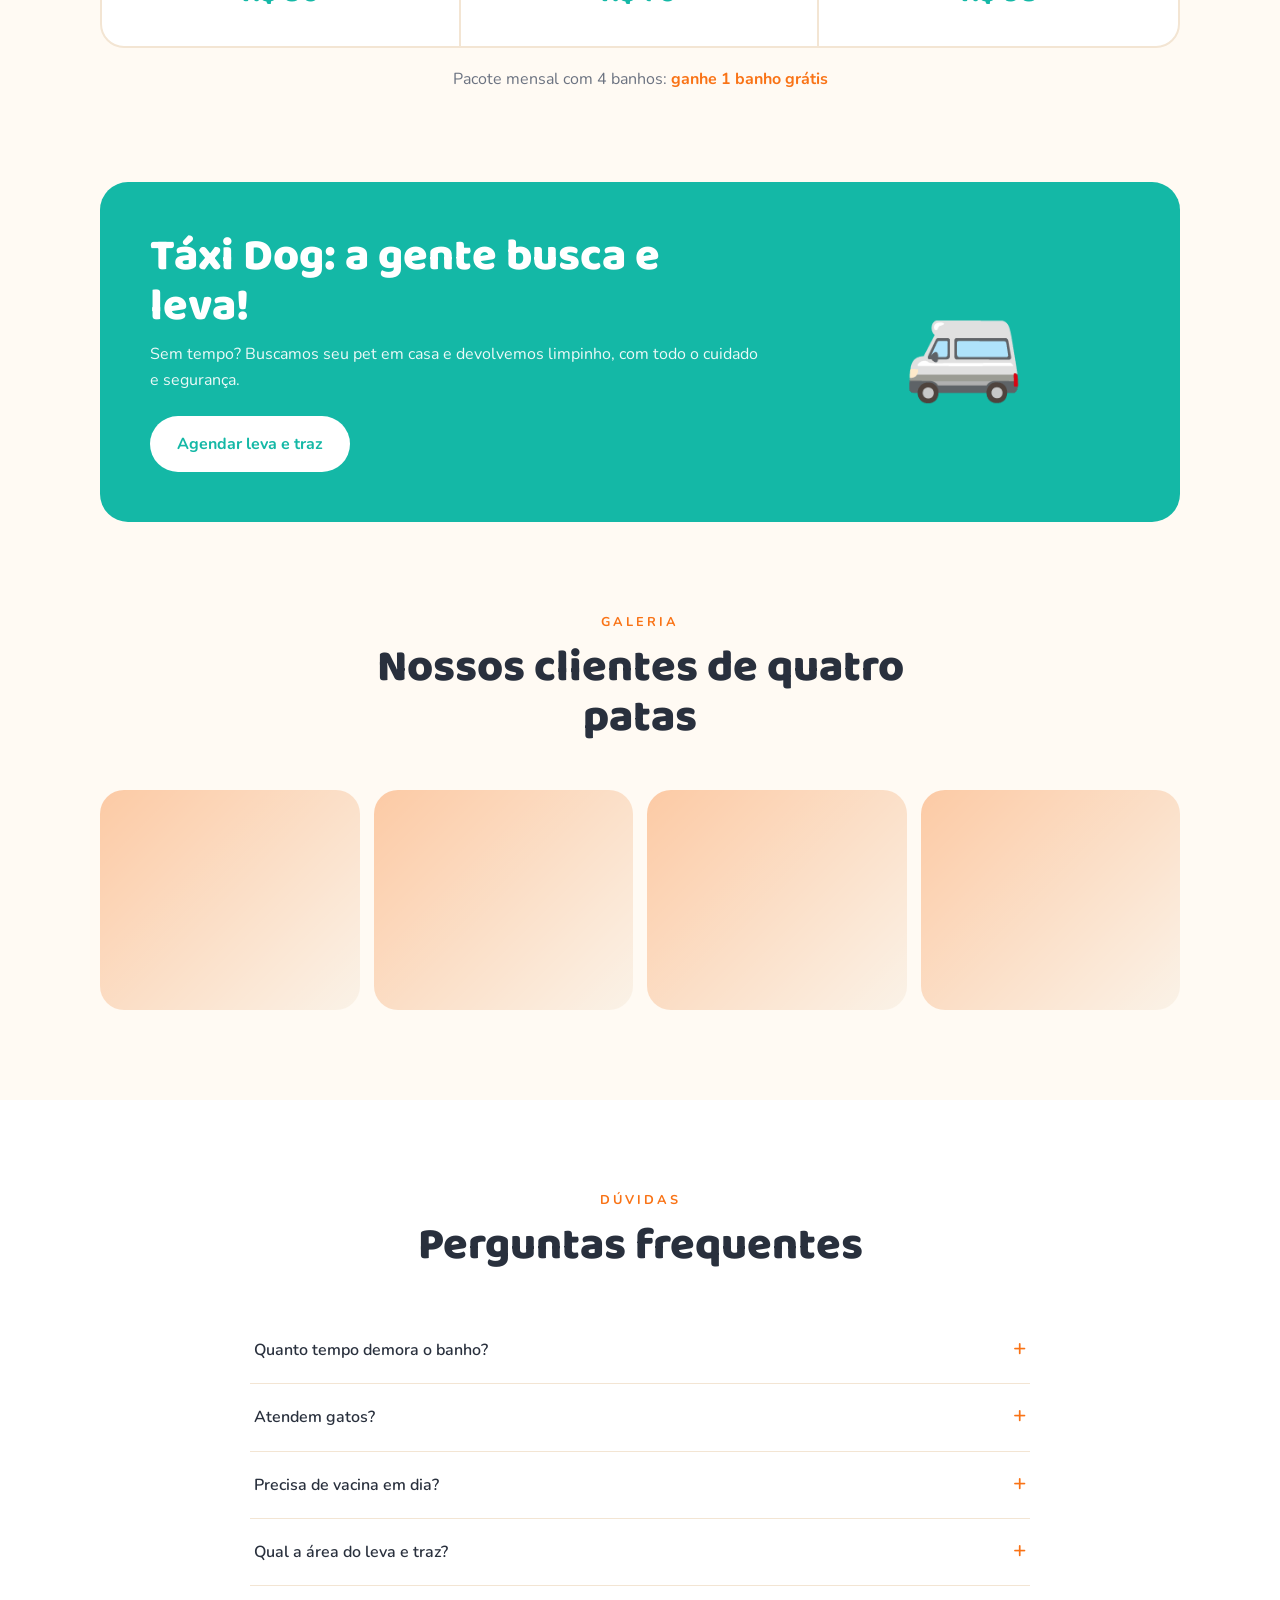
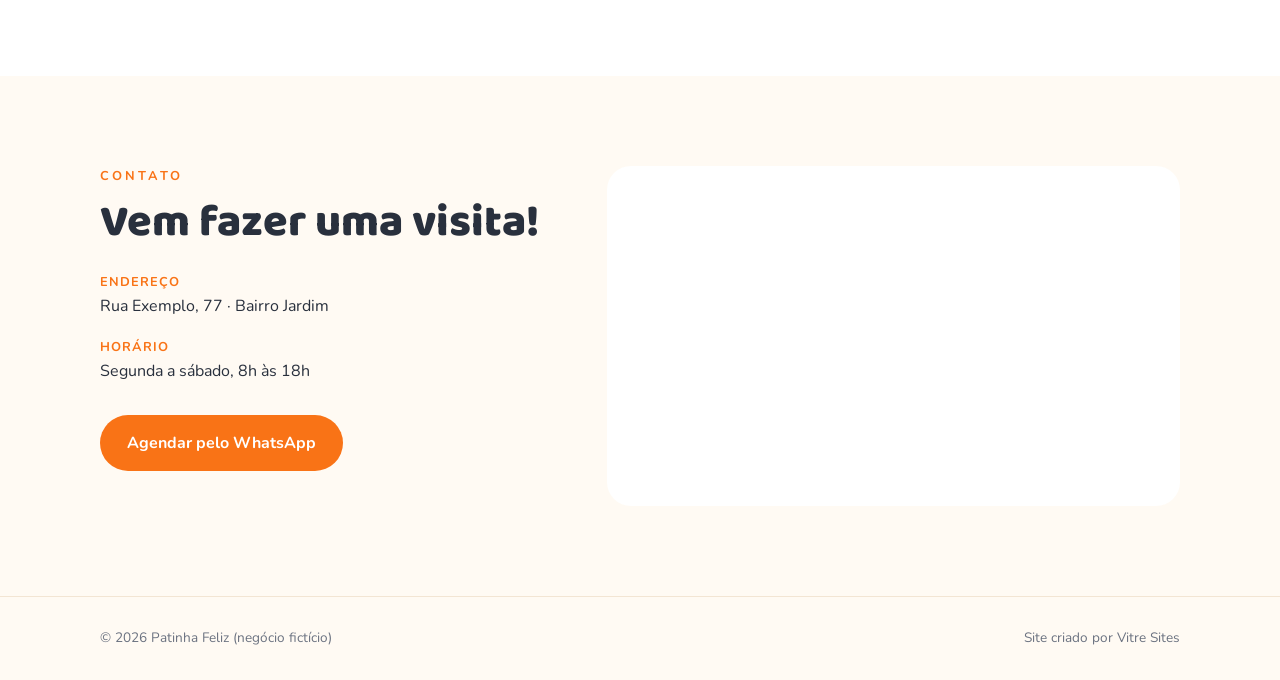
<file: modelos/petshop.html>
<!DOCTYPE html>
<html lang="pt-BR">
<head>
<meta charset="UTF-8"><meta name="viewport" content="width=device-width, initial-scale=1.0">
<title>Patinha Feliz Pet Shop | Projeto conceito Vitre</title>
<link href="https://fonts.googleapis.com/css2?family=Baloo+2:wght@600;700;800&family=Nunito:wght@400;600;700&display=swap" rel="stylesheet">
<link rel="stylesheet" href="demo.css">
<style>
:root{--bg:#fffaf3;--header:rgba(255,250,243,.95);--card:#fff;--accent:#f97316;--ink:#29303d;--muted:#6b7280;--line:#f3e5d3;--teal:#14b8a6;--r:24px}
body{font-family:Nunito,sans-serif}
h1,h2,h3,.logo{font-family:'Baloo 2',cursive;font-weight:800}
.logo{font-size:1.6rem;display:flex;align-items:center;gap:8px}.logo span{color:var(--accent)}
.logo svg{width:30px;height:30px;fill:var(--accent)}
.btn{border-radius:999px;font-weight:700}
.btn.teal{background:var(--teal);color:#fff}
.hero .wrap{display:grid;grid-template-columns:1.05fr .95fr;gap:40px;align-items:center;padding-top:60px;padding-bottom:70px}
h1{font-size:clamp(2.7rem,6vw,4.4rem);line-height:1.02}
h1 span{color:var(--accent)}
.hero p{color:var(--muted);font-size:1.15rem;margin:18px 0 30px;max-width:480px}
.hero .acts{display:flex;gap:12px;flex-wrap:wrap}
.blob{position:relative}
.blob::before{content:"";position:absolute;inset:6% 0 0 8%;background:#ffe2c7;border-radius:60% 40% 55% 45%/50% 55% 45% 50%;z-index:-1}
.blob img{height:480px;border-radius:50% 50% 46% 54%/55% 50% 50% 45%}
.chips{display:flex;gap:10px;flex-wrap:wrap;margin-top:26px}
.chips span{background:#fff;border:2px solid var(--line);border-radius:999px;padding:6px 14px;font-weight:700;font-size:.9rem}
.svc{text-align:center;transition:.25s;border-width:2px}
.svc:hover{transform:translateY(-6px) rotate(-1deg);border-color:var(--accent)}
.svc .em{font-size:2.6rem;line-height:1;margin-bottom:10px}
.svc h3{font-size:1.4rem}.svc p{color:var(--muted)}.svc b{display:block;margin-top:10px;color:var(--accent)}
.sizes{display:grid;grid-template-columns:repeat(3,1fr);gap:0;background:#fff;border:2px solid var(--line);border-radius:24px;overflow:hidden}
.sizes div{padding:26px;text-align:center;border-right:2px solid var(--line)}.sizes div:last-child{border:0}
.sizes h3{font-size:1.3rem}.sizes p{color:var(--muted);font-size:.9rem}.sizes b{display:block;font-family:'Baloo 2';font-size:2rem;color:var(--teal)}
.taxi{background:var(--teal);color:#fff;border-radius:28px;padding:50px;display:grid;grid-template-columns:1.3fr .7fr;gap:30px;align-items:center}
.taxi p{opacity:.92}.taxi .btn{background:#fff;color:var(--teal)}
.taxi .em{font-size:6rem;text-align:center;line-height:1}
.gal{display:grid;grid-template-columns:repeat(4,1fr);gap:14px}
.gal img{height:220px;border-radius:24px}
@media(max-width:900px){.hero .wrap,.taxi{grid-template-columns:1fr}.blob img{height:360px}.sizes{grid-template-columns:1fr}.sizes div{border-right:0;border-bottom:2px solid var(--line)}.gal{grid-template-columns:1fr 1fr}.taxi{padding:32px}.taxi .em{display:none}}
</style>
</head>
<body data-nicho="pet shop">
<div class="demo">Projeto conceito criado pela <a href="../index.html">Vitre</a> · negócio fictício</div>
<header class="top"><div class="wrap">
  <a href="#" class="logo"><svg viewBox="0 0 24 24"><ellipse cx="12" cy="16" rx="5" ry="4.2"/><circle cx="6" cy="10" r="2.2"/><circle cx="18" cy="10" r="2.2"/><circle cx="9.2" cy="5.8" r="2.1"/><circle cx="14.8" cy="5.8" r="2.1"/></svg>Patinha<span>Feliz</span></a>
  <nav><a href="#servicos">Serviços</a><a href="#precos">Preços</a><a href="#taxi">Leva e traz</a><a href="#contato">Contato</a></nav>
  <a class="btn fill wa hide-m" href="#">Agendar banho</a>
  <button class="burger" aria-label="Abrir menu"><svg viewBox="0 0 24 24"><path d="M4 7h16M4 12h16M4 17h16"/></svg></button>
</div></header>

<section class="hero" style="padding:0"><div class="wrap">
  <div class="rv"><span class="eyebrow">Banho, tosa e carinho</span><h1>Seu pet <span>cheiroso</span> e feliz da vida!</h1><p>Banho e tosa com produtos de qualidade, profissionais pacientes e muito amor por bichos de todos os tamanhos.</p>
  <div class="acts"><a class="btn fill wa" href="#">Agendar pelo WhatsApp</a><a class="btn teal" href="#precos">Ver preços</a></div>
  <div class="chips"><span>🐶 Cães</span><span>🐱 Gatos</span><span>🚗 Leva e traz</span></div></div>
  <div class="blob rv"><img class="ph" src="https://images.unsplash.com/photo-1548199973-03cce0bbc87b?w=900&q=70" alt="Cachorros felizes"></div>
</div></section>

<section id="servicos" style="background:#fff"><div class="wrap">
  <div class="head center rv"><span class="eyebrow">Serviços</span><h2>Tudo que seu pet precisa</h2></div>
  <div class="g4">
    <div class="card svc rv"><div class="em">🛁</div><h3>Banho</h3><p>Shampoo neutro, secagem e perfume suave.</p></div>
    <div class="card svc rv"><div class="em">✂️</div><h3>Tosa</h3><p>Higiênica, na máquina ou na tesoura.</p></div>
    <div class="card svc rv"><div class="em">💅</div><h3>Estética</h3><p>Corte de unhas, limpeza de ouvido e hidratação.</p></div>
    <div class="card svc rv"><div class="em">🦴</div><h3>Petiscos e rações</h3><p>As melhores marcas para o seu amigo.</p></div>
  </div>
</div></section>

<section id="precos"><div class="wrap">
  <div class="head center rv"><span class="eyebrow">Preços</span><h2>Banho por porte</h2><p>Valores de referência. Tosa e pelagem longa podem alterar o preço.</p></div>
  <div class="sizes rv">
    <div><h3>Pequeno</h3><p>Até 10 kg</p><b>R$ 50</b></div>
    <div><h3>Médio</h3><p>De 10 a 25 kg</p><b>R$ 70</b></div>
    <div><h3>Grande</h3><p>Acima de 25 kg</p><b>R$ 95</b></div>
  </div>
  <p class="muted rv" style="text-align:center;margin-top:18px">Pacote mensal com 4 banhos: <b style="color:var(--accent)">ganhe 1 banho grátis</b></p>
</div></section>

<section id="taxi" style="padding-top:0"><div class="wrap">
  <div class="taxi rv"><div><h2 style="font-size:clamp(1.9rem,4vw,2.8rem);line-height:1.1;margin-bottom:10px">Táxi Dog: a gente busca e leva!</h2><p>Sem tempo? Buscamos seu pet em casa e devolvemos limpinho, com todo o cuidado e segurança.</p><div style="margin-top:22px"><a class="btn wa" href="#">Agendar leva e traz</a></div></div><div class="em">🚐</div></div>
</div></section>

<section style="padding-top:0"><div class="wrap">
  <div class="head center rv"><span class="eyebrow">Galeria</span><h2>Nossos clientes de quatro patas</h2></div>
  <div class="gal rv">
    <img class="ph" src="https://images.unsplash.com/photo-1583337130417-3346a1be7dee?w=500&q=70" alt="">
    <img class="ph" src="https://images.unsplash.com/photo-1514888286974-6c03e2ca1dba?w=500&q=70" alt="">
    <img class="ph" src="https://images.unsplash.com/photo-1587300003388-59208cc962cb?w=500&q=70" alt="">
    <img class="ph" src="https://images.unsplash.com/photo-1592194996308-7b43878e84a6?w=500&q=70" alt="">
  </div>
</div></section>

<section style="background:#fff"><div class="wrap">
  <div class="head center rv"><span class="eyebrow">Dúvidas</span><h2>Perguntas frequentes</h2></div>
  <div class="faq rv">
    <details><summary>Quanto tempo demora o banho?</summary><p>Em média de 1h30 a 2h, dependendo do porte e da pelagem. Avisamos pelo WhatsApp quando estiver pronto.</p></details>
    <details><summary>Atendem gatos?</summary><p>Sim! Gatos são atendidos em horário separado, para ficarem mais tranquilos.</p></details>
    <details><summary>Precisa de vacina em dia?</summary><p>Sim, pedimos a carteira de vacinação atualizada para a segurança de todos os pets.</p></details>
    <details><summary>Qual a área do leva e traz?</summary><p>Atendemos bairros próximos. Chame no WhatsApp que confirmamos o seu endereço.</p></details>
  </div>
</div></section>

<section id="contato"><div class="wrap contact">
  <div class="rv"><span class="eyebrow">Contato</span><div class="head" style="margin-bottom:0"><h2>Vem fazer uma visita!</h2></div>
    <ul><li><b>Endereço</b>Rua Exemplo, 77 · Bairro Jardim</li><li><b>Horário</b>Segunda a sábado, 8h às 18h</li></ul>
    <a class="btn fill wa" href="#">Agendar pelo WhatsApp</a></div>
  <iframe class="map rv" src="https://maps.google.com/maps?q=Bras%C3%ADlia%2C%20DF&z=13&output=embed" loading="lazy" title="Mapa"></iframe>
</div></section>

<footer class="foot"><div class="wrap"><span>© <span id="ano"></span> Patinha Feliz (negócio fictício)</span><span>Site criado por <a href="../index.html">Vitre Sites</a></span></div></footer>
<script src="demo.js"></script>
</body>
</html>
</file>
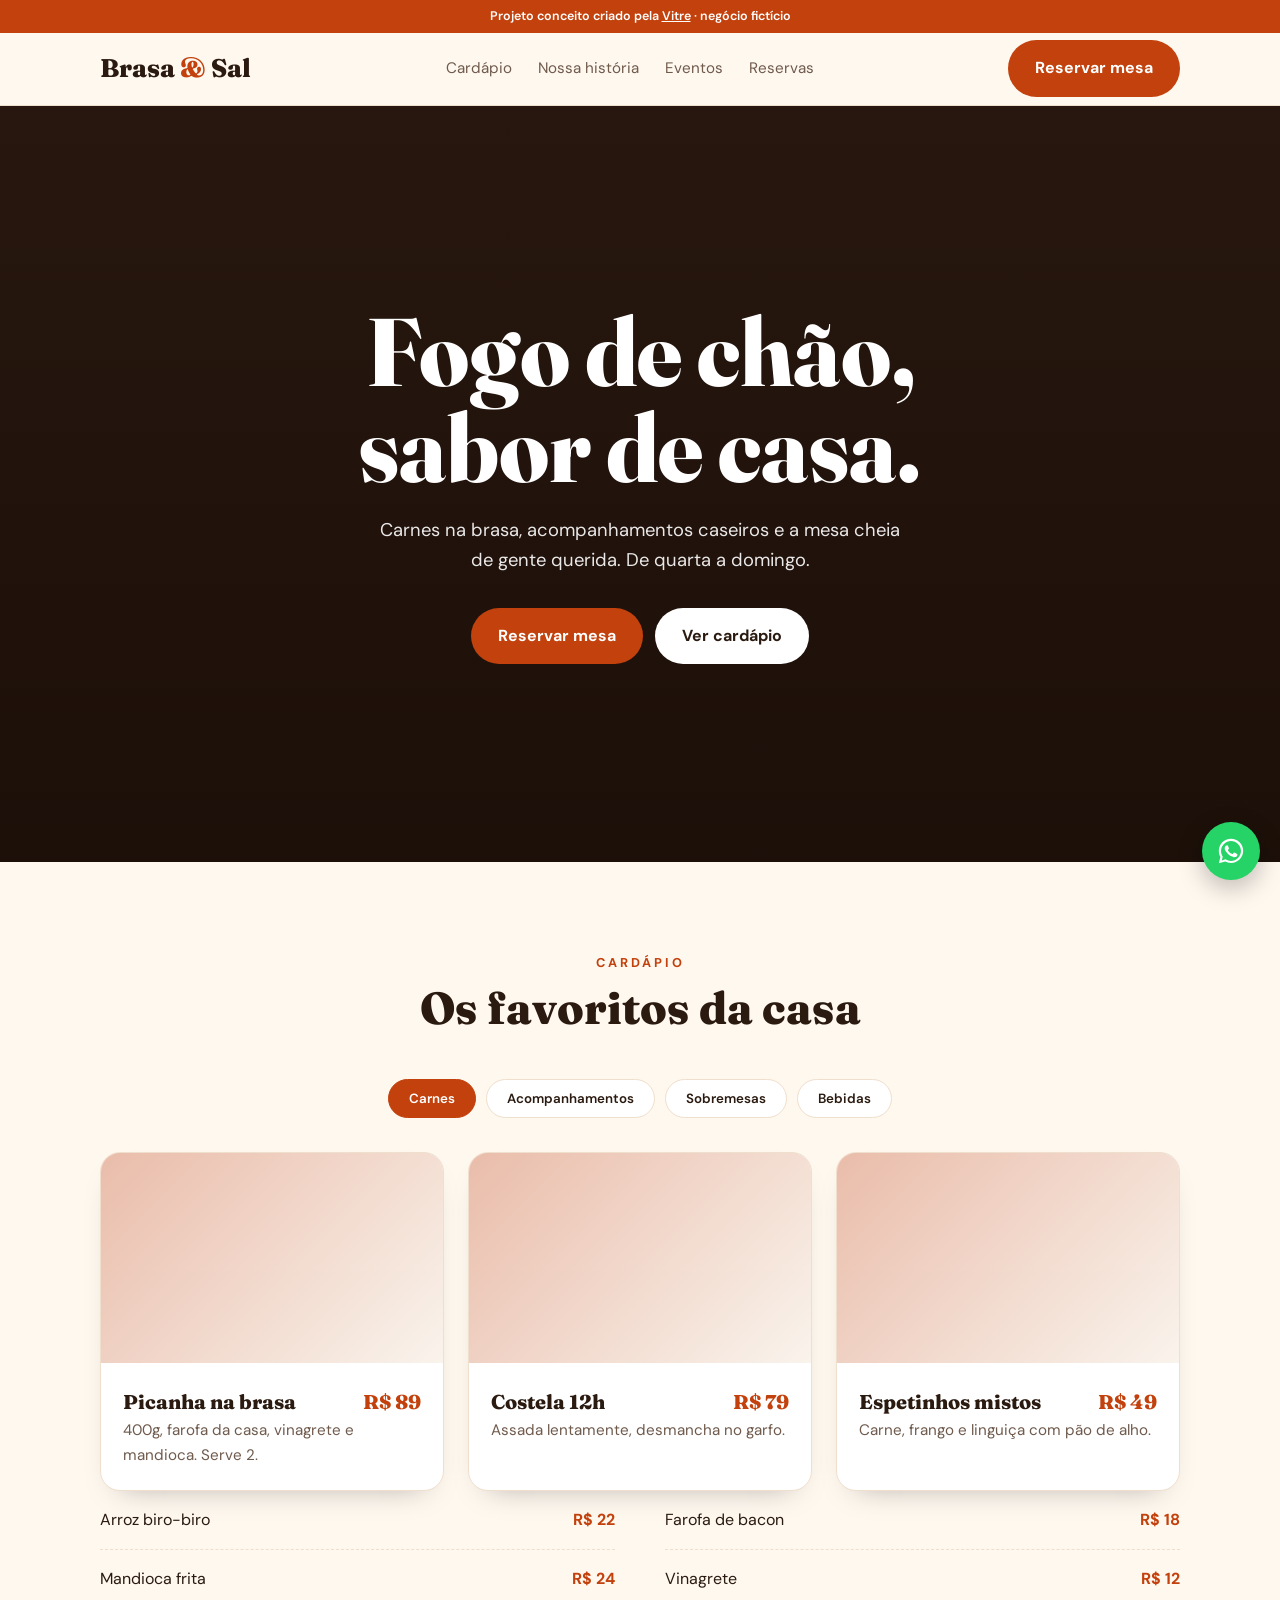
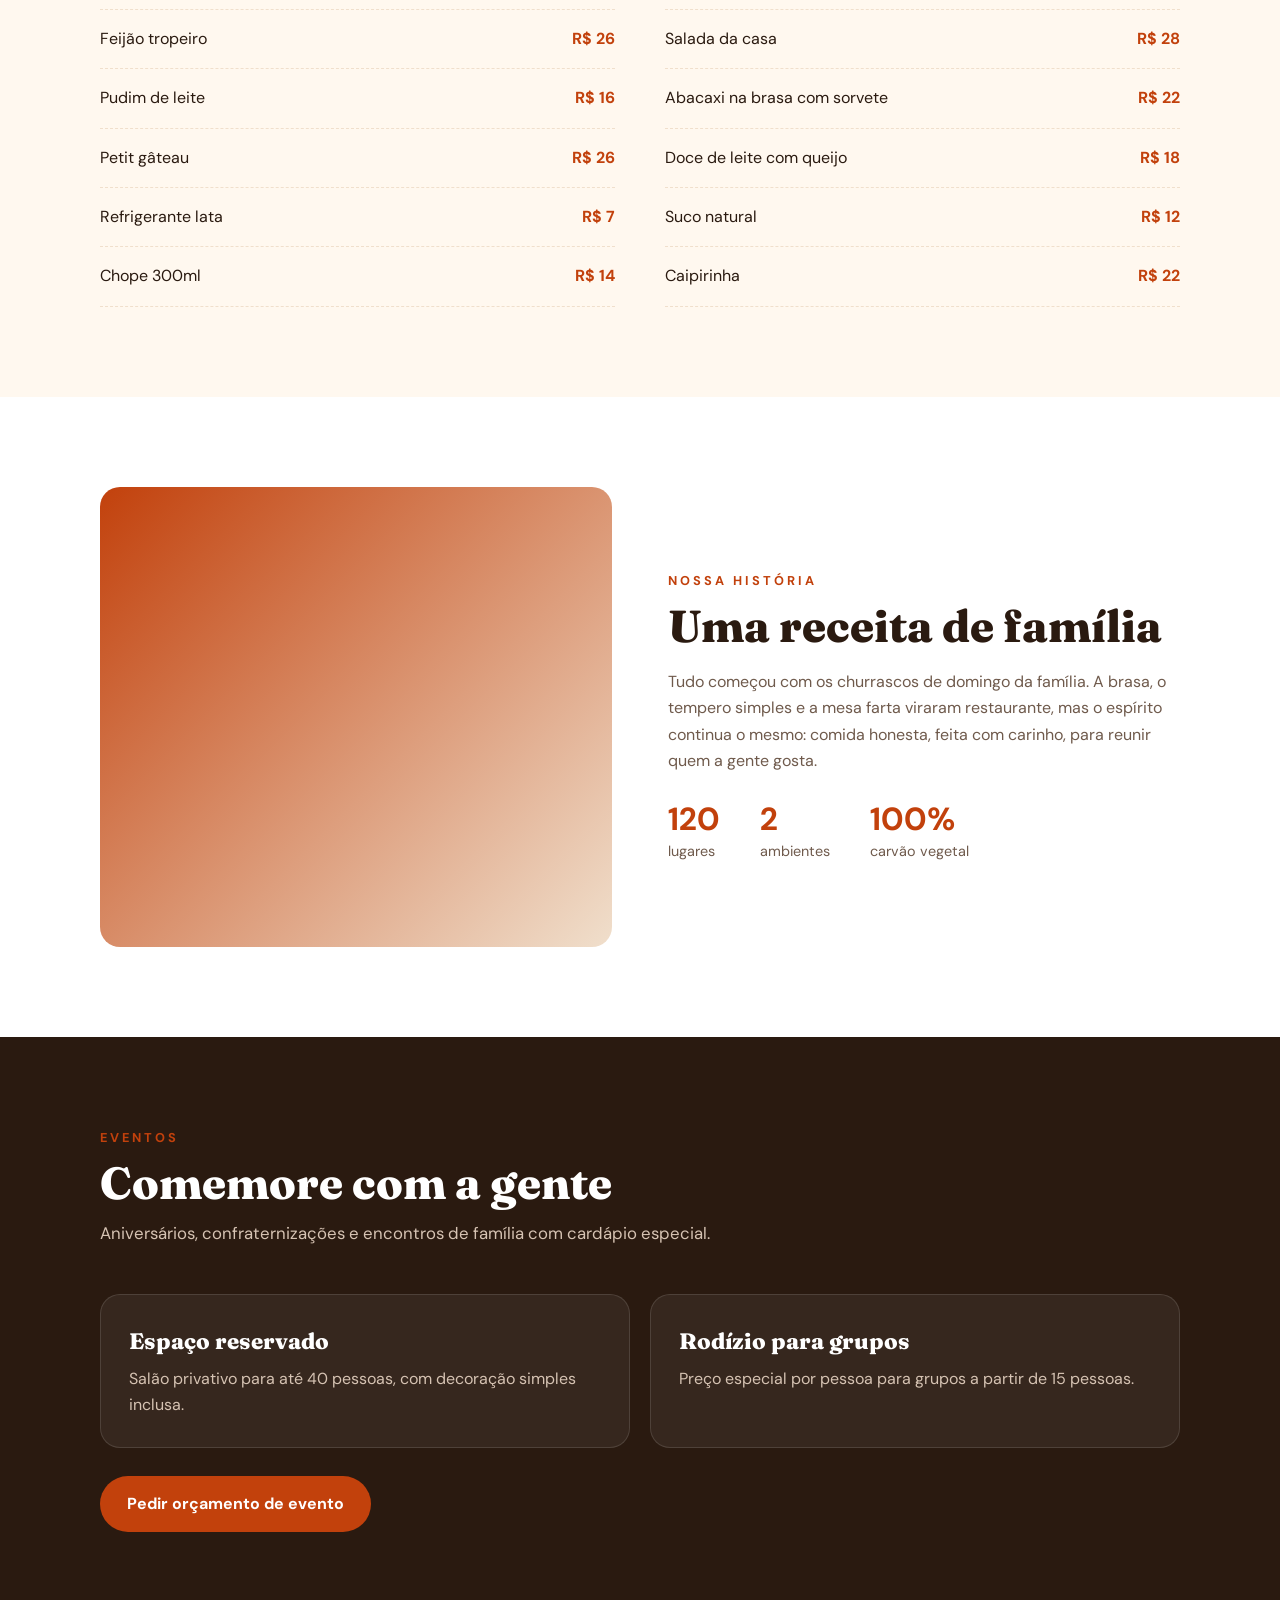
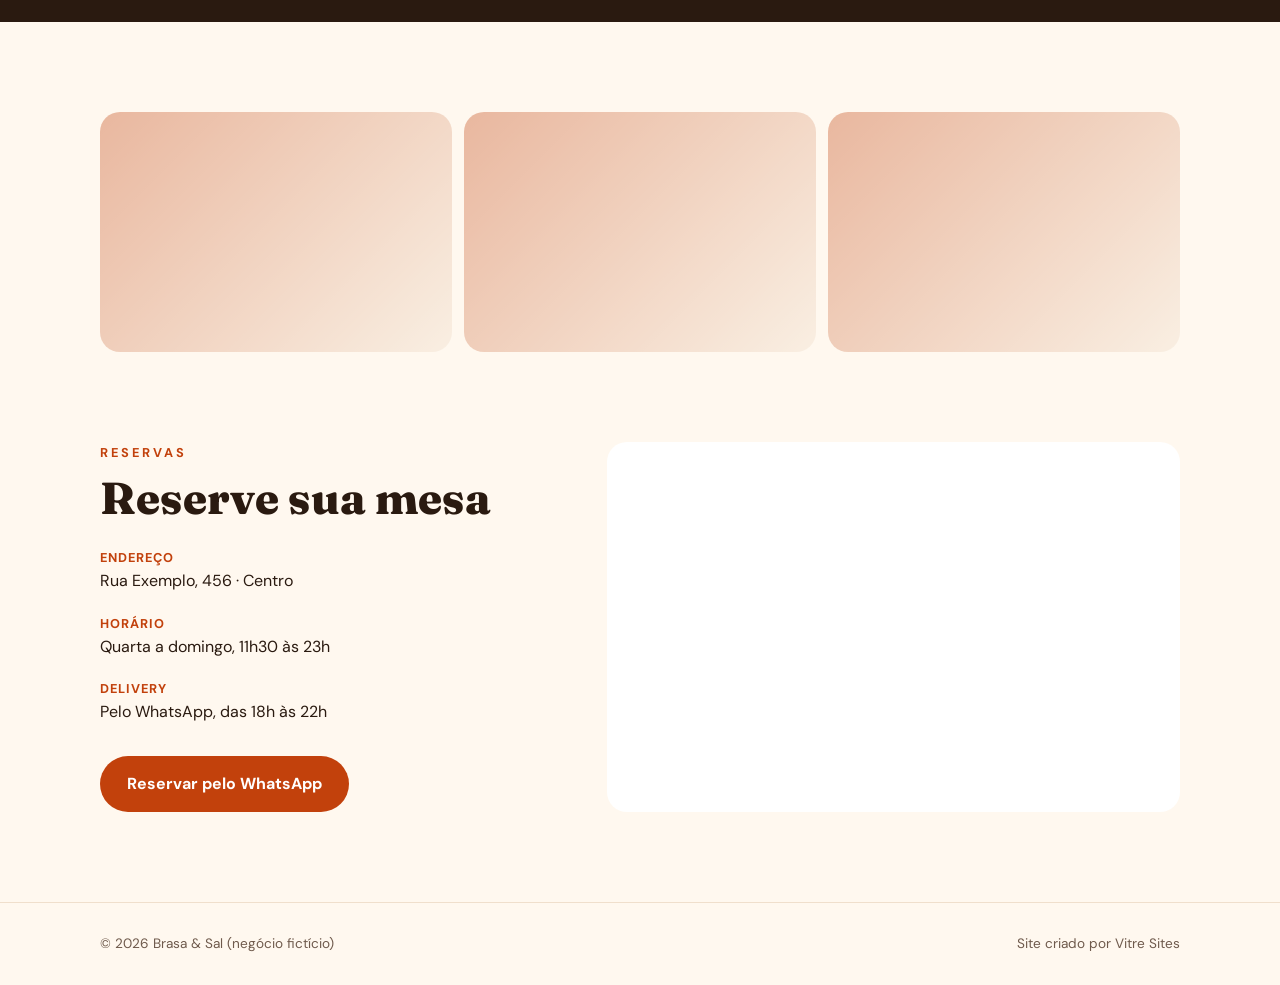
<file: modelos/restaurante.html>
<!DOCTYPE html>
<html lang="pt-BR">
<head>
<meta charset="UTF-8"><meta name="viewport" content="width=device-width, initial-scale=1.0">
<title>Brasa & Sal | Projeto conceito Vitre</title>
<link href="https://fonts.googleapis.com/css2?family=Fraunces:opsz,wght@9..144,600;9..144,800&family=DM+Sans:wght@400;500;700&display=swap" rel="stylesheet">
<link rel="stylesheet" href="demo.css">
<style>
:root{--bg:#fff8ef;--header:rgba(255,248,239,.94);--card:#fff;--accent:#c2410c;--ink:#2a1a10;--muted:#6f5a4c;--line:#f0dfcc;--r:20px}
body{font-family:'DM Sans',sans-serif}
h1,h2,h3,.logo{font-family:Fraunces,serif;font-weight:800}
.logo{font-size:1.6rem}.logo span{color:var(--accent)}
.btn{border-radius:999px;font-weight:700}
.hero{min-height:84vh;color:#fff;background:linear-gradient(rgba(20,10,5,.5),rgba(20,10,5,.78)),url('https://images.unsplash.com/photo-1544025162-d76694265947?w=1600&q=70') center/cover,#3a2418;display:flex;align-items:center;text-align:center}
.hero .wrap{display:flex;flex-direction:column;align-items:center}
h1{font-size:clamp(3rem,8.5vw,6rem);line-height:1}
.hero p{font-size:1.15rem;opacity:.9;margin:20px 0 32px;max-width:540px}
.hero .acts{display:flex;gap:12px;flex-wrap:wrap;justify-content:center}
.btn.white{background:#fff;color:var(--ink)}
.tabs{display:flex;gap:10px;justify-content:center;flex-wrap:wrap;margin-bottom:34px}
.tab{border:1.5px solid var(--line);background:#fff;padding:10px 20px;border-radius:999px;font-weight:600;cursor:pointer;font-family:inherit;color:var(--ink)}
.tab.on{background:var(--accent);border-color:var(--accent);color:#fff}
.cat{display:none}.cat.on{display:grid}
.dish{padding:0;overflow:hidden;box-shadow:0 14px 30px -20px rgba(0,0,0,.35)}
.dish img{height:210px;border-radius:0}.dish div{padding:22px}
.dish h3{font-size:1.25rem;display:flex;justify-content:space-between;gap:12px}.dish h3 span{color:var(--accent);white-space:nowrap}
.dish p{color:var(--muted);font-size:.95rem}
.simple{display:grid;grid-template-columns:1fr 1fr;gap:0 50px}
.simple div{display:flex;justify-content:space-between;padding:16px 0;border-bottom:1px dashed var(--line)}
.simple b{color:var(--accent)}
.dark{background:var(--ink);color:#fff}.dark .muted{color:#d6c3b3}
.events{display:grid;grid-template-columns:1fr 1fr;gap:20px}
.events .card{background:rgba(255,255,255,.06);border-color:rgba(255,255,255,.12)}
.events h3{font-size:1.4rem;margin-bottom:6px}
.gal{display:grid;grid-template-columns:repeat(3,1fr);grid-auto-rows:240px;gap:12px}
.gal img{height:100%}
@media(max-width:900px){.simple,.events{grid-template-columns:1fr}.gal{grid-template-columns:1fr 1fr;grid-auto-rows:170px}}
</style>
</head>
<body data-nicho="restaurante">
<div class="demo">Projeto conceito criado pela <a href="../index.html">Vitre</a> · negócio fictício</div>
<header class="top"><div class="wrap">
  <a href="#" class="logo">Brasa <span>&</span> Sal</a>
  <nav><a href="#cardapio">Cardápio</a><a href="#sobre">Nossa história</a><a href="#eventos">Eventos</a><a href="#contato">Reservas</a></nav>
  <a class="btn fill wa hide-m" href="#">Reservar mesa</a>
  <button class="burger" aria-label="Abrir menu"><svg viewBox="0 0 24 24"><path d="M4 7h16M4 12h16M4 17h16"/></svg></button>
</div></header>

<section class="hero"><div class="wrap">
  <h1>Fogo de chão,<br>sabor de casa.</h1>
  <p>Carnes na brasa, acompanhamentos caseiros e a mesa cheia de gente querida. De quarta a domingo.</p>
  <div class="acts"><a class="btn fill wa" href="#">Reservar mesa</a><a class="btn white" href="#cardapio">Ver cardápio</a></div>
</div></section>

<section id="cardapio"><div class="wrap">
  <div class="head center rv"><span class="eyebrow">Cardápio</span><h2>Os favoritos da casa</h2></div>
  <div class="tabs" role="tablist">
    <button class="tab on" data-cat="carnes">Carnes</button><button class="tab" data-cat="acomp">Acompanhamentos</button><button class="tab" data-cat="sobremesas">Sobremesas</button><button class="tab" data-cat="bebidas">Bebidas</button>
  </div>
  <div class="cat g3 on" id="carnes">
    <div class="card dish"><img class="ph" src="https://images.unsplash.com/photo-1558030006-450675393462?w=600&q=70" alt=""><div><h3>Picanha na brasa <span>R$ 89</span></h3><p>400g, farofa da casa, vinagrete e mandioca. Serve 2.</p></div></div>
    <div class="card dish"><img class="ph" src="https://images.unsplash.com/photo-1529692236671-f1f6cf9683ba?w=600&q=70" alt=""><div><h3>Costela 12h <span>R$ 79</span></h3><p>Assada lentamente, desmancha no garfo.</p></div></div>
    <div class="card dish"><img class="ph" src="https://images.unsplash.com/photo-1555939594-58d7cb561ad1?w=600&q=70" alt=""><div><h3>Espetinhos mistos <span>R$ 49</span></h3><p>Carne, frango e linguiça com pão de alho.</p></div></div>
  </div>
  <div class="cat simple" id="acomp"><div><span>Arroz biro-biro</span><b>R$ 22</b></div><div><span>Farofa de bacon</span><b>R$ 18</b></div><div><span>Mandioca frita</span><b>R$ 24</b></div><div><span>Vinagrete</span><b>R$ 12</b></div><div><span>Feijão tropeiro</span><b>R$ 26</b></div><div><span>Salada da casa</span><b>R$ 28</b></div></div>
  <div class="cat simple" id="sobremesas"><div><span>Pudim de leite</span><b>R$ 16</b></div><div><span>Abacaxi na brasa com sorvete</span><b>R$ 22</b></div><div><span>Petit gâteau</span><b>R$ 26</b></div><div><span>Doce de leite com queijo</span><b>R$ 18</b></div></div>
  <div class="cat simple" id="bebidas"><div><span>Refrigerante lata</span><b>R$ 7</b></div><div><span>Suco natural</span><b>R$ 12</b></div><div><span>Chope 300ml</span><b>R$ 14</b></div><div><span>Caipirinha</span><b>R$ 22</b></div></div>
</div></section>

<section id="sobre" style="background:#fff"><div class="wrap g2">
  <img class="ph rv" style="height:460px" src="https://images.unsplash.com/photo-1414235077428-338989a2e8c0?w=900&q=70" alt="Salão do restaurante">
  <div class="rv"><span class="eyebrow">Nossa história</span><div class="head" style="margin-bottom:18px"><h2>Uma receita de família</h2></div><p class="muted">Tudo começou com os churrascos de domingo da família. A brasa, o tempero simples e a mesa farta viraram restaurante, mas o espírito continua o mesmo: comida honesta, feita com carinho, para reunir quem a gente gosta.</p><div class="stats"><div><b>120</b><span>lugares</span></div><div><b>2</b><span>ambientes</span></div><div><b>100%</b><span>carvão vegetal</span></div></div></div>
</div></section>

<section id="eventos" class="dark"><div class="wrap">
  <div class="head rv"><span class="eyebrow">Eventos</span><h2>Comemore com a gente</h2><p class="muted">Aniversários, confraternizações e encontros de família com cardápio especial.</p></div>
  <div class="events">
    <div class="card rv"><h3>Espaço reservado</h3><p class="muted">Salão privativo para até 40 pessoas, com decoração simples inclusa.</p></div>
    <div class="card rv"><h3>Rodízio para grupos</h3><p class="muted">Preço especial por pessoa para grupos a partir de 15 pessoas.</p></div>
  </div>
  <div style="margin-top:28px" class="rv"><a class="btn fill wa" href="#">Pedir orçamento de evento</a></div>
</div></section>

<section><div class="wrap">
  <div class="gal rv">
    <img class="ph" src="https://images.unsplash.com/photo-1517248135467-4c7edcad34c4?w=700&q=70" alt="">
    <img class="ph" src="https://images.unsplash.com/photo-1600891964092-4316c288032e?w=700&q=70" alt="">
    <img class="ph" src="https://images.unsplash.com/photo-1514933651103-005eec06c04b?w=700&q=70" alt="">
  </div>
</div></section>

<section id="contato" style="padding-top:0"><div class="wrap contact">
  <div class="rv"><span class="eyebrow">Reservas</span><div class="head" style="margin-bottom:0"><h2>Reserve sua mesa</h2></div>
    <ul><li><b>Endereço</b>Rua Exemplo, 456 · Centro</li><li><b>Horário</b>Quarta a domingo, 11h30 às 23h</li><li><b>Delivery</b>Pelo WhatsApp, das 18h às 22h</li></ul>
    <a class="btn fill wa" href="#">Reservar pelo WhatsApp</a></div>
  <iframe class="map rv" src="https://maps.google.com/maps?q=Bras%C3%ADlia%2C%20DF&z=13&output=embed" loading="lazy" title="Mapa"></iframe>
</div></section>

<footer class="foot"><div class="wrap"><span>© <span id="ano"></span> Brasa & Sal (negócio fictício)</span><span>Site criado por <a href="../index.html">Vitre Sites</a></span></div></footer>
<script src="demo.js"></script>
<script>
document.querySelectorAll(".tab").forEach(function(t){t.addEventListener("click",function(){
  document.querySelectorAll(".tab").forEach(function(x){x.classList.remove("on")});
  document.querySelectorAll(".cat").forEach(function(x){x.classList.remove("on")});
  t.classList.add("on");document.getElementById(t.dataset.cat).classList.add("on");
})});
</script>
</body>
</html>
</file>
<file: modelos/demo.css>
/* Estilos comuns dos modelos de demonstração da Vitre.
   Cada modelo define suas cores em :root (--bg, --ink, --muted, --accent, --card, --line). */
*{margin:0;padding:0;box-sizing:border-box}
html{scroll-behavior:smooth}
body{background:var(--bg);color:var(--ink);line-height:1.65;overflow-x:hidden}
a{color:inherit;text-decoration:none}
img{display:block;max-width:100%}
.wrap{max-width:1120px;margin:0 auto;padding:0 20px}
.demo{background:var(--accent);color:var(--on-accent,#fff);text-align:center;font-size:.78rem;font-weight:600;padding:6px 12px}
.demo a{text-decoration:underline}

header.top{position:sticky;top:0;z-index:40;background:var(--header,var(--bg));border-bottom:1px solid var(--line)}
header.top .wrap{display:flex;justify-content:space-between;align-items:center;height:72px;gap:20px}
header nav{display:flex;gap:26px;color:var(--muted);font-size:.95rem}
header nav a:hover{color:var(--accent)}
.burger{display:none;background:none;border:0;color:var(--ink);cursor:pointer;width:42px;height:42px}
.burger svg{width:26px;height:26px;stroke:currentColor;stroke-width:2;fill:none;stroke-linecap:round}

.btn{display:inline-flex;align-items:center;justify-content:center;gap:8px;padding:14px 26px;font-weight:600;transition:.2s;cursor:pointer;border-radius:var(--r,10px);border:1.5px solid transparent}
.btn.fill{background:var(--accent);color:var(--on-accent,#fff)}
.btn.fill:hover{filter:brightness(1.08);transform:translateY(-2px)}
.btn.line{border-color:currentColor}
.btn.line:hover{background:var(--accent);border-color:var(--accent);color:var(--on-accent,#fff)}

section{padding:90px 0}
.eyebrow{display:block;color:var(--accent);font-size:.8rem;font-weight:700;letter-spacing:3px;text-transform:uppercase;margin-bottom:10px}
.head{max-width:640px;margin-bottom:46px}
.head.center{text-align:center;margin-left:auto;margin-right:auto}
.head h2{font-size:clamp(1.9rem,4vw,2.8rem);line-height:1.12;margin-bottom:12px}
.head p{color:var(--muted);font-size:1.05rem}
.muted{color:var(--muted)}

.g2{display:grid;grid-template-columns:1fr 1fr;gap:56px;align-items:center}
.g3{display:grid;grid-template-columns:repeat(3,1fr);gap:24px}
.g4{display:grid;grid-template-columns:repeat(4,1fr);gap:22px}
.card{background:var(--card);border:1px solid var(--line);border-radius:var(--r,14px);padding:28px}
.ph{width:100%;object-fit:cover;background:linear-gradient(135deg,var(--accent),var(--line));border-radius:var(--r,14px)}
.img-off{opacity:.35}
.stats{display:flex;gap:40px;flex-wrap:wrap;margin-top:28px}
.stats b{display:block;font-size:2rem;color:var(--accent);line-height:1.1}
.stats span{color:var(--muted);font-size:.9rem}

.team img{height:300px;margin-bottom:16px}
.team h3{font-size:1.15rem}
.team p{color:var(--muted);font-size:.92rem}

.faq{max-width:780px;margin:0 auto}
.faq details{border-bottom:1px solid var(--line);padding:20px 4px}
.faq summary{font-weight:600;cursor:pointer;list-style:none;display:flex;justify-content:space-between;gap:16px}
.faq summary::-webkit-details-marker{display:none}
.faq summary::after{content:"+";color:var(--accent);font-size:1.4rem;line-height:1}
.faq details[open] summary::after{content:"–"}
.faq details p{color:var(--muted);margin-top:10px}

.contact{display:grid;grid-template-columns:1fr 1.2fr;gap:30px;align-items:stretch}
.contact ul{list-style:none;display:grid;gap:18px;margin:24px 0 30px}
.contact li b{display:block;font-size:.8rem;letter-spacing:1px;text-transform:uppercase;color:var(--accent)}
.map{width:100%;min-height:340px;border:0;border-radius:var(--r,14px);filter:var(--map-filter,none);background:var(--card)}

footer.foot{border-top:1px solid var(--line);padding:30px 0;color:var(--muted);font-size:.85rem}
footer.foot .wrap{display:flex;justify-content:space-between;gap:12px;flex-wrap:wrap}

.wa-float{position:fixed;right:20px;bottom:20px;width:58px;height:58px;border-radius:50%;background:#25d366;display:grid;place-items:center;box-shadow:0 8px 24px rgba(0,0,0,.25);z-index:60;transition:.2s}
.wa-float:hover{transform:scale(1.08)}
.wa-float svg{width:30px;height:30px;fill:#fff}

.rv{opacity:0;transform:translateY(24px);transition:opacity .7s ease,transform .7s ease}
.rv.on{opacity:1;transform:none}

@media (max-width:900px){
  .burger{display:block}
  header nav{display:none;position:absolute;top:100%;left:0;right:0;flex-direction:column;gap:0;background:var(--menu,var(--bg));box-shadow:0 18px 30px -18px rgba(0,0,0,.35);border-bottom:1px solid var(--line);padding:8px 20px 16px}
  header nav.open{display:flex}
  header nav a{padding:12px 0;border-bottom:1px solid var(--line)}
  header .btn.hide-m{display:none}
  .g2,.g3,.contact{grid-template-columns:1fr}
  .g4{grid-template-columns:1fr 1fr}
  section{padding:64px 0}
}
@media (max-width:520px){.g4{grid-template-columns:1fr}}
@media (prefers-reduced-motion:reduce){*{transition:none!important;animation:none!important}.rv{opacity:1;transform:none}}
</file>
